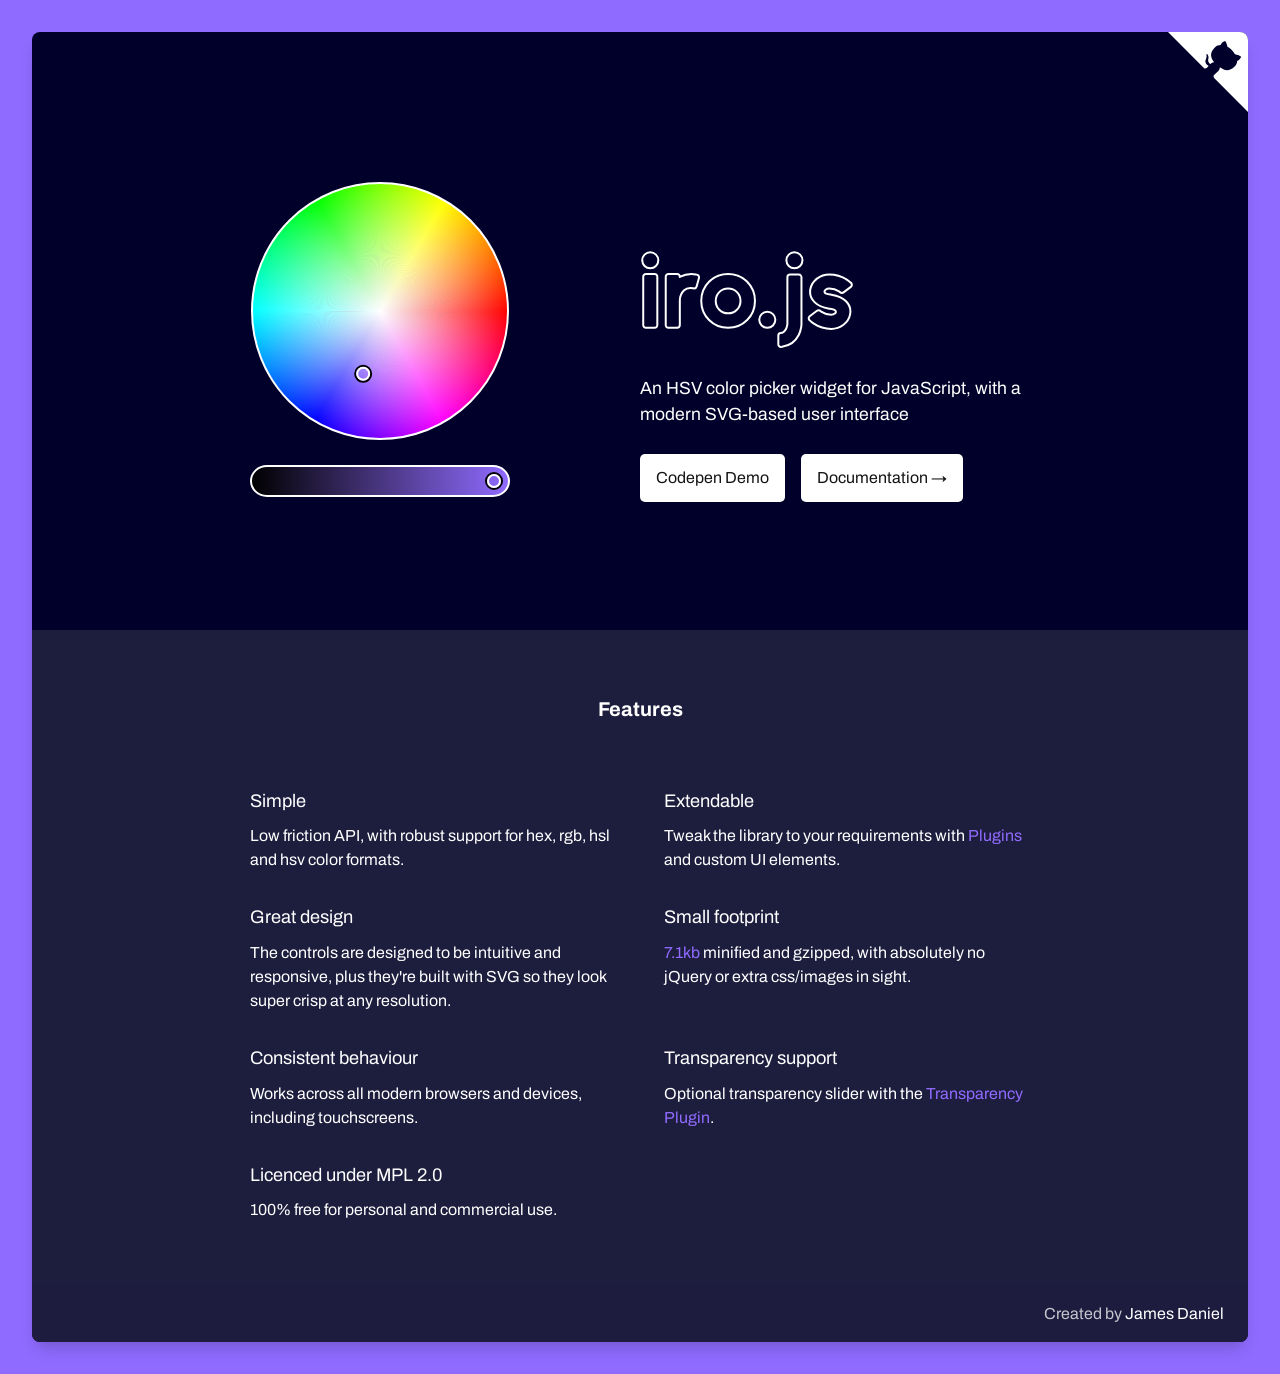
<file: index.html>
<!DOCTYPE html>
<html lang="en-US">
  <head>
    <meta charset="utf-8">
    <meta name="viewport" content="width=device-width,initial-scale=1">
    <title>iro.js</title>
    <meta name="description" content="An HSV color picker widget for JavaScript, with a modern SVG-based user interface">
    <link rel="icon" type="image/png" href="https://iro.js.org/assets/favicon.png?v=4">
  <meta name="twitter:card" content="summary_large_image">
  <meta property="og:type" content="website">
  <meta property="og:url" content="https://iro.js.org">
  <meta property="og:site_name" content="iro.js">
  <meta name="twitter:title" property="og:title" content="iro.js">
  <meta name="twitter:description" property="og:description" content="An HSV color picker widget for JavaScript, with a modern SVG-based user interface">
  <meta name="twitter:image" property="og:image" content="https://iro.js.org/assets/social.png">
  <meta name="twitter:image:width" property="og:image:width" content="800">
  <meta name="twitter:image:height" property="og:image:height" content="400">
    
    <link rel="preload" href="/assets/css/0.styles.011404db.css" as="style"><link rel="preload" href="/assets/js/app.963474a7.js" as="script"><link rel="prefetch" href="/assets/js/10.11a50fea.js"><link rel="prefetch" href="/assets/js/11.2411d5a8.js"><link rel="prefetch" href="/assets/js/12.0e6ae242.js"><link rel="prefetch" href="/assets/js/2.db370df3.js"><link rel="prefetch" href="/assets/js/3.f856b15b.js"><link rel="prefetch" href="/assets/js/4.0a1bdf28.js"><link rel="prefetch" href="/assets/js/5.7300db78.js"><link rel="prefetch" href="/assets/js/6.4fb3cd41.js"><link rel="prefetch" href="/assets/js/7.937e89c6.js"><link rel="prefetch" href="/assets/js/8.5c4d36a4.js"><link rel="prefetch" href="/assets/js/9.7cb41024.js">
    <link rel="stylesheet" href="/assets/css/0.styles.011404db.css">
  </head>
  <body>
    <div id="app" data-server-rendered="true"><div class="container no-sidebar"><!----> <div class="home"><div class="main"><div class="main__frame main__frame--left"></div> <div class="main__frame main__frame--right"></div> <div class="main__frame main__frame--top"></div> <div class="main__frame main__frame--bottom"></div> <div class="main__content"><a href="//github.com/jaames/iro.js" target="_blank" class="githubCorner"><svg xmlns="http://www.w3.org/2000/svg" viewBox="0 0 250 250" class="githubCorner__svg"><path d="M0 0l115 115h15l12 27 108 108V0z"></path><path d="M128 109c-15-9-9-19-9-19 3-7 2-11 2-11-1-7 3-2 3-2 4 5 2 11 2 11-3 10 5 15 9 16" class="octo-arm" style="-webkit-transform-origin:130px 106px;transform-origin:130px 106px;"></path><path d="M115 115s4 2 5 0l14-14c3-2 6-3 8-3-8-11-15-24 2-41 5-5 10-7 16-7 1-2 3-7 12-11 0 0 5 3 7 16 4 2 8 5 12 9s7 8 9 12c14 3 17 7 17 7-4 8-9 11-11 11 0 6-2 11-7 16-16 16-30 10-41 2 0 3-1 7-5 11l-12 11c-1 1 1 5 1 5z" class="octo-body"></path></svg></a> <div class="hero"><div class="hero__half intro"><svg xmlns="http://www.w3.org/2000/svg" viewBox="0 0 291 135" class="intro__logo logo"><g fill-rule="evenodd" transform="translate(3 3)"><path d="M10.866 21.787C4.865 21.787 0 16.91 0 10.894 0 4.877 4.865 0 10.866 0c6 0 10.866 4.877 10.866 10.894 0 6.016-4.865 10.893-10.866 10.893zm-9.508 76.53v-65.23a3.664 3.664 0 0 1 3.667-3.674h11.682a3.668 3.668 0 0 1 3.667 3.674v65.23a3.664 3.664 0 0 1-3.667 3.674H5.025a3.668 3.668 0 0 1-3.667-3.673zM31.747 98.361a3.669 3.669 0 0 0 3.666 3.676h11.683a3.664 3.664 0 0 0 3.666-3.657V64.953c0-6.005 2.213-10.077 5.832-13.555 2.954-2.839 6.785-3.542 11.677-2.791 1.352.207.733.13.733.13 1.97.448 3.999-.773 4.533-2.735l3.076-11.3a3.533 3.533 0 0 0-2.607-4.4s-.347-.122-1.74-.365c-8.314-1.445-14.947-.018-21.504 3.462v-.313a3.668 3.668 0 0 0-3.666-3.673H35.413a3.665 3.665 0 0 0-3.666 3.676v65.272zm47.947-32.59c0 20.287 16.02 36.357 36.258 36.357 20.239 0 36.272-16.072 36.272-36.358 0-20.362-15.843-36.357-36.265-36.357-20.421 0-36.265 15.995-36.265 36.357zm52.972 0c0 9.455-7.277 16.748-16.714 16.748-9.433 0-16.699-7.289-16.699-16.749 0-9.562 7.118-16.749 16.706-16.749s16.707 7.187 16.707 16.75z"></path><ellipse cx="168.869" cy="91.234" rx="10.866" ry="10.894"></ellipse><path d="M205.482 21.787c-6 0-10.866-4.877-10.866-10.893C194.616 4.877 199.481 0 205.482 0c6.001 0 10.866 4.877 10.866 10.894 0 6.016-4.865 10.893-10.866 10.893zm-9.507 74.894V33.897a3.667 3.667 0 0 1 3.666-3.667h11.682a3.664 3.664 0 0 1 3.667 3.667v62.784c0 .39-.018.934-.067 1.615a36.216 36.216 0 0 1-.402 3.356c-.57 3.431-1.602 6.878-3.251 10.185-4.288 8.598-11.852 14.423-22.398 15.832-1.636.219-1.464.142-1.464.142-2.019.12-3.658-1.457-3.658-3.487v-11.712c0-2.034 1.46-3.676 3.26-3.676 2.58 0 5.866-2.845 7.252-5.624.727-1.459 1.224-3.118 1.502-4.794.098-.588.16-1.123.21-1.837zM281.637 41.317c-1.694-1.694-3.154-2.815-5.482-4.358C269.591 32.61 261.67 30 252.525 30 240.195 30 229.1 38.508 227 49.703c-1.198 6.39.758 12.78 5.592 17.642 4.527 4.552 11.232 7.485 19.814 8.837 4.892.77 7.588 1.07 8.539 2.703.95 1.634.244 3.068-.88 3.933a7.969 7.969 0 0 1-4.825 1.65c-5.072 0-9.36-1.454-12.98-3.894a23.084 23.084 0 0 1-.704-.493c-.344-.25-.445-.378-.445-.378-1.5-1.362-4.025-1.478-5.646-.255l-9.337 7.045c-1.619 1.221-1.85 3.448-.49 4.944 0 0-.582-.568.515.534 1.706 1.714 3.173 2.858 5.498 4.425 6.609 4.454 14.52 7.136 23.59 7.136 12.21 0 23.263-8.515 25.412-19.653 1.233-6.388-.68-12.788-5.493-17.665-4.51-4.571-11.21-7.51-19.802-8.864-4.903-.773-7.86-1.07-8.81-2.703-.951-1.634-.091-3.068 1.02-3.92a8.186 8.186 0 0 1 4.956-1.663c5.235 0 9.564 1.425 13.144 3.798.313.208.614.419.902.631.836.617.092.07.092.07 1.498 1.36 4.022 1.478 5.646.258l9.348-7.03c1.62-1.218 1.854-3.445.495-4.941 0 0 .58.563-.515-.533z"></path></g></svg> <h3 class="intro__sub">An HSV color picker widget for JavaScript, with a modern SVG-based user interface</h3> <div class="intro__buttons"><a href="//codepen.io/rakujira/pen/WZOeNq?editors=0010" target="_blank" class="button button--invert">Codepen Demo</a> <a href="/introduction.html" class="button button--invert">Documentation →</a></div></div> <div class="hero__half demo"><div></div></div></div> <div class="features"><h3 class="features__title">Features</h3> <ul class="features__list"><li class="features__item"><h4>Simple</h4> <p>Low friction API, with robust support for hex, rgb, hsl and hsv color formats.</p></li> <li class="features__item"><h4>Extendable</h4> <p>Tweak the library to your requirements with <a href="/plugins.html">Plugins</a> and custom UI elements.</p></li> <li class="features__item"><h4>Great design</h4> <p>The controls are designed to be intuitive and responsive, plus they're built with SVG so they look super crisp at any resolution.</p></li> <li class="features__item"><h4>Small footprint</h4> <p><a href="https://bundlephobia.com/result?p=@jaames/iro" target="blank">7.1kb</a> minified and gzipped, with absolutely no jQuery or extra css/images in sight.</p></li> <li class="features__item"><h4>Consistent behaviour</h4> <p>Works across all modern browsers and devices, including touchscreens.</p></li> <li class="features__item"><h4>Transparency support</h4> <p>Optional transparency slider with the <a href="https://github.com/jaames/iro-transparency-plugin" target="blank">Transparency Plugin</a>.</p></li> <li class="features__item"><h4>Licenced under MPL 2.0</h4> <p>100% free for personal and commercial use.</p></li></ul></div> <div class="main__foot">Created by <a href="//jamesdaniel.dev">James Daniel</a></div></div></div></div> <!----></div></div>
    <script src="/assets/js/app.963474a7.js" defer></script>
  </body>
</html>
</file>
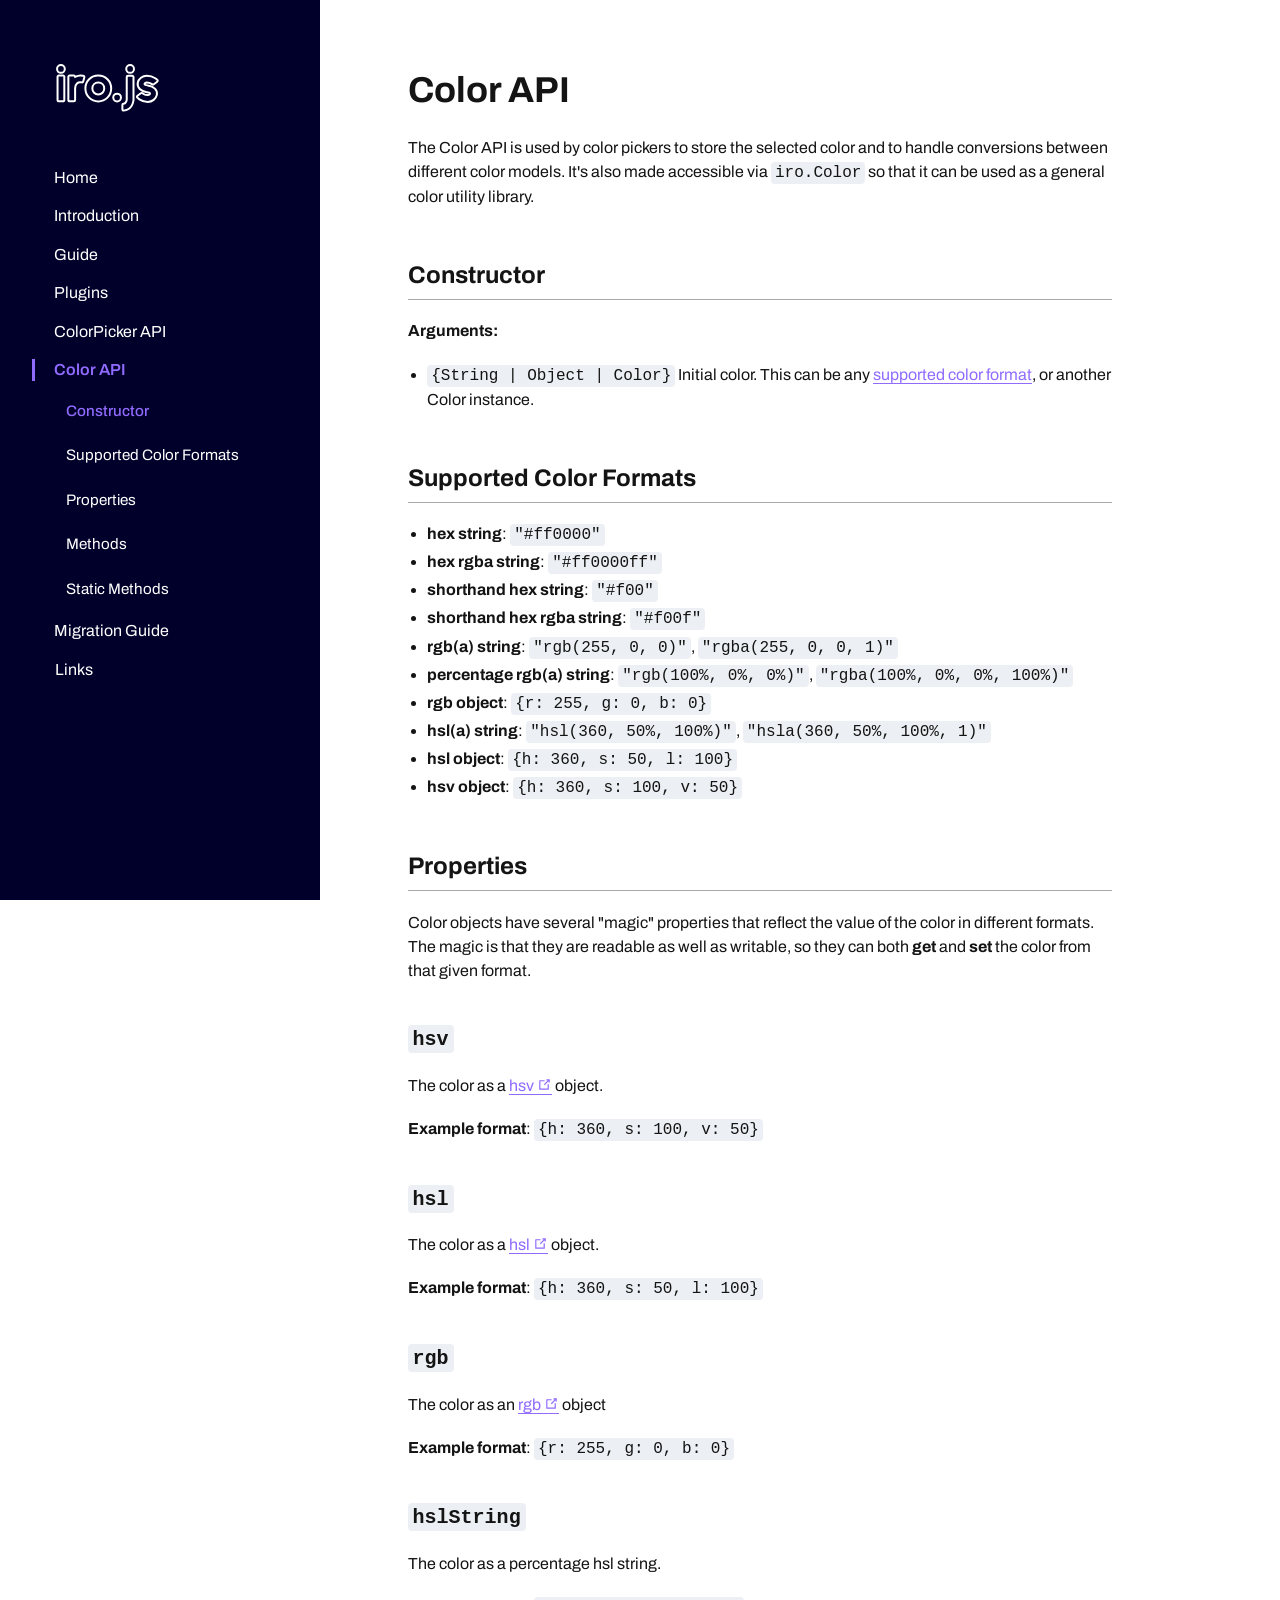
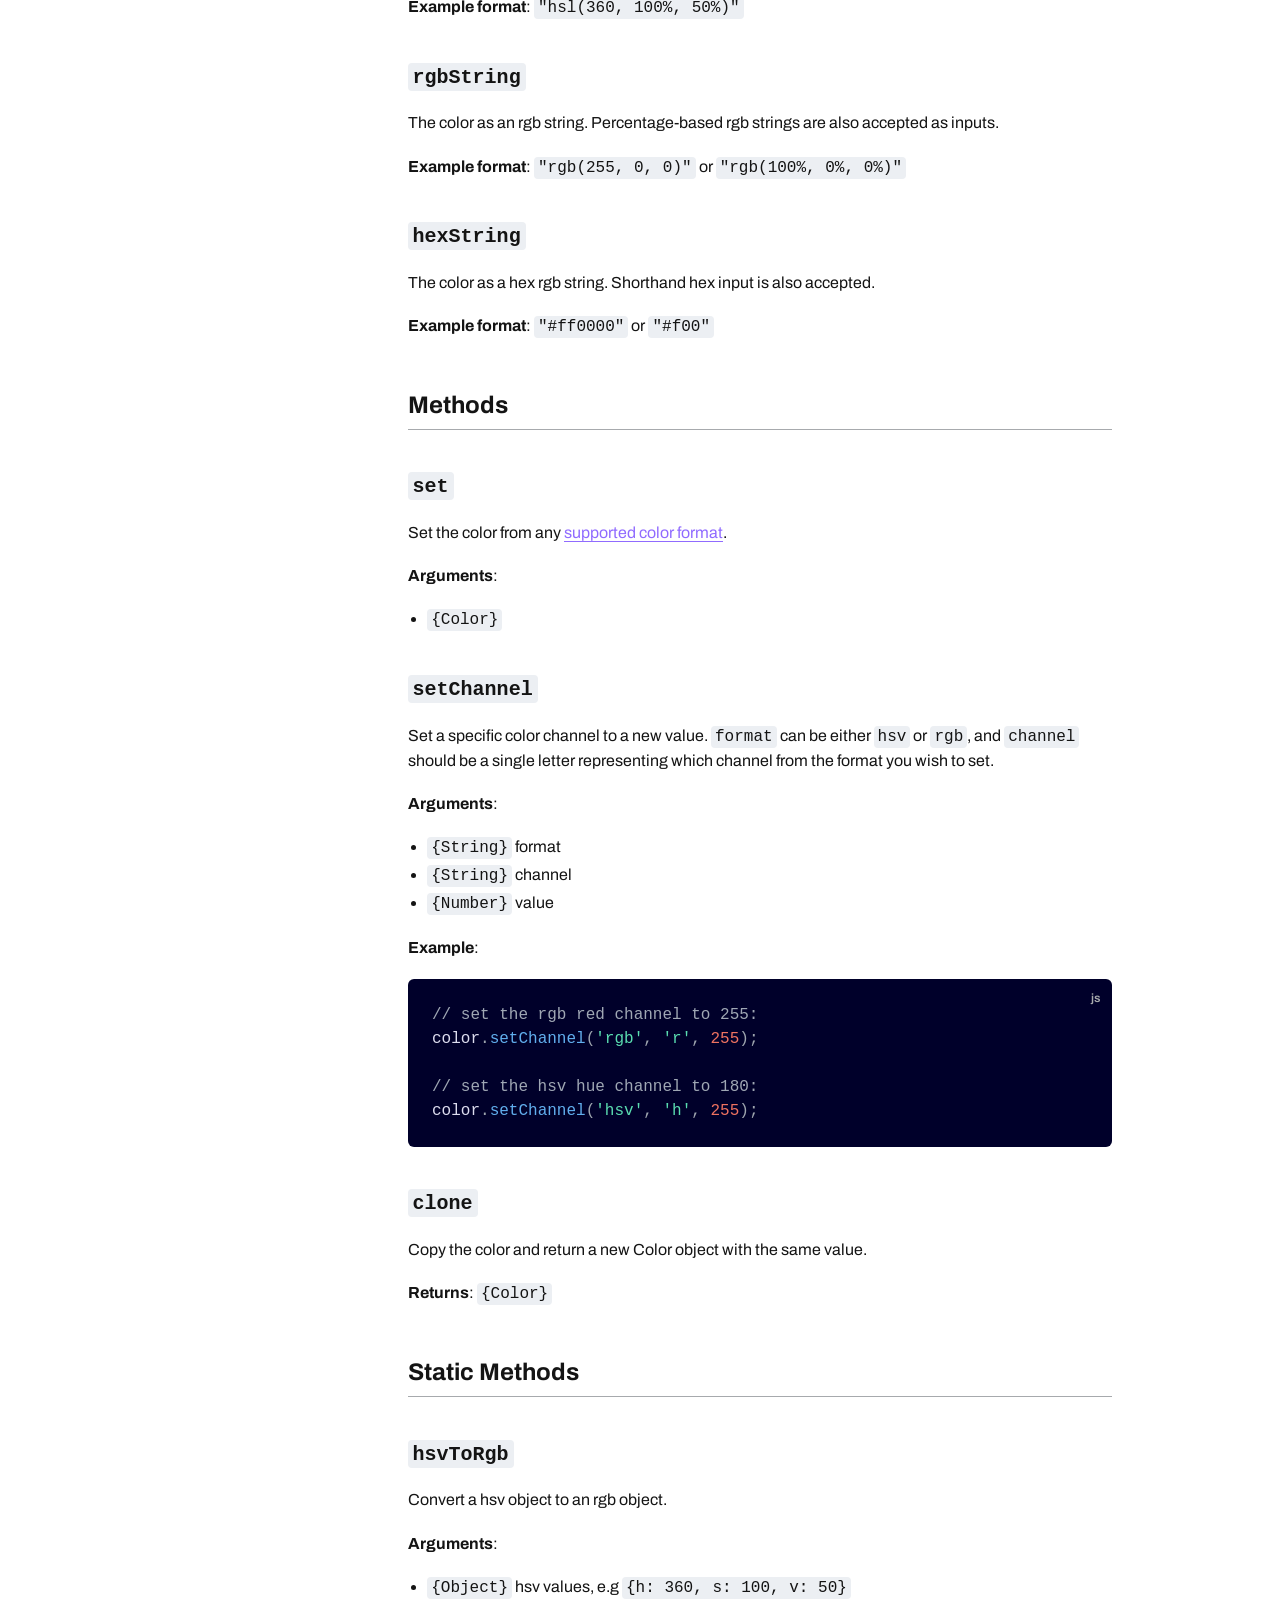
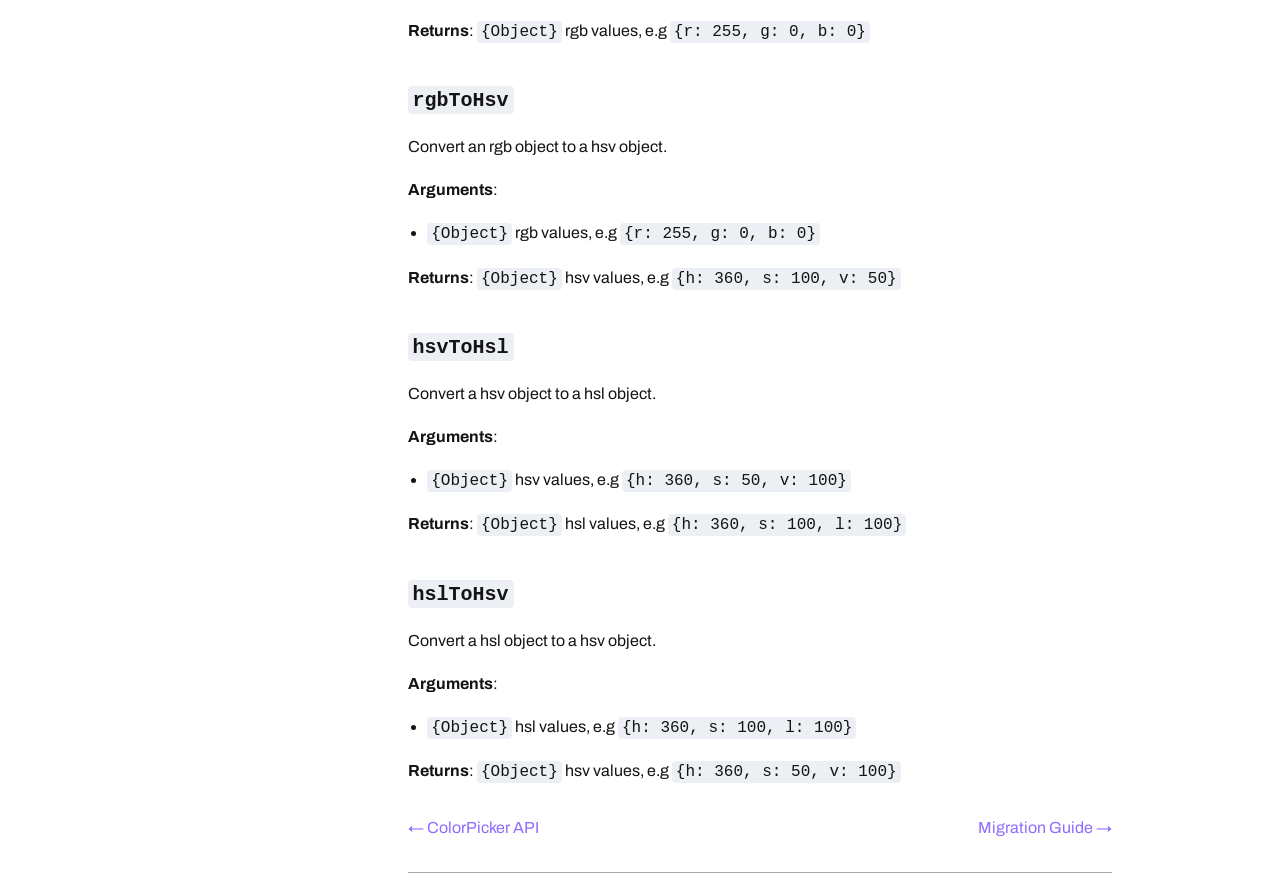
<file: color_api.html>
<!DOCTYPE html>
<html lang="en-US">
  <head>
    <meta charset="utf-8">
    <meta name="viewport" content="width=device-width,initial-scale=1">
    <title>Color API | iro.js</title>
    <meta name="description" content="An HSV color picker widget for JavaScript, with a modern SVG-based user interface">
    <link rel="icon" type="image/png" href="https://iro.js.org/assets/favicon.png?v=4">
  <meta name="twitter:card" content="summary_large_image">
  <meta property="og:type" content="website">
  <meta property="og:url" content="https://iro.js.org">
  <meta property="og:site_name" content="iro.js">
  <meta name="twitter:title" property="og:title" content="iro.js">
  <meta name="twitter:description" property="og:description" content="An HSV color picker widget for JavaScript, with a modern SVG-based user interface">
  <meta name="twitter:image" property="og:image" content="https://iro.js.org/assets/social.png">
  <meta name="twitter:image:width" property="og:image:width" content="800">
  <meta name="twitter:image:height" property="og:image:height" content="400">
    
    <link rel="preload" href="/assets/css/0.styles.011404db.css" as="style"><link rel="preload" href="/assets/js/app.963474a7.js" as="script"><link rel="preload" href="/assets/js/5.7300db78.js" as="script"><link rel="prefetch" href="/assets/js/10.11a50fea.js"><link rel="prefetch" href="/assets/js/11.2411d5a8.js"><link rel="prefetch" href="/assets/js/12.0e6ae242.js"><link rel="prefetch" href="/assets/js/2.db370df3.js"><link rel="prefetch" href="/assets/js/3.f856b15b.js"><link rel="prefetch" href="/assets/js/4.0a1bdf28.js"><link rel="prefetch" href="/assets/js/6.4fb3cd41.js"><link rel="prefetch" href="/assets/js/7.937e89c6.js"><link rel="prefetch" href="/assets/js/8.5c4d36a4.js"><link rel="prefetch" href="/assets/js/9.7cb41024.js">
    <link rel="stylesheet" href="/assets/css/0.styles.011404db.css">
  </head>
  <body>
    <div id="app" data-server-rendered="true"><div class="container"><div class="sidebar"><div class="sidebar__head"><div class="sidebar__toggle"><span class="menuIcon"></span></div> <svg xmlns="http://www.w3.org/2000/svg" viewBox="0 0 291 135" class="logo"><g fill-rule="evenodd" transform="translate(3 3)"><path d="M10.866 21.787C4.865 21.787 0 16.91 0 10.894 0 4.877 4.865 0 10.866 0c6 0 10.866 4.877 10.866 10.894 0 6.016-4.865 10.893-10.866 10.893zm-9.508 76.53v-65.23a3.664 3.664 0 0 1 3.667-3.674h11.682a3.668 3.668 0 0 1 3.667 3.674v65.23a3.664 3.664 0 0 1-3.667 3.674H5.025a3.668 3.668 0 0 1-3.667-3.673zM31.747 98.361a3.669 3.669 0 0 0 3.666 3.676h11.683a3.664 3.664 0 0 0 3.666-3.657V64.953c0-6.005 2.213-10.077 5.832-13.555 2.954-2.839 6.785-3.542 11.677-2.791 1.352.207.733.13.733.13 1.97.448 3.999-.773 4.533-2.735l3.076-11.3a3.533 3.533 0 0 0-2.607-4.4s-.347-.122-1.74-.365c-8.314-1.445-14.947-.018-21.504 3.462v-.313a3.668 3.668 0 0 0-3.666-3.673H35.413a3.665 3.665 0 0 0-3.666 3.676v65.272zm47.947-32.59c0 20.287 16.02 36.357 36.258 36.357 20.239 0 36.272-16.072 36.272-36.358 0-20.362-15.843-36.357-36.265-36.357-20.421 0-36.265 15.995-36.265 36.357zm52.972 0c0 9.455-7.277 16.748-16.714 16.748-9.433 0-16.699-7.289-16.699-16.749 0-9.562 7.118-16.749 16.706-16.749s16.707 7.187 16.707 16.75z"></path><ellipse cx="168.869" cy="91.234" rx="10.866" ry="10.894"></ellipse><path d="M205.482 21.787c-6 0-10.866-4.877-10.866-10.893C194.616 4.877 199.481 0 205.482 0c6.001 0 10.866 4.877 10.866 10.894 0 6.016-4.865 10.893-10.866 10.893zm-9.507 74.894V33.897a3.667 3.667 0 0 1 3.666-3.667h11.682a3.664 3.664 0 0 1 3.667 3.667v62.784c0 .39-.018.934-.067 1.615a36.216 36.216 0 0 1-.402 3.356c-.57 3.431-1.602 6.878-3.251 10.185-4.288 8.598-11.852 14.423-22.398 15.832-1.636.219-1.464.142-1.464.142-2.019.12-3.658-1.457-3.658-3.487v-11.712c0-2.034 1.46-3.676 3.26-3.676 2.58 0 5.866-2.845 7.252-5.624.727-1.459 1.224-3.118 1.502-4.794.098-.588.16-1.123.21-1.837zM281.637 41.317c-1.694-1.694-3.154-2.815-5.482-4.358C269.591 32.61 261.67 30 252.525 30 240.195 30 229.1 38.508 227 49.703c-1.198 6.39.758 12.78 5.592 17.642 4.527 4.552 11.232 7.485 19.814 8.837 4.892.77 7.588 1.07 8.539 2.703.95 1.634.244 3.068-.88 3.933a7.969 7.969 0 0 1-4.825 1.65c-5.072 0-9.36-1.454-12.98-3.894a23.084 23.084 0 0 1-.704-.493c-.344-.25-.445-.378-.445-.378-1.5-1.362-4.025-1.478-5.646-.255l-9.337 7.045c-1.619 1.221-1.85 3.448-.49 4.944 0 0-.582-.568.515.534 1.706 1.714 3.173 2.858 5.498 4.425 6.609 4.454 14.52 7.136 23.59 7.136 12.21 0 23.263-8.515 25.412-19.653 1.233-6.388-.68-12.788-5.493-17.665-4.51-4.571-11.21-7.51-19.802-8.864-4.903-.773-7.86-1.07-8.81-2.703-.951-1.634-.091-3.068 1.02-3.92a8.186 8.186 0 0 1 4.956-1.663c5.235 0 9.564 1.425 13.144 3.798.313.208.614.419.902.631.836.617.092.07.092.07 1.498 1.36 4.022 1.478 5.646.258l9.348-7.03c1.62-1.218 1.854-3.445.495-4.941 0 0 .58.563-.515-.533z"></path></g></svg></div> <div class="sidebar__body"><ul class="sidebar__inks"><li><a href="/" class="sidebar-link">Home</a></li><li><a href="/introduction.html" class="sidebar-link">Introduction</a></li><li><a href="/guide.html" class="sidebar-link">Guide</a></li><li><a href="/plugins.html" class="sidebar-link">Plugins</a></li><li><a href="/colorPicker_api.html" class="sidebar-link">ColorPicker API</a></li><li><a href="/color_api.html" class="active sidebar-link">Color API</a><ul class="sidebar-sub-headers"><li class="sidebar-sub-header"><a href="/color_api.html#constructor" class="sidebar-link">Constructor</a></li><li class="sidebar-sub-header"><a href="/color_api.html#supported-color-formats" class="sidebar-link">Supported Color Formats</a></li><li class="sidebar-sub-header"><a href="/color_api.html#properties" class="sidebar-link">Properties</a></li><li class="sidebar-sub-header"><a href="/color_api.html#methods" class="sidebar-link">Methods</a></li><li class="sidebar-sub-header"><a href="/color_api.html#static-methods" class="sidebar-link">Static Methods</a></li></ul></li><li><a href="/migrating.html" class="sidebar-link">Migration Guide</a></li><li><div class="sidebar-group collapsable"><p class="sidebar-heading"><span>Links</span></p> <!----></div></li></ul></div></div> <div class="page"> <h1 class="title">Color API</h1> <div class="content markdown"><p>The Color API is used by color pickers to store the selected color and to handle conversions between different color models. It's also made accessible via <code>iro.Color</code> so that it can be used as a general color utility library.</p> <h2 id="constructor"><a href="#constructor" aria-hidden="true" class="header-anchor">#</a> Constructor</h2> <p><strong>Arguments:</strong></p> <ul><li><code>{String | Object | Color}</code> Initial color. This can be any <a href="#supported-color-formats">supported color format</a>, or another Color instance.</li></ul> <h2 id="supported-color-formats"><a href="#supported-color-formats" aria-hidden="true" class="header-anchor">#</a> Supported Color Formats</h2> <ul><li><strong>hex string</strong>: <code>&quot;#ff0000&quot;</code></li> <li><strong>hex rgba string</strong>: <code>&quot;#ff0000ff&quot;</code></li> <li><strong>shorthand hex string</strong>: <code>&quot;#f00&quot;</code></li> <li><strong>shorthand hex rgba string</strong>: <code>&quot;#f00f&quot;</code></li> <li><strong>rgb(a) string</strong>: <code>&quot;rgb(255, 0, 0)&quot;</code>, <code>&quot;rgba(255, 0, 0, 1)&quot;</code></li> <li><strong>percentage rgb(a) string</strong>: <code>&quot;rgb(100%, 0%, 0%)&quot;</code>, <code>&quot;rgba(100%, 0%, 0%, 100%)&quot;</code></li> <li><strong>rgb object</strong>: <code>{r: 255, g: 0, b: 0}</code></li> <li><strong>hsl(a) string</strong>: <code>&quot;hsl(360, 50%, 100%)&quot;</code>, <code>&quot;hsla(360, 50%, 100%, 1)&quot;</code></li> <li><strong>hsl object</strong>: <code>{h: 360, s: 50, l: 100}</code></li> <li><strong>hsv object</strong>: <code>{h: 360, s: 100, v: 50}</code></li></ul> <h2 id="properties"><a href="#properties" aria-hidden="true" class="header-anchor">#</a> Properties</h2> <p>Color objects have several &quot;magic&quot; properties that reflect the value of the color in different formats. The magic is that they are readable as well as writable, so they can both <strong>get</strong> and <strong>set</strong> the color from that given format.</p> <h3 id="hsv"><a href="#hsv" aria-hidden="true" class="header-anchor">#</a> <code>hsv</code></h3> <p>The color as a <a href="https://www.wikiwand.com/en/HSL_and_HSV" target="_blank" rel="noopener noreferrer">hsv<svg xmlns="http://www.w3.org/2000/svg" aria-hidden="true" x="0px" y="0px" viewBox="0 0 100 100" width="15" height="15" class="icon outbound"><path fill="currentColor" d="M18.8,85.1h56l0,0c2.2,0,4-1.8,4-4v-32h-8v28h-48v-48h28v-8h-32l0,0c-2.2,0-4,1.8-4,4v56C14.8,83.3,16.6,85.1,18.8,85.1z"></path> <polygon fill="currentColor" points="45.7,48.7 51.3,54.3 77.2,28.5 77.2,37.2 85.2,37.2 85.2,14.9 62.8,14.9 62.8,22.9 71.5,22.9"></polygon></svg></a> object.</p> <p><strong>Example format</strong>: <code>{h: 360, s: 100, v: 50}</code></p> <h3 id="hsl"><a href="#hsl" aria-hidden="true" class="header-anchor">#</a> <code>hsl</code></h3> <p>The color as a <a href="https://www.wikiwand.com/en/HSL_and_HSV" target="_blank" rel="noopener noreferrer">hsl<svg xmlns="http://www.w3.org/2000/svg" aria-hidden="true" x="0px" y="0px" viewBox="0 0 100 100" width="15" height="15" class="icon outbound"><path fill="currentColor" d="M18.8,85.1h56l0,0c2.2,0,4-1.8,4-4v-32h-8v28h-48v-48h28v-8h-32l0,0c-2.2,0-4,1.8-4,4v56C14.8,83.3,16.6,85.1,18.8,85.1z"></path> <polygon fill="currentColor" points="45.7,48.7 51.3,54.3 77.2,28.5 77.2,37.2 85.2,37.2 85.2,14.9 62.8,14.9 62.8,22.9 71.5,22.9"></polygon></svg></a> object.</p> <p><strong>Example format</strong>: <code>{h: 360, s: 50, l: 100}</code></p> <h3 id="rgb"><a href="#rgb" aria-hidden="true" class="header-anchor">#</a> <code>rgb</code></h3> <p>The color as an <a href="https://www.wikiwand.com/en/RGB_color_model" target="_blank" rel="noopener noreferrer">rgb<svg xmlns="http://www.w3.org/2000/svg" aria-hidden="true" x="0px" y="0px" viewBox="0 0 100 100" width="15" height="15" class="icon outbound"><path fill="currentColor" d="M18.8,85.1h56l0,0c2.2,0,4-1.8,4-4v-32h-8v28h-48v-48h28v-8h-32l0,0c-2.2,0-4,1.8-4,4v56C14.8,83.3,16.6,85.1,18.8,85.1z"></path> <polygon fill="currentColor" points="45.7,48.7 51.3,54.3 77.2,28.5 77.2,37.2 85.2,37.2 85.2,14.9 62.8,14.9 62.8,22.9 71.5,22.9"></polygon></svg></a> object</p> <p><strong>Example format</strong>: <code>{r: 255, g: 0, b: 0}</code></p> <h3 id="hslstring"><a href="#hslstring" aria-hidden="true" class="header-anchor">#</a> <code>hslString</code></h3> <p>The color as a percentage hsl string.</p> <p><strong>Example format</strong>: <code>&quot;hsl(360, 100%, 50%)&quot;</code></p> <h3 id="rgbstring"><a href="#rgbstring" aria-hidden="true" class="header-anchor">#</a> <code>rgbString</code></h3> <p>The color as an rgb string. Percentage-based rgb strings are also accepted as inputs.</p> <p><strong>Example format</strong>: <code>&quot;rgb(255, 0, 0)&quot;</code> or <code>&quot;rgb(100%, 0%, 0%)&quot;</code></p> <h3 id="hexstring"><a href="#hexstring" aria-hidden="true" class="header-anchor">#</a> <code>hexString</code></h3> <p>The color as a hex rgb string. Shorthand hex input is also accepted.</p> <p><strong>Example format</strong>: <code>&quot;#ff0000&quot;</code> or <code>&quot;#f00&quot;</code></p> <h2 id="methods"><a href="#methods" aria-hidden="true" class="header-anchor">#</a> Methods</h2> <h3 id="set"><a href="#set" aria-hidden="true" class="header-anchor">#</a> <code>set</code></h3> <p>Set the color from any <a href="#supported-color-formats">supported color format</a>.</p> <p><strong>Arguments</strong>:</p> <ul><li><code>{Color}</code></li></ul> <h3 id="setchannel"><a href="#setchannel" aria-hidden="true" class="header-anchor">#</a> <code>setChannel</code></h3> <p>Set a specific color channel to a new value. <code>format</code> can be either <code>hsv</code> or <code>rgb</code>, and <code>channel</code> should be a single letter representing which channel from the format you wish to set.</p> <p><strong>Arguments</strong>:</p> <ul><li><code>{String}</code> format</li> <li><code>{String}</code> channel</li> <li><code>{Number}</code> value</li></ul> <p><strong>Example</strong>:</p> <div class="language-js extra-class"><pre class="language-js"><code><span class="token comment">// set the rgb red channel to 255:</span>
color<span class="token punctuation">.</span><span class="token function">setChannel</span><span class="token punctuation">(</span><span class="token string">'rgb'</span><span class="token punctuation">,</span> <span class="token string">'r'</span><span class="token punctuation">,</span> <span class="token number">255</span><span class="token punctuation">)</span><span class="token punctuation">;</span>

<span class="token comment">// set the hsv hue channel to 180:</span>
color<span class="token punctuation">.</span><span class="token function">setChannel</span><span class="token punctuation">(</span><span class="token string">'hsv'</span><span class="token punctuation">,</span> <span class="token string">'h'</span><span class="token punctuation">,</span> <span class="token number">255</span><span class="token punctuation">)</span><span class="token punctuation">;</span>
</code></pre></div><h3 id="clone"><a href="#clone" aria-hidden="true" class="header-anchor">#</a> <code>clone</code></h3> <p>Copy the color and return a new Color object with the same value.</p> <p><strong>Returns</strong>: <code>{Color}</code></p> <h2 id="static-methods"><a href="#static-methods" aria-hidden="true" class="header-anchor">#</a> Static Methods</h2> <h3 id="hsvtorgb"><a href="#hsvtorgb" aria-hidden="true" class="header-anchor">#</a> <code>hsvToRgb</code></h3> <p>Convert a hsv object to an rgb object.</p> <p><strong>Arguments</strong>:</p> <ul><li><code>{Object}</code> hsv values, e.g <code>{h: 360, s: 100, v: 50}</code></li></ul> <p><strong>Returns</strong>: <code>{Object}</code> rgb values, e.g <code>{r: 255, g: 0, b: 0}</code></p> <h3 id="rgbtohsv"><a href="#rgbtohsv" aria-hidden="true" class="header-anchor">#</a> <code>rgbToHsv</code></h3> <p>Convert an rgb object to a hsv object.</p> <p><strong>Arguments</strong>:</p> <ul><li><code>{Object}</code> rgb values, e.g <code>{r: 255, g: 0, b: 0}</code></li></ul> <p><strong>Returns</strong>: <code>{Object}</code> hsv values, e.g <code>{h: 360, s: 100, v: 50}</code></p> <h3 id="hsvtohsl"><a href="#hsvtohsl" aria-hidden="true" class="header-anchor">#</a> <code>hsvToHsl</code></h3> <p>Convert a hsv object to a hsl object.</p> <p><strong>Arguments</strong>:</p> <ul><li><code>{Object}</code> hsv values, e.g <code>{h: 360, s: 50, v: 100}</code></li></ul> <p><strong>Returns</strong>: <code>{Object}</code> hsl values, e.g <code>{h: 360, s: 100, l: 100}</code></p> <h3 id="hsltohsv"><a href="#hsltohsv" aria-hidden="true" class="header-anchor">#</a> <code>hslToHsv</code></h3> <p>Convert a hsl object to a hsv object.</p> <p><strong>Arguments</strong>:</p> <ul><li><code>{Object}</code> hsl values, e.g <code>{h: 360, s: 100, l: 100}</code></li></ul> <p><strong>Returns</strong>: <code>{Object}</code> hsv values, e.g <code>{h: 360, s: 50, v: 100}</code></p></div> <div class="pageNav"><a href="/colorPicker_api.html" class="pageNav__prev">
      ← ColorPicker API
    </a> <a href="/migrating.html" class="pageNav__next">
      Migration Guide →
    </a></div> <div class="pageFooter">
    Caught a mistake or want to contribute to the documentation?
    <a href="https://github.com/jaames/iro.js/edit/master/docs/color_api.md" target="_blank" rel="noopener noreferrer">
      Edit this page on GitHub<svg xmlns="http://www.w3.org/2000/svg" aria-hidden="true" x="0px" y="0px" viewBox="0 0 100 100" width="15" height="15" class="icon outbound"><path fill="currentColor" d="M18.8,85.1h56l0,0c2.2,0,4-1.8,4-4v-32h-8v28h-48v-48h28v-8h-32l0,0c-2.2,0-4,1.8-4,4v56C14.8,83.3,16.6,85.1,18.8,85.1z"></path> <polygon fill="currentColor" points="45.7,48.7 51.3,54.3 77.2,28.5 77.2,37.2 85.2,37.2 85.2,14.9 62.8,14.9 62.8,22.9 71.5,22.9"></polygon></svg></a></div> </div> <!----></div></div>
    <script src="/assets/js/5.7300db78.js" defer></script><script src="/assets/js/app.963474a7.js" defer></script>
  </body>
</html>
</file>
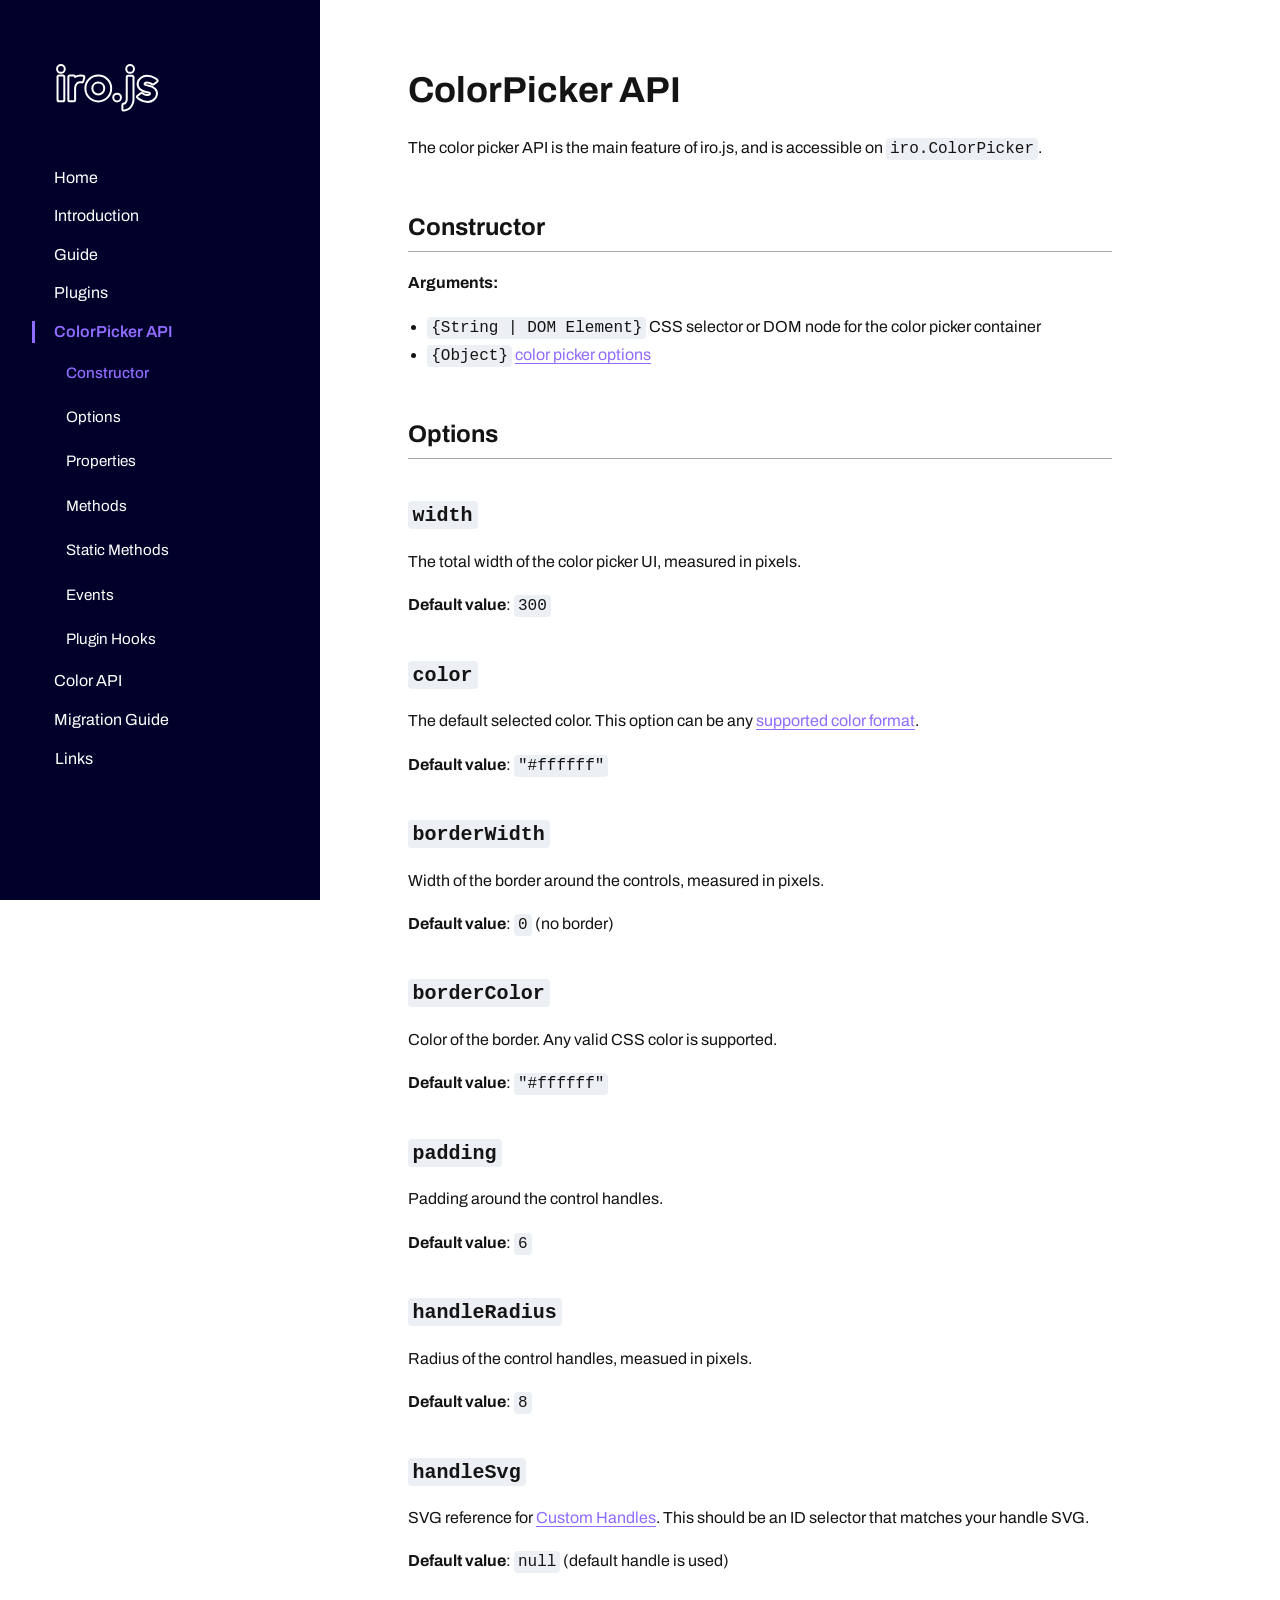
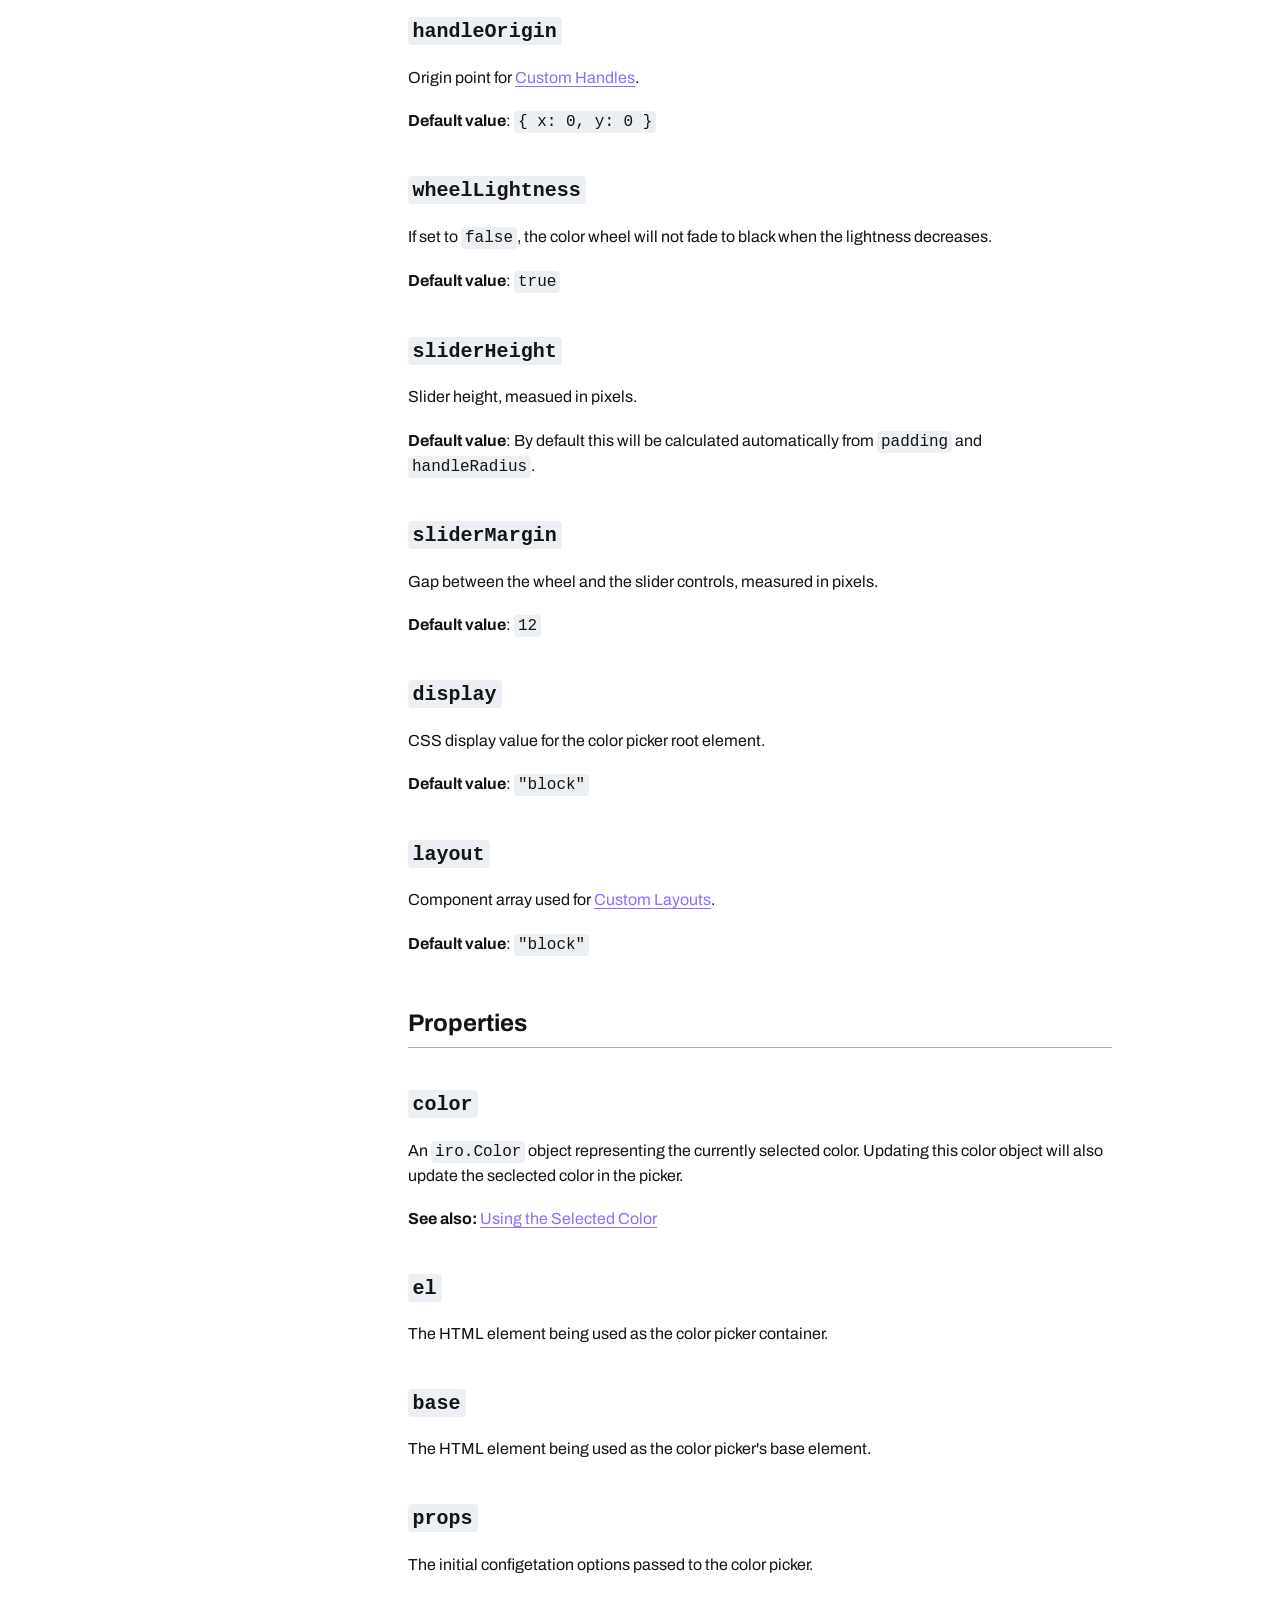
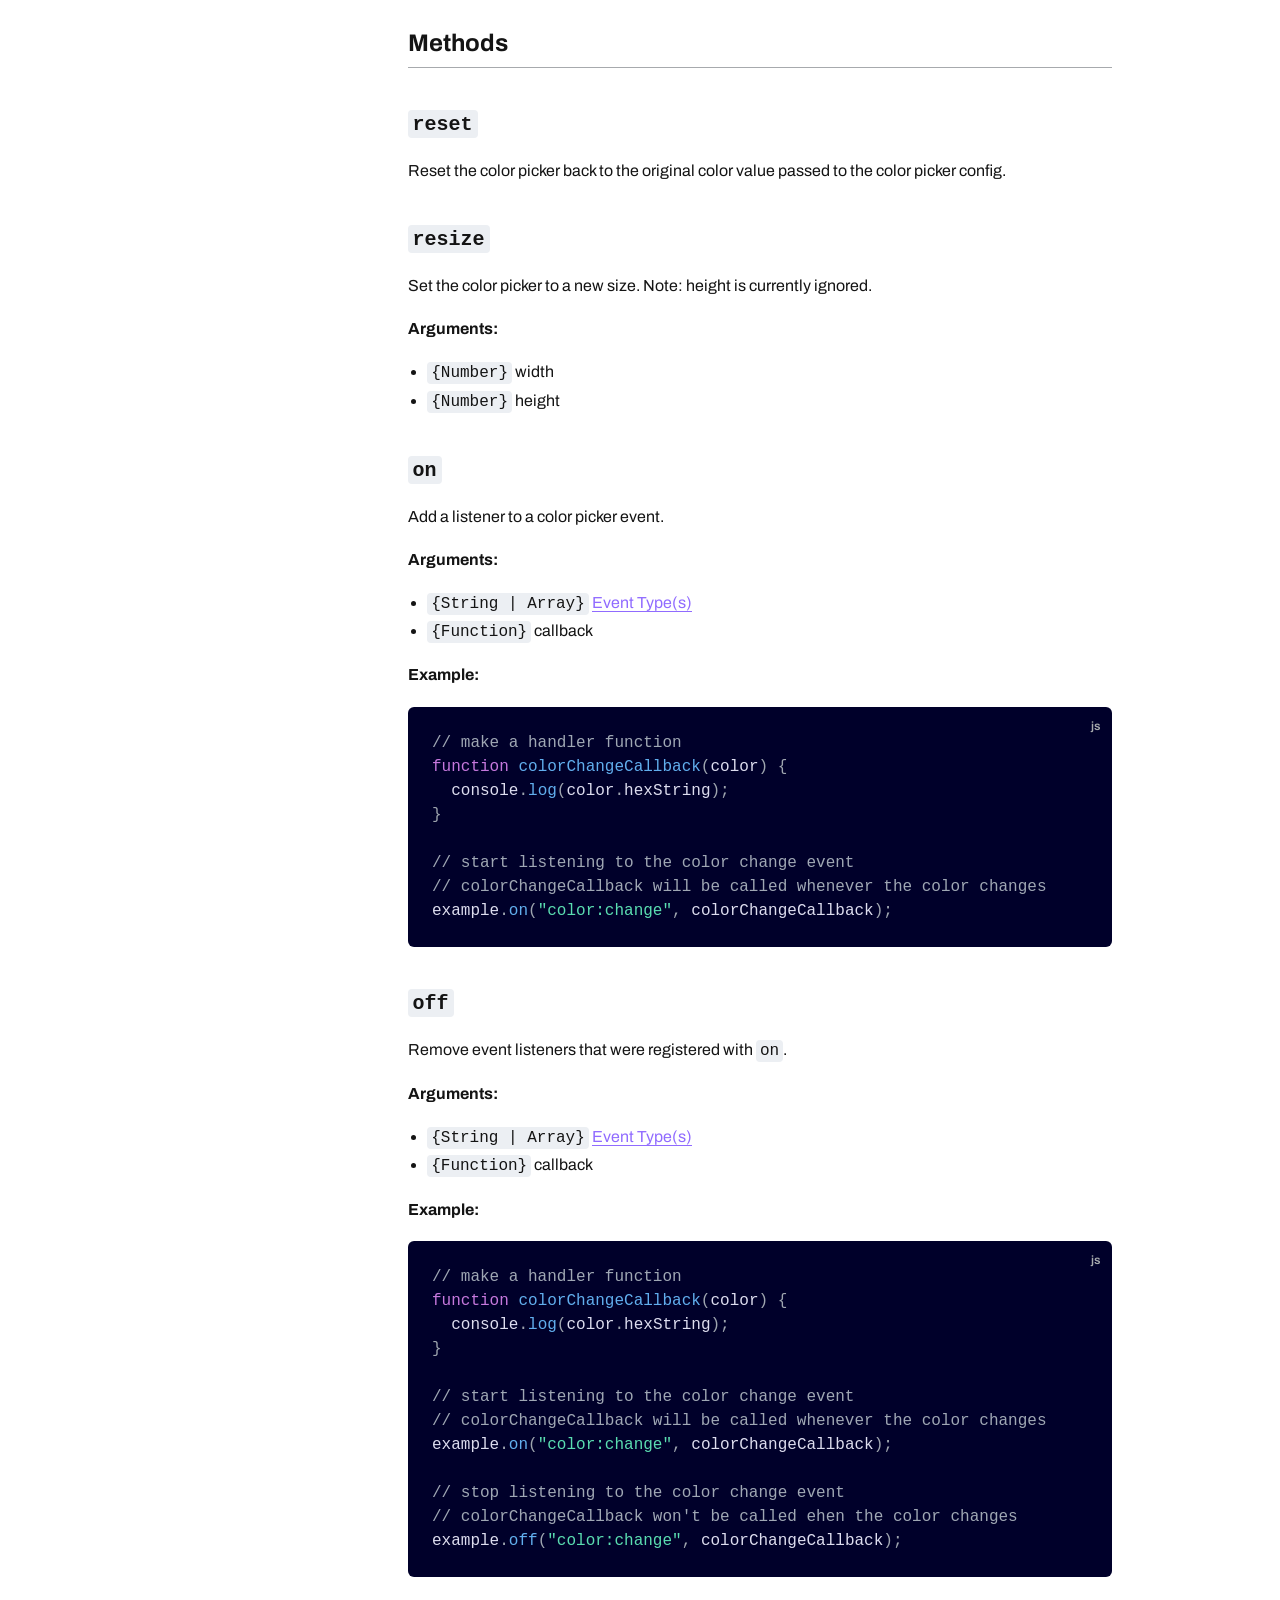
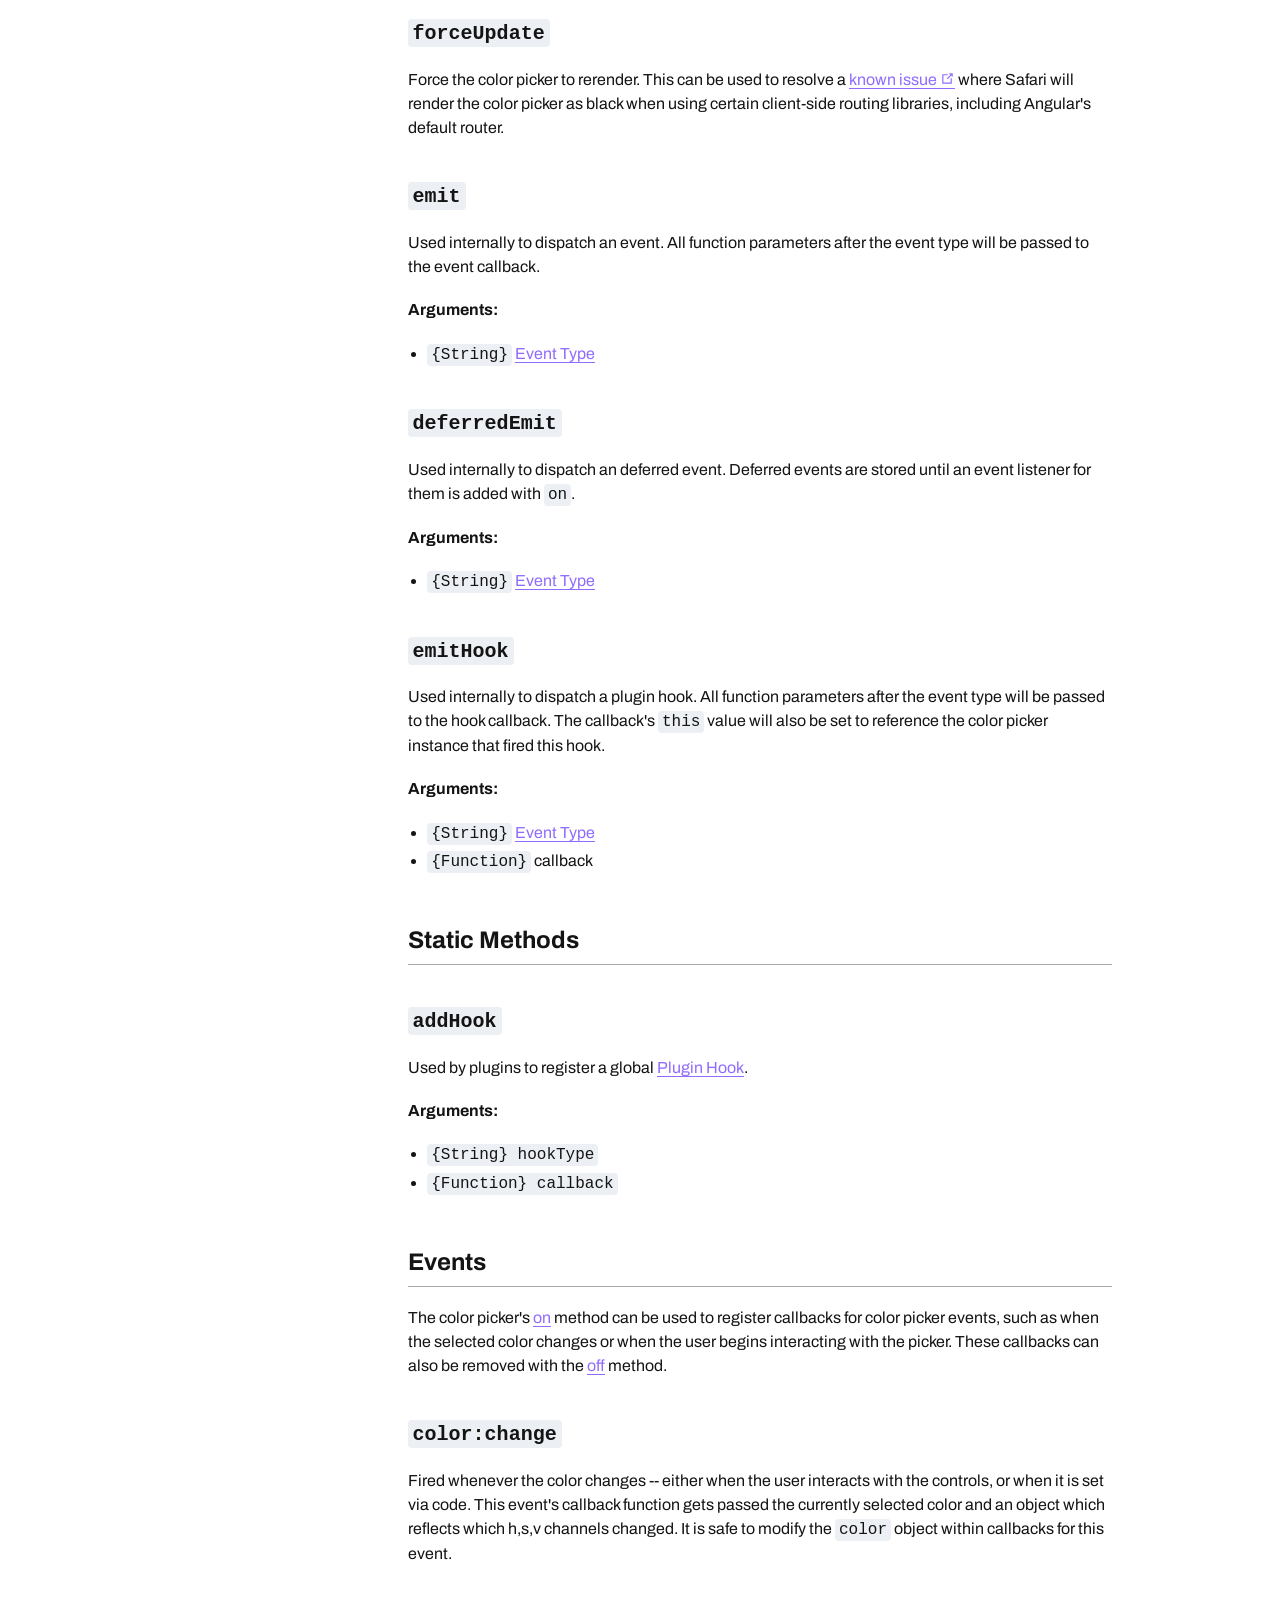
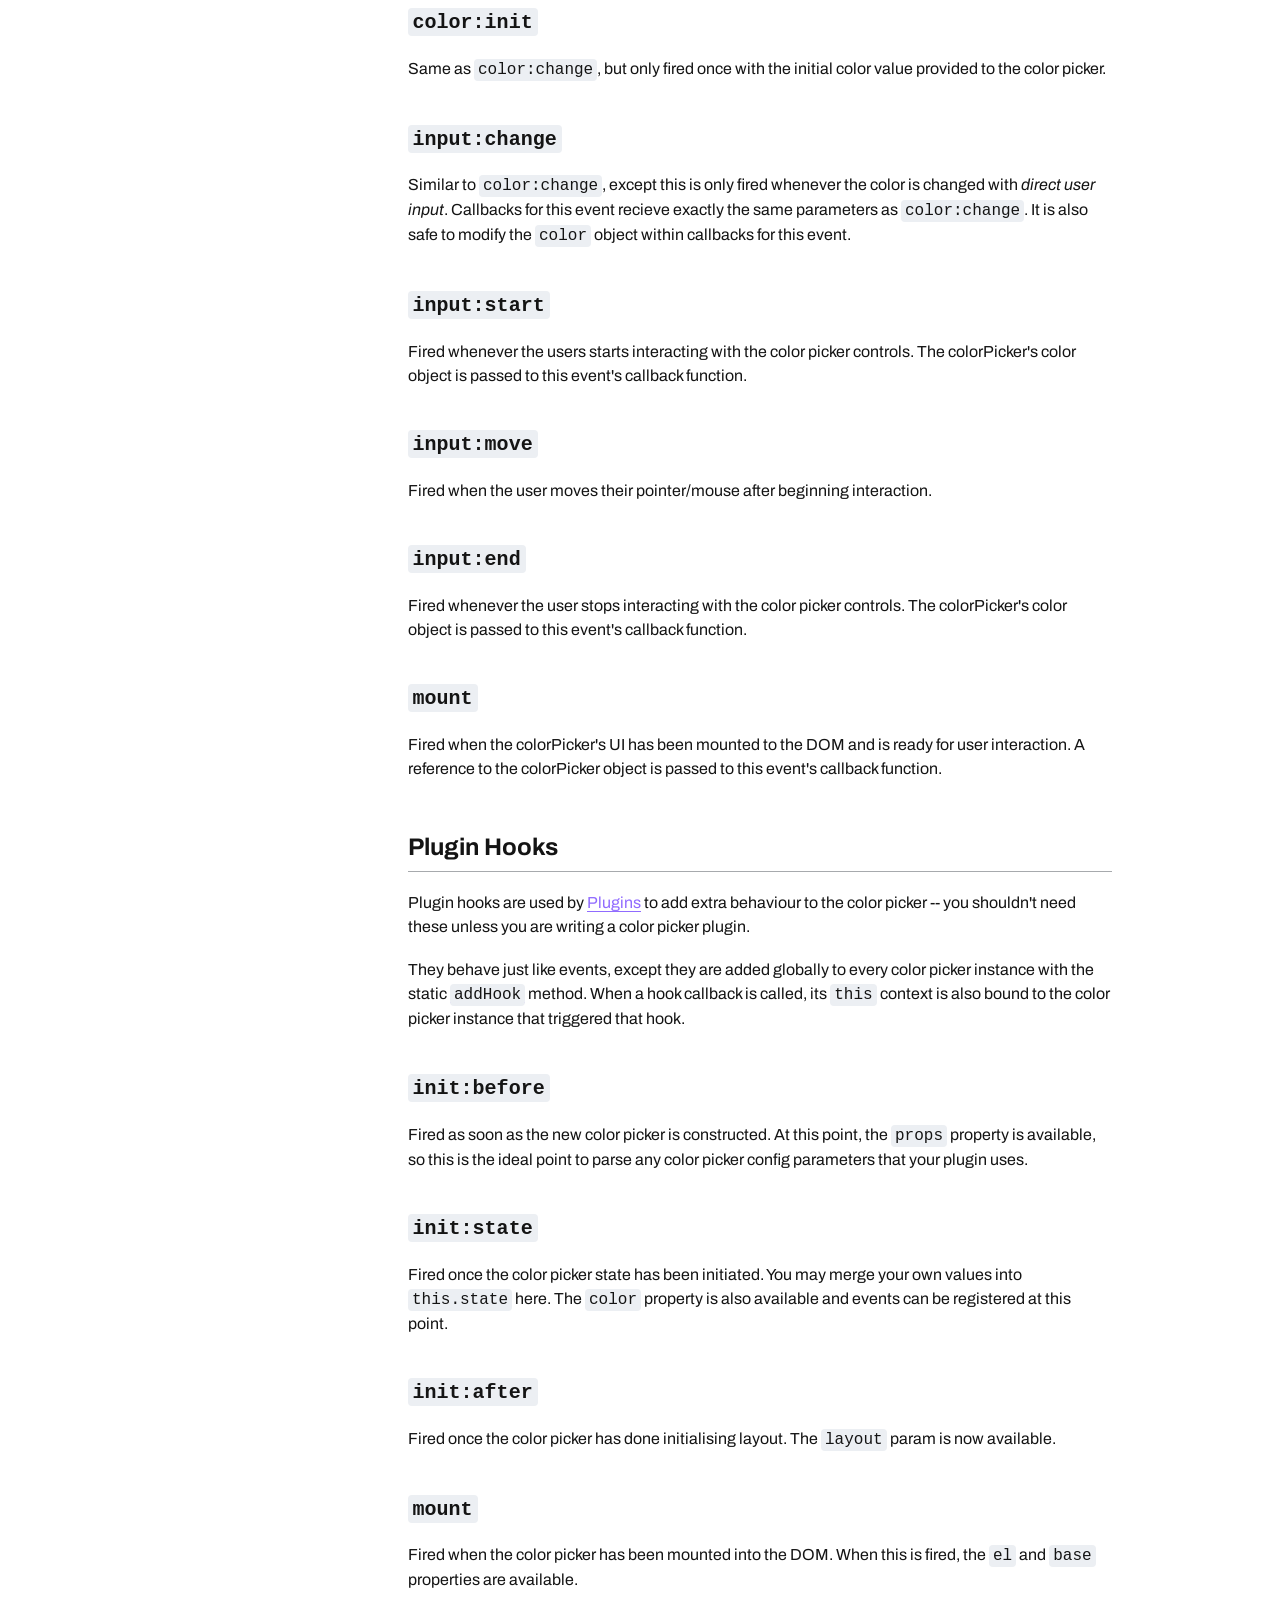
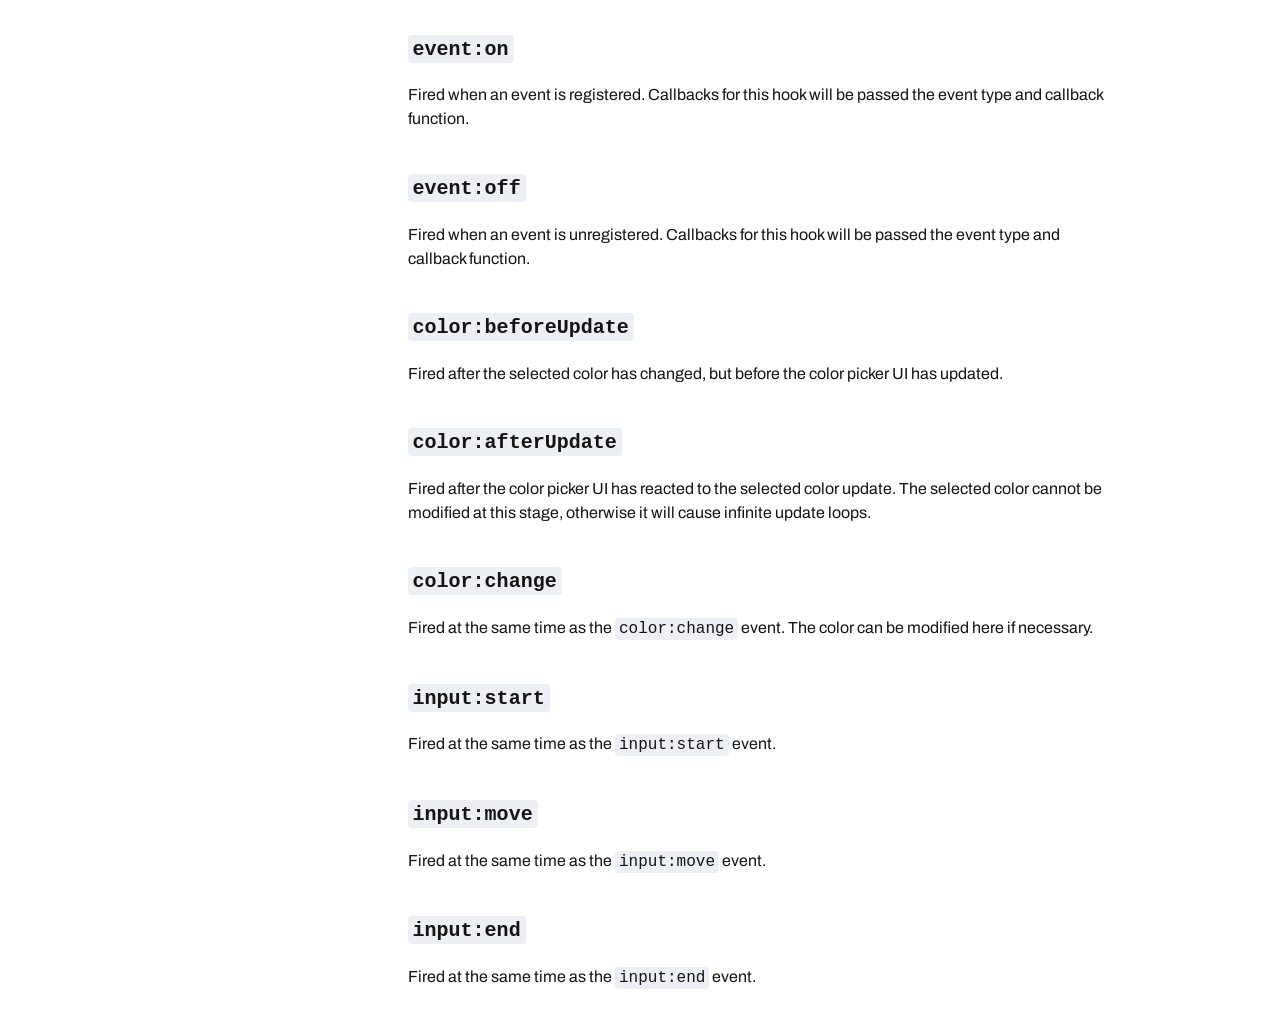
<file: colorPicker_api.html>
<!DOCTYPE html>
<html lang="en-US">
  <head>
    <meta charset="utf-8">
    <meta name="viewport" content="width=device-width,initial-scale=1">
    <title>ColorPicker API | iro.js</title>
    <meta name="description" content="An HSV color picker widget for JavaScript, with a modern SVG-based user interface">
    <link rel="icon" type="image/png" href="https://iro.js.org/assets/favicon.png?v=4">
  <meta name="twitter:card" content="summary_large_image">
  <meta property="og:type" content="website">
  <meta property="og:url" content="https://iro.js.org">
  <meta property="og:site_name" content="iro.js">
  <meta name="twitter:title" property="og:title" content="iro.js">
  <meta name="twitter:description" property="og:description" content="An HSV color picker widget for JavaScript, with a modern SVG-based user interface">
  <meta name="twitter:image" property="og:image" content="https://iro.js.org/assets/social.png">
  <meta name="twitter:image:width" property="og:image:width" content="800">
  <meta name="twitter:image:height" property="og:image:height" content="400">
    
    <link rel="preload" href="/assets/css/0.styles.011404db.css" as="style"><link rel="preload" href="/assets/js/app.963474a7.js" as="script"><link rel="preload" href="/assets/js/4.0a1bdf28.js" as="script"><link rel="prefetch" href="/assets/js/10.11a50fea.js"><link rel="prefetch" href="/assets/js/11.2411d5a8.js"><link rel="prefetch" href="/assets/js/12.0e6ae242.js"><link rel="prefetch" href="/assets/js/2.db370df3.js"><link rel="prefetch" href="/assets/js/3.f856b15b.js"><link rel="prefetch" href="/assets/js/5.7300db78.js"><link rel="prefetch" href="/assets/js/6.4fb3cd41.js"><link rel="prefetch" href="/assets/js/7.937e89c6.js"><link rel="prefetch" href="/assets/js/8.5c4d36a4.js"><link rel="prefetch" href="/assets/js/9.7cb41024.js">
    <link rel="stylesheet" href="/assets/css/0.styles.011404db.css">
  </head>
  <body>
    <div id="app" data-server-rendered="true"><div class="container"><div class="sidebar"><div class="sidebar__head"><div class="sidebar__toggle"><span class="menuIcon"></span></div> <svg xmlns="http://www.w3.org/2000/svg" viewBox="0 0 291 135" class="logo"><g fill-rule="evenodd" transform="translate(3 3)"><path d="M10.866 21.787C4.865 21.787 0 16.91 0 10.894 0 4.877 4.865 0 10.866 0c6 0 10.866 4.877 10.866 10.894 0 6.016-4.865 10.893-10.866 10.893zm-9.508 76.53v-65.23a3.664 3.664 0 0 1 3.667-3.674h11.682a3.668 3.668 0 0 1 3.667 3.674v65.23a3.664 3.664 0 0 1-3.667 3.674H5.025a3.668 3.668 0 0 1-3.667-3.673zM31.747 98.361a3.669 3.669 0 0 0 3.666 3.676h11.683a3.664 3.664 0 0 0 3.666-3.657V64.953c0-6.005 2.213-10.077 5.832-13.555 2.954-2.839 6.785-3.542 11.677-2.791 1.352.207.733.13.733.13 1.97.448 3.999-.773 4.533-2.735l3.076-11.3a3.533 3.533 0 0 0-2.607-4.4s-.347-.122-1.74-.365c-8.314-1.445-14.947-.018-21.504 3.462v-.313a3.668 3.668 0 0 0-3.666-3.673H35.413a3.665 3.665 0 0 0-3.666 3.676v65.272zm47.947-32.59c0 20.287 16.02 36.357 36.258 36.357 20.239 0 36.272-16.072 36.272-36.358 0-20.362-15.843-36.357-36.265-36.357-20.421 0-36.265 15.995-36.265 36.357zm52.972 0c0 9.455-7.277 16.748-16.714 16.748-9.433 0-16.699-7.289-16.699-16.749 0-9.562 7.118-16.749 16.706-16.749s16.707 7.187 16.707 16.75z"></path><ellipse cx="168.869" cy="91.234" rx="10.866" ry="10.894"></ellipse><path d="M205.482 21.787c-6 0-10.866-4.877-10.866-10.893C194.616 4.877 199.481 0 205.482 0c6.001 0 10.866 4.877 10.866 10.894 0 6.016-4.865 10.893-10.866 10.893zm-9.507 74.894V33.897a3.667 3.667 0 0 1 3.666-3.667h11.682a3.664 3.664 0 0 1 3.667 3.667v62.784c0 .39-.018.934-.067 1.615a36.216 36.216 0 0 1-.402 3.356c-.57 3.431-1.602 6.878-3.251 10.185-4.288 8.598-11.852 14.423-22.398 15.832-1.636.219-1.464.142-1.464.142-2.019.12-3.658-1.457-3.658-3.487v-11.712c0-2.034 1.46-3.676 3.26-3.676 2.58 0 5.866-2.845 7.252-5.624.727-1.459 1.224-3.118 1.502-4.794.098-.588.16-1.123.21-1.837zM281.637 41.317c-1.694-1.694-3.154-2.815-5.482-4.358C269.591 32.61 261.67 30 252.525 30 240.195 30 229.1 38.508 227 49.703c-1.198 6.39.758 12.78 5.592 17.642 4.527 4.552 11.232 7.485 19.814 8.837 4.892.77 7.588 1.07 8.539 2.703.95 1.634.244 3.068-.88 3.933a7.969 7.969 0 0 1-4.825 1.65c-5.072 0-9.36-1.454-12.98-3.894a23.084 23.084 0 0 1-.704-.493c-.344-.25-.445-.378-.445-.378-1.5-1.362-4.025-1.478-5.646-.255l-9.337 7.045c-1.619 1.221-1.85 3.448-.49 4.944 0 0-.582-.568.515.534 1.706 1.714 3.173 2.858 5.498 4.425 6.609 4.454 14.52 7.136 23.59 7.136 12.21 0 23.263-8.515 25.412-19.653 1.233-6.388-.68-12.788-5.493-17.665-4.51-4.571-11.21-7.51-19.802-8.864-4.903-.773-7.86-1.07-8.81-2.703-.951-1.634-.091-3.068 1.02-3.92a8.186 8.186 0 0 1 4.956-1.663c5.235 0 9.564 1.425 13.144 3.798.313.208.614.419.902.631.836.617.092.07.092.07 1.498 1.36 4.022 1.478 5.646.258l9.348-7.03c1.62-1.218 1.854-3.445.495-4.941 0 0 .58.563-.515-.533z"></path></g></svg></div> <div class="sidebar__body"><ul class="sidebar__inks"><li><a href="/" class="sidebar-link">Home</a></li><li><a href="/introduction.html" class="sidebar-link">Introduction</a></li><li><a href="/guide.html" class="sidebar-link">Guide</a></li><li><a href="/plugins.html" class="sidebar-link">Plugins</a></li><li><a href="/colorPicker_api.html" class="active sidebar-link">ColorPicker API</a><ul class="sidebar-sub-headers"><li class="sidebar-sub-header"><a href="/colorPicker_api.html#constructor" class="sidebar-link">Constructor</a></li><li class="sidebar-sub-header"><a href="/colorPicker_api.html#options" class="sidebar-link">Options</a></li><li class="sidebar-sub-header"><a href="/colorPicker_api.html#properties" class="sidebar-link">Properties</a></li><li class="sidebar-sub-header"><a href="/colorPicker_api.html#methods" class="sidebar-link">Methods</a></li><li class="sidebar-sub-header"><a href="/colorPicker_api.html#static-methods" class="sidebar-link">Static Methods</a></li><li class="sidebar-sub-header"><a href="/colorPicker_api.html#events" class="sidebar-link">Events</a></li><li class="sidebar-sub-header"><a href="/colorPicker_api.html#plugin-hooks" class="sidebar-link">Plugin Hooks</a></li></ul></li><li><a href="/color_api.html" class="sidebar-link">Color API</a></li><li><a href="/migrating.html" class="sidebar-link">Migration Guide</a></li><li><div class="sidebar-group collapsable"><p class="sidebar-heading"><span>Links</span></p> <!----></div></li></ul></div></div> <div class="page"> <h1 class="title">ColorPicker API</h1> <div class="content markdown"><p>The color picker API is the main feature of iro.js, and is accessible on <code>iro.ColorPicker</code>.</p> <h2 id="constructor"><a href="#constructor" aria-hidden="true" class="header-anchor">#</a> Constructor</h2> <p><strong>Arguments:</strong></p> <ul><li><code>{String | DOM Element}</code> CSS selector or DOM node for the color picker container</li> <li><code>{Object}</code> <a href="#options">color picker options</a></li></ul> <h2 id="options"><a href="#options" aria-hidden="true" class="header-anchor">#</a> Options</h2> <h3 id="width"><a href="#width" aria-hidden="true" class="header-anchor">#</a> <code>width</code></h3> <p>The total width of the color picker UI, measured in pixels.</p> <p><strong>Default value</strong>: <code>300</code></p> <h3 id="color"><a href="#color" aria-hidden="true" class="header-anchor">#</a> <code>color</code></h3> <p>The default selected color. This option can be any <a href="/color_api.html#supported-color-formats">supported color format</a>.</p> <p><strong>Default value</strong>: <code>&quot;#ffffff&quot;</code></p> <h3 id="borderwidth"><a href="#borderwidth" aria-hidden="true" class="header-anchor">#</a> <code>borderWidth</code></h3> <p>Width of the border around the controls, measured in pixels.</p> <p><strong>Default value</strong>: <code>0</code> (no border)</p> <h3 id="bordercolor"><a href="#bordercolor" aria-hidden="true" class="header-anchor">#</a> <code>borderColor</code></h3> <p>Color of the border. Any valid CSS color is supported.</p> <p><strong>Default value</strong>: <code>&quot;#ffffff&quot;</code></p> <h3 id="padding"><a href="#padding" aria-hidden="true" class="header-anchor">#</a> <code>padding</code></h3> <p>Padding around the control handles.</p> <p><strong>Default value</strong>: <code>6</code></p> <h3 id="handleradius"><a href="#handleradius" aria-hidden="true" class="header-anchor">#</a> <code>handleRadius</code></h3> <p>Radius of the control handles, measued in pixels.</p> <p><strong>Default value</strong>: <code>8</code></p> <h3 id="handlesvg"><a href="#handlesvg" aria-hidden="true" class="header-anchor">#</a> <code>handleSvg</code></h3> <p>SVG reference for <a href="/guide.html#custom-handles">Custom Handles</a>. This should be an ID selector that matches your handle SVG.</p> <p><strong>Default value</strong>: <code>null</code> (default handle is used)</p> <h3 id="handleorigin"><a href="#handleorigin" aria-hidden="true" class="header-anchor">#</a> <code>handleOrigin</code></h3> <p>Origin point for <a href="/guide.html#custom-handles">Custom Handles</a>.</p> <p><strong>Default value</strong>: <code>{ x: 0, y: 0 }</code></p> <h3 id="wheellightness"><a href="#wheellightness" aria-hidden="true" class="header-anchor">#</a> <code>wheelLightness</code></h3> <p>If set to <code>false</code>, the color wheel will not fade to black when the lightness decreases.</p> <p><strong>Default value</strong>: <code>true</code></p> <h3 id="sliderheight"><a href="#sliderheight" aria-hidden="true" class="header-anchor">#</a> <code>sliderHeight</code></h3> <p>Slider height, measued in pixels.</p> <p><strong>Default value</strong>: By default this will be calculated automatically from <code>padding</code> and <code>handleRadius</code>.</p> <h3 id="slidermargin"><a href="#slidermargin" aria-hidden="true" class="header-anchor">#</a> <code>sliderMargin</code></h3> <p>Gap between the wheel and the slider controls, measured in pixels.</p> <p><strong>Default value</strong>: <code>12</code></p> <h3 id="display"><a href="#display" aria-hidden="true" class="header-anchor">#</a> <code>display</code></h3> <p>CSS display value for the color picker root element.</p> <p><strong>Default value</strong>: <code>&quot;block&quot;</code></p> <h3 id="layout"><a href="#layout" aria-hidden="true" class="header-anchor">#</a> <code>layout</code></h3> <p>Component array used for <a href="/guide.html#custom-layouts">Custom Layouts</a>.</p> <p><strong>Default value</strong>: <code>&quot;block&quot;</code></p> <h2 id="properties"><a href="#properties" aria-hidden="true" class="header-anchor">#</a> Properties</h2> <h3 id="color-2"><a href="#color-2" aria-hidden="true" class="header-anchor">#</a> <code>color</code></h3> <p>An <a href="/colorPicker_api.html" class="router-link-exact-active router-link-active"><code>iro.Color</code></a> object representing the currently selected color. Updating this color object will also update the seclected color in the picker.</p> <p><strong>See also:</strong> <a href="/guide.html#color-picker-options">Using the Selected Color</a></p> <h3 id="el"><a href="#el" aria-hidden="true" class="header-anchor">#</a> <code>el</code></h3> <p>The HTML element being used as the color picker container.</p> <h3 id="base"><a href="#base" aria-hidden="true" class="header-anchor">#</a> <code>base</code></h3> <p>The HTML element being used as the color picker's base element.</p> <h3 id="props"><a href="#props" aria-hidden="true" class="header-anchor">#</a> <code>props</code></h3> <p>The initial configetation options passed to the color picker.</p> <h2 id="methods"><a href="#methods" aria-hidden="true" class="header-anchor">#</a> Methods</h2> <h3 id="reset"><a href="#reset" aria-hidden="true" class="header-anchor">#</a> <code>reset</code></h3> <p>Reset the color picker back to the original color value passed to the color picker config.</p> <h3 id="resize"><a href="#resize" aria-hidden="true" class="header-anchor">#</a> <code>resize</code></h3> <p>Set the color picker to a new size. Note: height is currently ignored.</p> <p><strong>Arguments:</strong></p> <ul><li><code>{Number}</code> width</li> <li><code>{Number}</code> height</li></ul> <h3 id="on"><a href="#on" aria-hidden="true" class="header-anchor">#</a> <code>on</code></h3> <p>Add a listener to a color picker event.</p> <p><strong>Arguments:</strong></p> <ul><li><code>{String | Array}</code> <a href="#events">Event Type(s)</a></li> <li><code>{Function}</code> callback</li></ul> <p><strong>Example:</strong></p> <div class="language-js extra-class"><pre class="language-js"><code><span class="token comment">// make a handler function</span>
<span class="token keyword">function</span> <span class="token function">colorChangeCallback</span><span class="token punctuation">(</span>color<span class="token punctuation">)</span> <span class="token punctuation">{</span>
  console<span class="token punctuation">.</span><span class="token function">log</span><span class="token punctuation">(</span>color<span class="token punctuation">.</span>hexString<span class="token punctuation">)</span><span class="token punctuation">;</span>
<span class="token punctuation">}</span>

<span class="token comment">// start listening to the color change event</span>
<span class="token comment">// colorChangeCallback will be called whenever the color changes</span>
example<span class="token punctuation">.</span><span class="token function">on</span><span class="token punctuation">(</span><span class="token string">&quot;color:change&quot;</span><span class="token punctuation">,</span> colorChangeCallback<span class="token punctuation">)</span><span class="token punctuation">;</span>
</code></pre></div><h3 id="off"><a href="#off" aria-hidden="true" class="header-anchor">#</a> <code>off</code></h3> <p>Remove event listeners that were registered with <code>on</code>.</p> <p><strong>Arguments:</strong></p> <ul><li><code>{String | Array}</code> <a href="#events">Event Type(s)</a></li> <li><code>{Function}</code> callback</li></ul> <p><strong>Example:</strong></p> <div class="language-js extra-class"><pre class="language-js"><code><span class="token comment">// make a handler function</span>
<span class="token keyword">function</span> <span class="token function">colorChangeCallback</span><span class="token punctuation">(</span>color<span class="token punctuation">)</span> <span class="token punctuation">{</span>
  console<span class="token punctuation">.</span><span class="token function">log</span><span class="token punctuation">(</span>color<span class="token punctuation">.</span>hexString<span class="token punctuation">)</span><span class="token punctuation">;</span>
<span class="token punctuation">}</span>

<span class="token comment">// start listening to the color change event</span>
<span class="token comment">// colorChangeCallback will be called whenever the color changes</span>
example<span class="token punctuation">.</span><span class="token function">on</span><span class="token punctuation">(</span><span class="token string">&quot;color:change&quot;</span><span class="token punctuation">,</span> colorChangeCallback<span class="token punctuation">)</span><span class="token punctuation">;</span>

<span class="token comment">// stop listening to the color change event</span>
<span class="token comment">// colorChangeCallback won't be called ehen the color changes</span>
example<span class="token punctuation">.</span><span class="token function">off</span><span class="token punctuation">(</span><span class="token string">&quot;color:change&quot;</span><span class="token punctuation">,</span> colorChangeCallback<span class="token punctuation">)</span><span class="token punctuation">;</span>
</code></pre></div><h3 id="forceupdate"><a href="#forceupdate" aria-hidden="true" class="header-anchor">#</a> <code>forceUpdate</code></h3> <p>Force the color picker to rerender. This can be used to resolve a <a href="https://github.com/jaames/iro.js/issues/18" target="_blank" rel="noopener noreferrer">known issue<svg xmlns="http://www.w3.org/2000/svg" aria-hidden="true" x="0px" y="0px" viewBox="0 0 100 100" width="15" height="15" class="icon outbound"><path fill="currentColor" d="M18.8,85.1h56l0,0c2.2,0,4-1.8,4-4v-32h-8v28h-48v-48h28v-8h-32l0,0c-2.2,0-4,1.8-4,4v56C14.8,83.3,16.6,85.1,18.8,85.1z"></path> <polygon fill="currentColor" points="45.7,48.7 51.3,54.3 77.2,28.5 77.2,37.2 85.2,37.2 85.2,14.9 62.8,14.9 62.8,22.9 71.5,22.9"></polygon></svg></a> where Safari will render the color picker as black when using certain client-side routing libraries, including Angular's default router.</p> <h3 id="emit"><a href="#emit" aria-hidden="true" class="header-anchor">#</a> <code>emit</code></h3> <p>Used internally to dispatch an event. All function parameters after the event type will be passed to the event callback.</p> <p><strong>Arguments:</strong></p> <ul><li><code>{String}</code> <a href="#events">Event Type</a></li></ul> <h3 id="deferredemit"><a href="#deferredemit" aria-hidden="true" class="header-anchor">#</a> <code>deferredEmit</code></h3> <p>Used internally to dispatch an deferred event. Deferred events are stored until an event listener for them is added with <code>on</code>.</p> <p><strong>Arguments:</strong></p> <ul><li><code>{String}</code> <a href="#events">Event Type</a></li></ul> <h3 id="emithook"><a href="#emithook" aria-hidden="true" class="header-anchor">#</a> <code>emitHook</code></h3> <p>Used internally to dispatch a plugin hook. All function parameters after the event type will be passed to the hook callback. The callback's <code>this</code> value will also be set to reference the color picker instance that fired this hook.</p> <p><strong>Arguments:</strong></p> <ul><li><code>{String}</code> <a href="#events">Event Type</a></li> <li><code>{Function}</code> callback</li></ul> <h2 id="static-methods"><a href="#static-methods" aria-hidden="true" class="header-anchor">#</a> Static Methods</h2> <h3 id="addhook"><a href="#addhook" aria-hidden="true" class="header-anchor">#</a> <code>addHook</code></h3> <p>Used by plugins to register a global <a href="#plugin-hooks">Plugin Hook</a>.</p> <p><strong>Arguments:</strong></p> <ul><li><code>{String} hookType</code></li> <li><code>{Function} callback</code></li></ul> <h2 id="events"><a href="#events" aria-hidden="true" class="header-anchor">#</a> Events</h2> <p>The color picker's <a href="#on">on</a> method can be used to register callbacks for color picker events, such as when the selected color changes or when the user begins interacting with the picker. These callbacks can also be removed with the <a href="#off">off</a> method.</p> <h3 id="color-change"><a href="#color-change" aria-hidden="true" class="header-anchor">#</a> <code>color:change</code></h3> <p>Fired whenever the color changes -- either when the user interacts with the controls, or when it is set via code. This event's callback function gets passed the currently selected color and an object which reflects which h,s,v channels changed. It is safe to modify the <code>color</code> object within callbacks for this event.</p> <h3 id="color-init"><a href="#color-init" aria-hidden="true" class="header-anchor">#</a> <code>color:init</code></h3> <p>Same as <code>color:change</code>, but only fired once with the initial color value provided to the color picker.</p> <h3 id="input-change"><a href="#input-change" aria-hidden="true" class="header-anchor">#</a> <code>input:change</code></h3> <p>Similar to <code>color:change</code>, except this is only fired whenever the color is changed with <em>direct user input</em>. Callbacks for this event recieve exactly the same parameters as <code>color:change</code>. It is also safe to modify the <code>color</code> object within callbacks for this event.</p> <h3 id="input-start"><a href="#input-start" aria-hidden="true" class="header-anchor">#</a> <code>input:start</code></h3> <p>Fired whenever the users starts interacting with the color picker controls. The colorPicker's color object is passed to this event's callback function.</p> <h3 id="input-move"><a href="#input-move" aria-hidden="true" class="header-anchor">#</a> <code>input:move</code></h3> <p>Fired when the user moves their pointer/mouse after beginning interaction.</p> <h3 id="input-end"><a href="#input-end" aria-hidden="true" class="header-anchor">#</a> <code>input:end</code></h3> <p>Fired whenever the user stops interacting with the color picker controls. The colorPicker's color object is passed to this event's callback function.</p> <h3 id="mount"><a href="#mount" aria-hidden="true" class="header-anchor">#</a> <code>mount</code></h3> <p>Fired when the colorPicker's UI has been mounted to the DOM and is ready for user interaction. A reference to the colorPicker object is passed to this event's callback function.</p> <h2 id="plugin-hooks"><a href="#plugin-hooks" aria-hidden="true" class="header-anchor">#</a> Plugin Hooks</h2> <p>Plugin hooks are used by <a href="/plugins.html">Plugins</a> to add extra behaviour to the color picker -- you shouldn't need these unless you are writing a color picker plugin.</p> <p>They behave just like events, except they are added globally to every color picker instance with the static <a href="#addhook"><code>addHook</code></a> method. When a hook callback is called, its <code>this</code> context is also bound to the color picker instance that triggered that hook.</p> <h3 id="init-before"><a href="#init-before" aria-hidden="true" class="header-anchor">#</a> <code>init:before</code></h3> <p>Fired as soon as the new color picker is constructed. At this point, the <code>props</code> property is available, so this is the ideal point to parse any color picker config parameters that your plugin uses.</p> <h3 id="init-state"><a href="#init-state" aria-hidden="true" class="header-anchor">#</a> <code>init:state</code></h3> <p>Fired once the color picker state has been initiated. You may merge your own values into <code>this.state</code> here. The <code>color</code> property is also available and events can be registered at this point.</p> <h3 id="init-after"><a href="#init-after" aria-hidden="true" class="header-anchor">#</a> <code>init:after</code></h3> <p>Fired once the color picker has done initialising layout. The <code>layout</code> param is now available.</p> <h3 id="mount-2"><a href="#mount-2" aria-hidden="true" class="header-anchor">#</a> <code>mount</code></h3> <p>Fired when the color picker has been mounted into the DOM. When this is fired, the <code>el</code> and <code>base</code> properties are available.</p> <h3 id="event-on"><a href="#event-on" aria-hidden="true" class="header-anchor">#</a> <code>event:on</code></h3> <p>Fired when an event is registered. Callbacks for this hook will be passed the event type and callback function.</p> <h3 id="event-off"><a href="#event-off" aria-hidden="true" class="header-anchor">#</a> <code>event:off</code></h3> <p>Fired when an event is unregistered. Callbacks for this hook will be passed the event type and callback function.</p> <h3 id="color-beforeupdate"><a href="#color-beforeupdate" aria-hidden="true" class="header-anchor">#</a> <code>color:beforeUpdate</code></h3> <p>Fired after the selected color has changed, but before the color picker UI has updated.</p> <h3 id="color-afterupdate"><a href="#color-afterupdate" aria-hidden="true" class="header-anchor">#</a> <code>color:afterUpdate</code></h3> <p>Fired after the color picker UI has reacted to the selected color update. The selected color cannot be modified at this stage, otherwise it will cause infinite update loops.</p> <h3 id="color-change-2"><a href="#color-change-2" aria-hidden="true" class="header-anchor">#</a> <code>color:change</code></h3> <p>Fired at the same time as the <code>color:change</code> event. The color can be modified here if necessary.</p> <h3 id="input-start-2"><a href="#input-start-2" aria-hidden="true" class="header-anchor">#</a> <code>input:start</code></h3> <p>Fired at the same time as the <code>input:start</code> event.</p> <h3 id="input-move-2"><a href="#input-move-2" aria-hidden="true" class="header-anchor">#</a> <code>input:move</code></h3> <p>Fired at the same time as the <code>input:move</code> event.</p> <h3 id="input-end-2"><a href="#input-end-2" aria-hidden="true" class="header-anchor">#</a> <code>input:end</code></h3> <p>Fired at the same time as the <code>input:end</code> event.</p></div> <div class="pageNav"><a href="/plugins.html" class="pageNav__prev">
      ← Plugins
    </a> <a href="/color_api.html" class="pageNav__next">
      Color API →
    </a></div> <div class="pageFooter">
    Caught a mistake or want to contribute to the documentation?
    <a href="https://github.com/jaames/iro.js/edit/master/docs/colorPicker_api.md" target="_blank" rel="noopener noreferrer">
      Edit this page on GitHub<svg xmlns="http://www.w3.org/2000/svg" aria-hidden="true" x="0px" y="0px" viewBox="0 0 100 100" width="15" height="15" class="icon outbound"><path fill="currentColor" d="M18.8,85.1h56l0,0c2.2,0,4-1.8,4-4v-32h-8v28h-48v-48h28v-8h-32l0,0c-2.2,0-4,1.8-4,4v56C14.8,83.3,16.6,85.1,18.8,85.1z"></path> <polygon fill="currentColor" points="45.7,48.7 51.3,54.3 77.2,28.5 77.2,37.2 85.2,37.2 85.2,14.9 62.8,14.9 62.8,22.9 71.5,22.9"></polygon></svg></a></div> </div> <!----></div></div>
    <script src="/assets/js/4.0a1bdf28.js" defer></script><script src="/assets/js/app.963474a7.js" defer></script>
  </body>
</html>
</file>
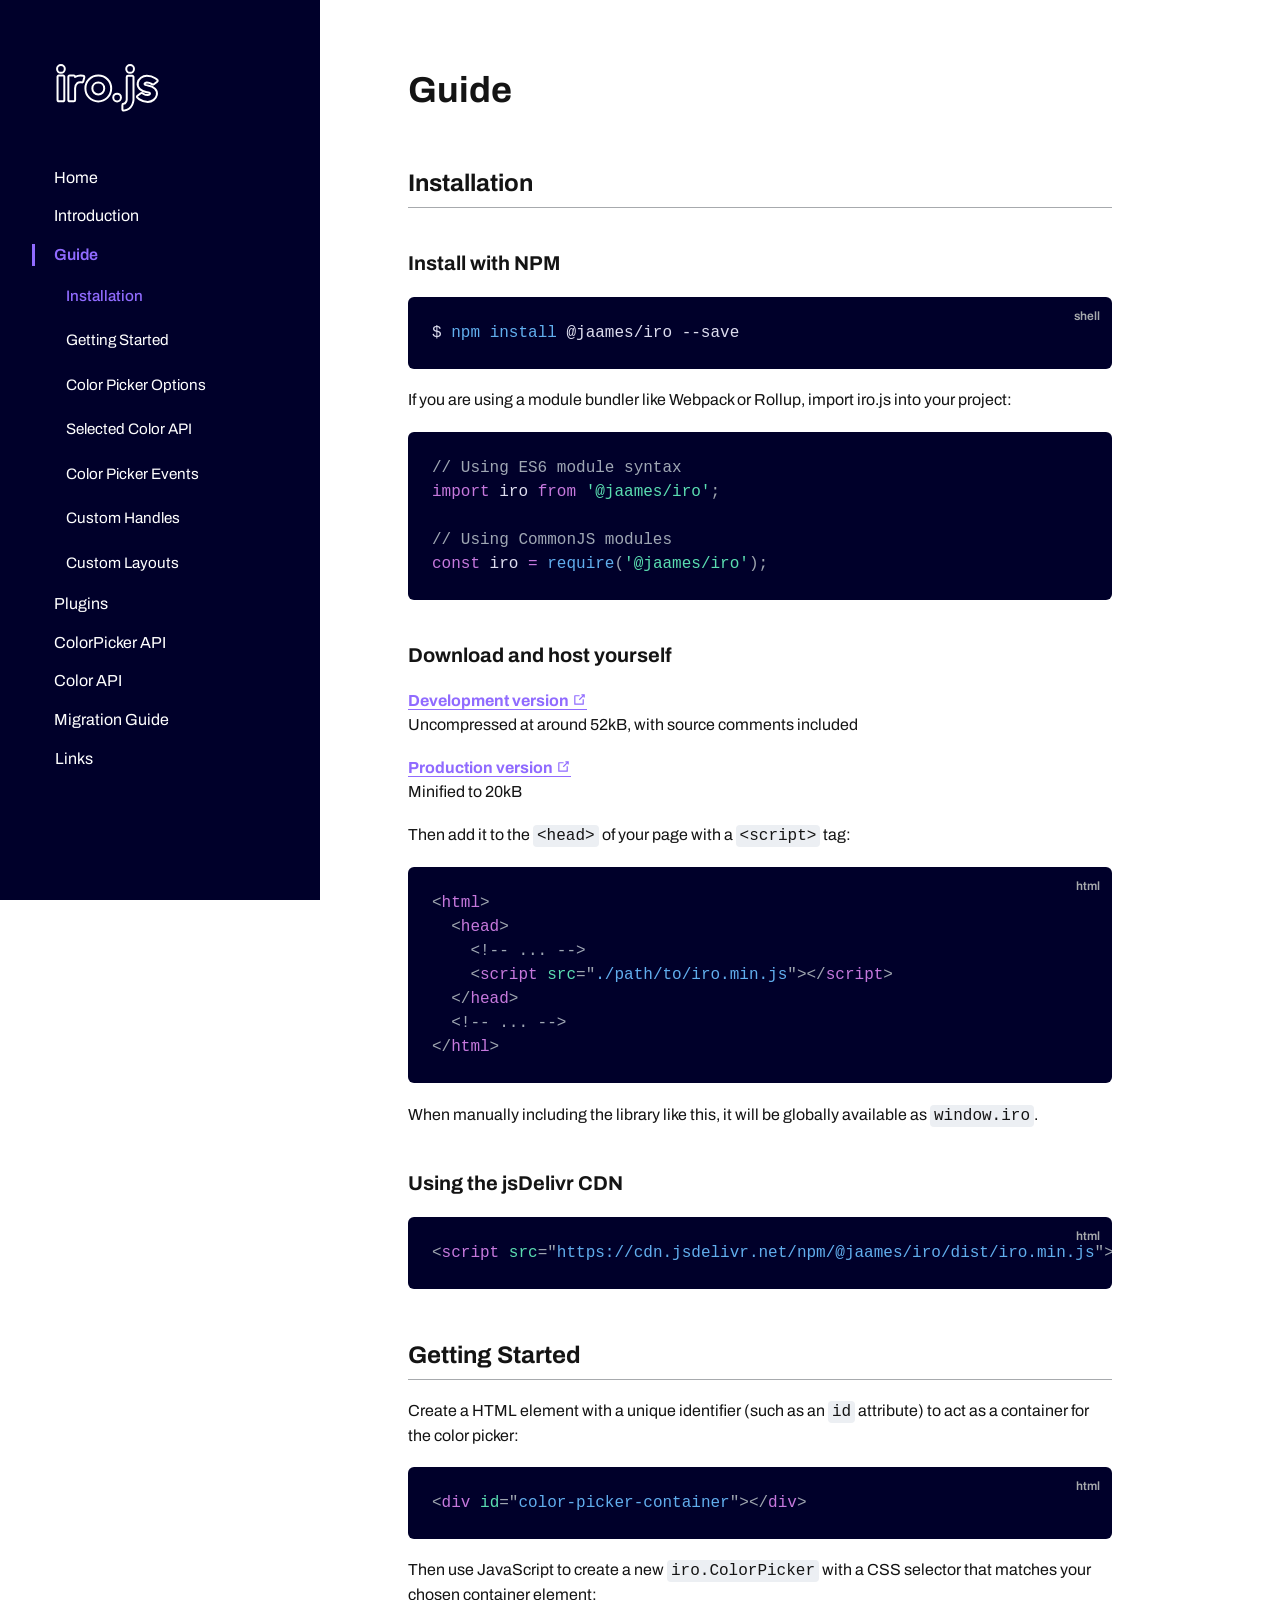
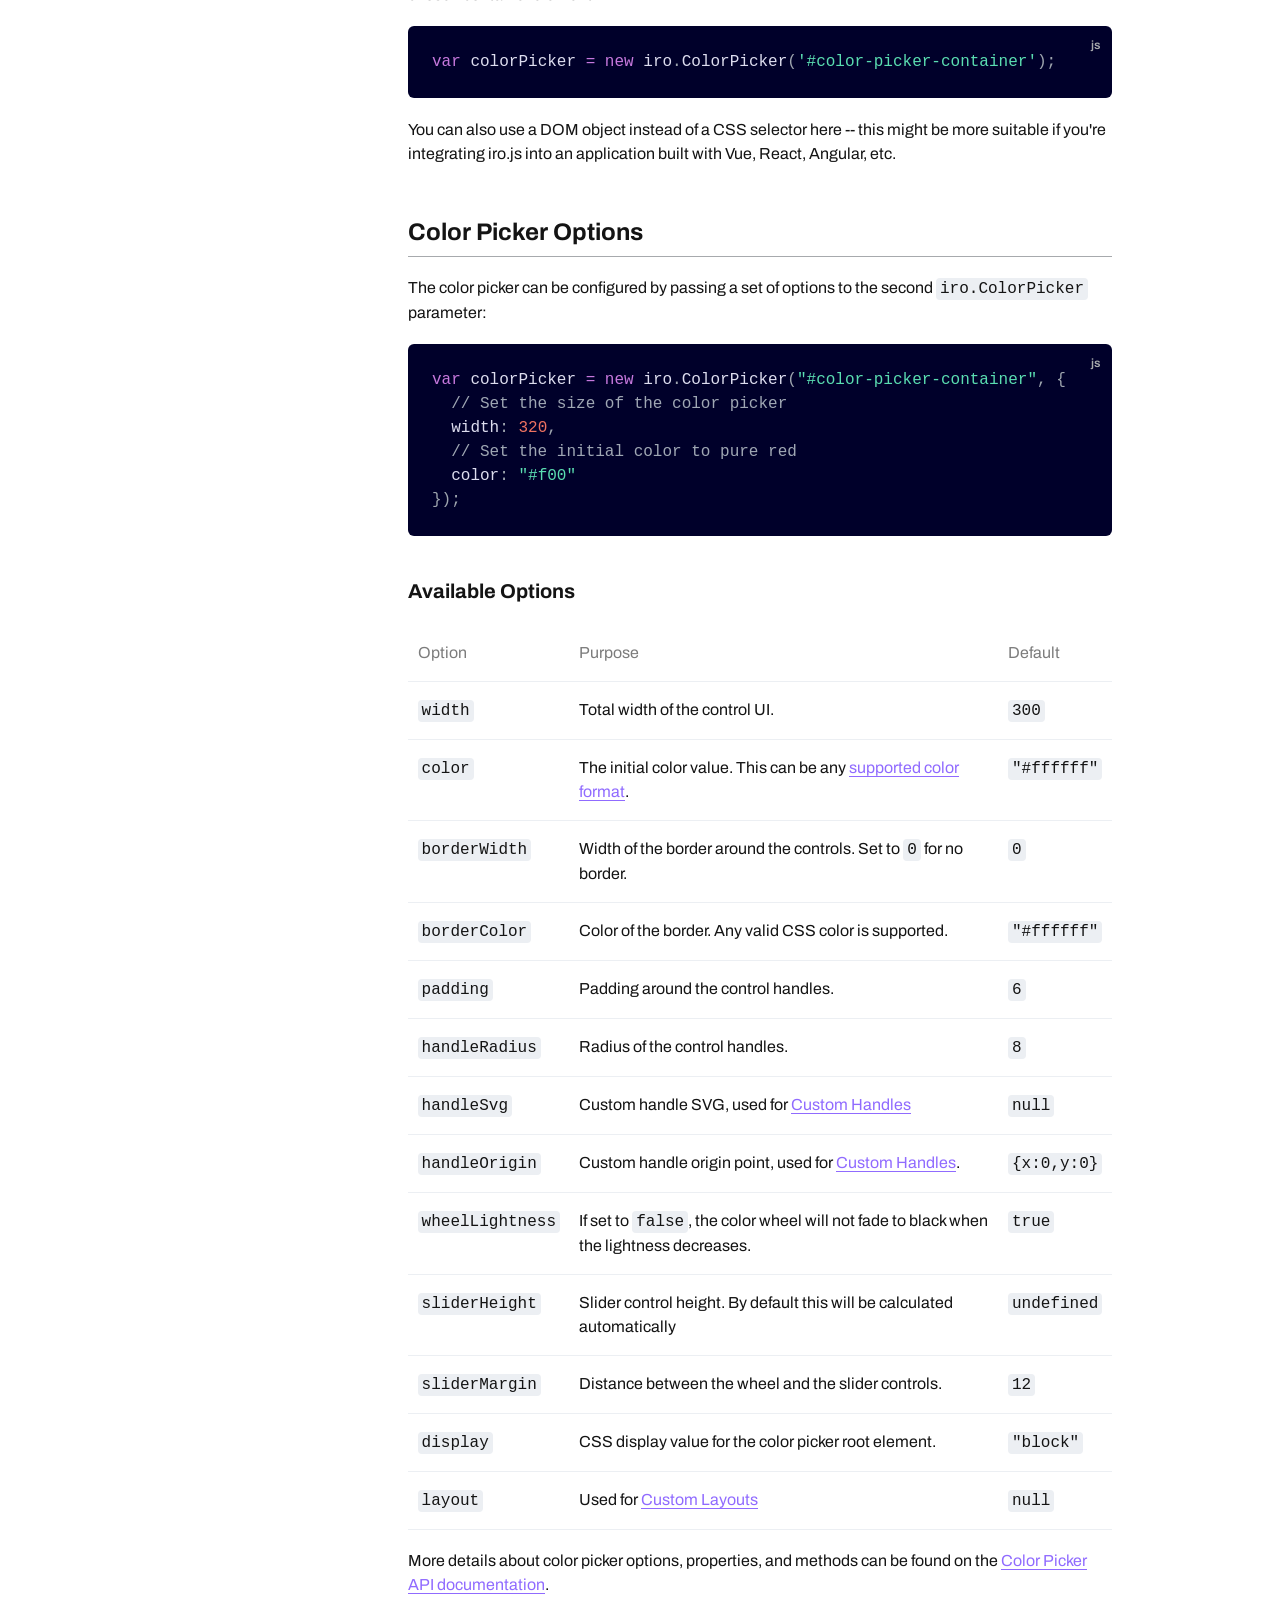
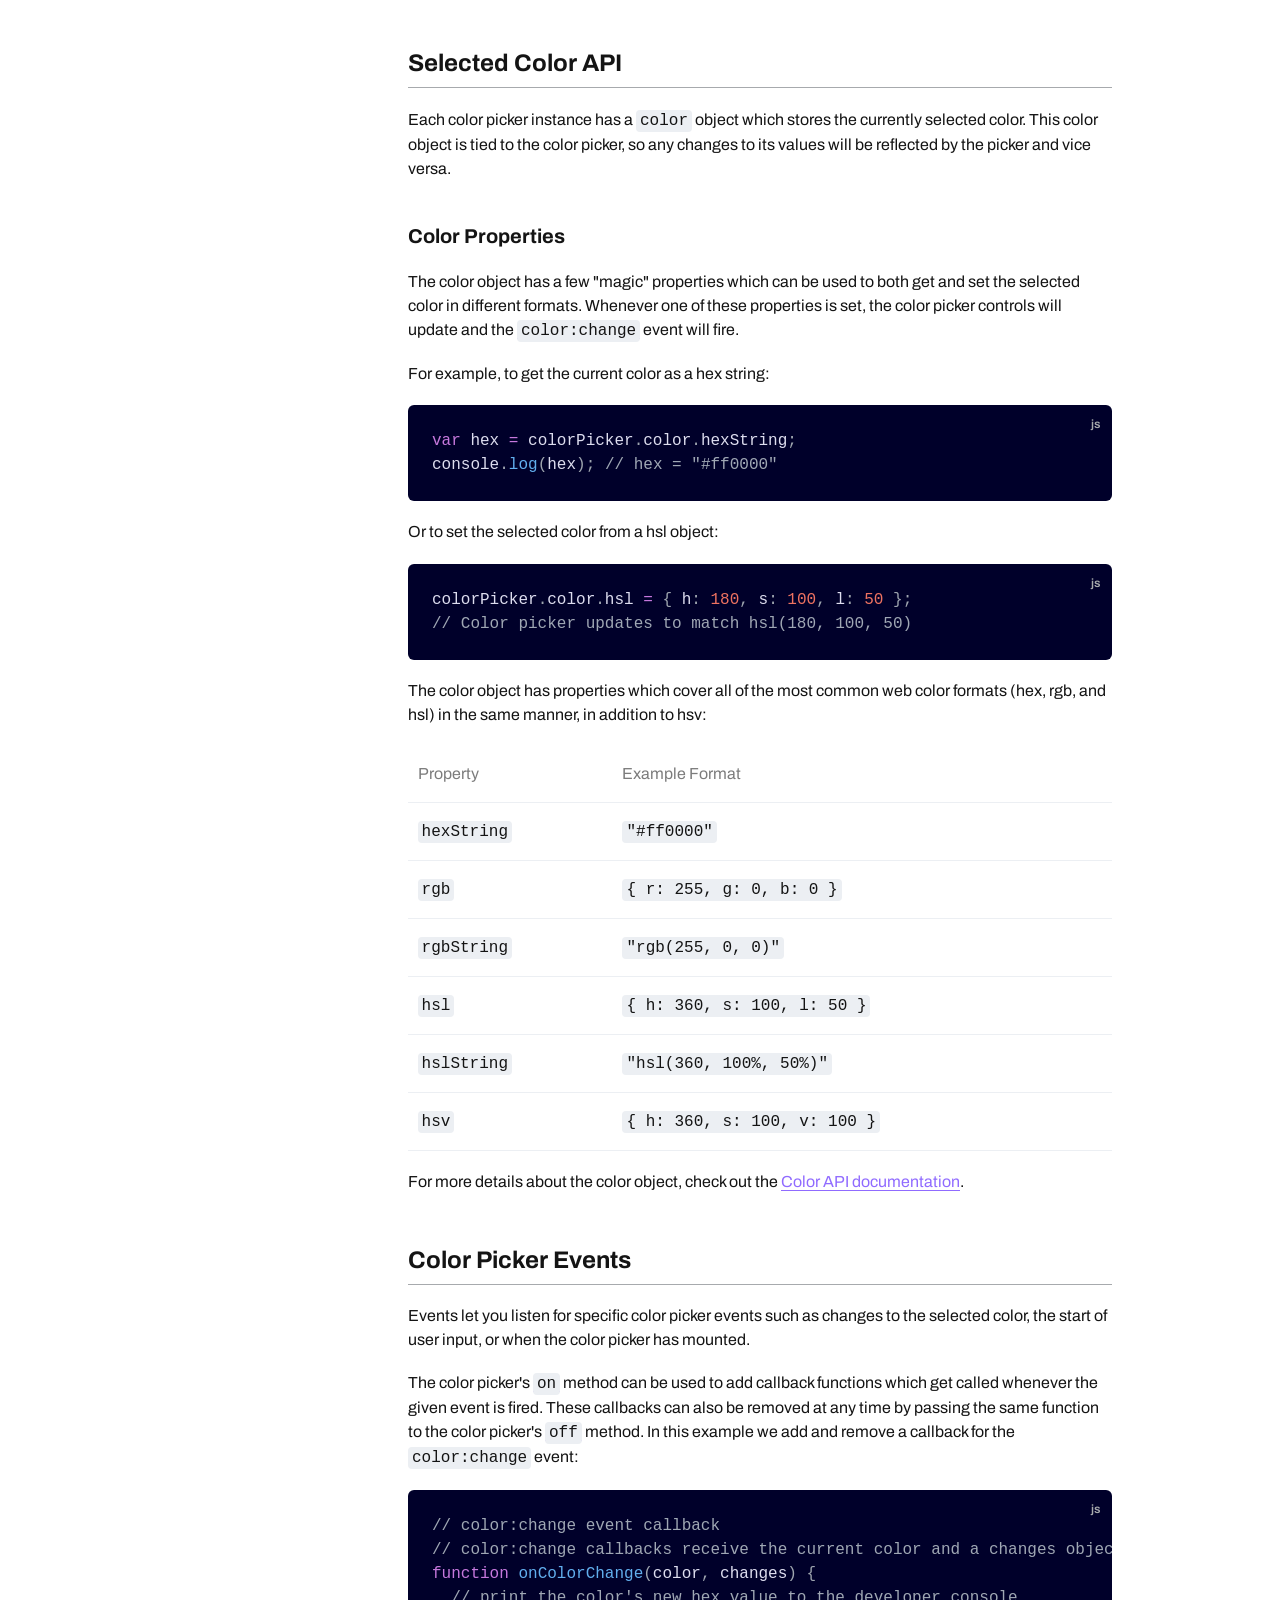
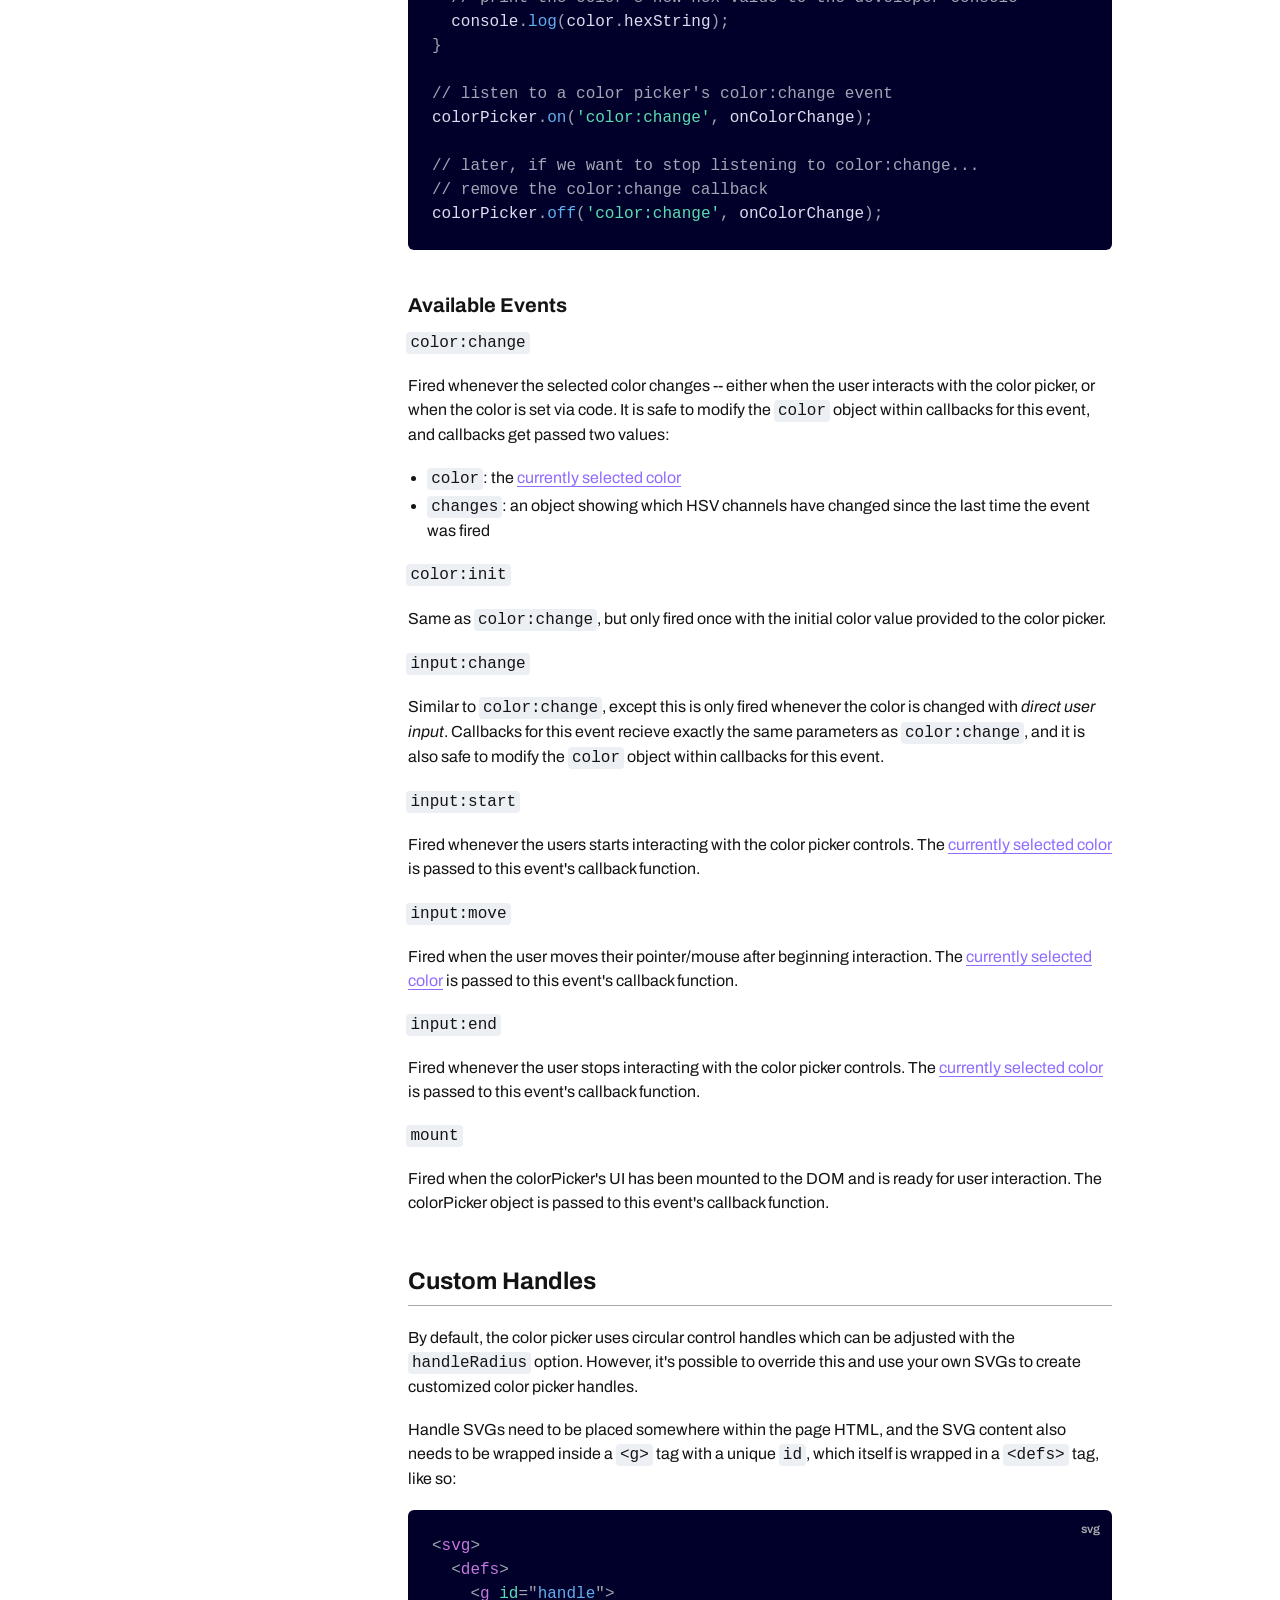
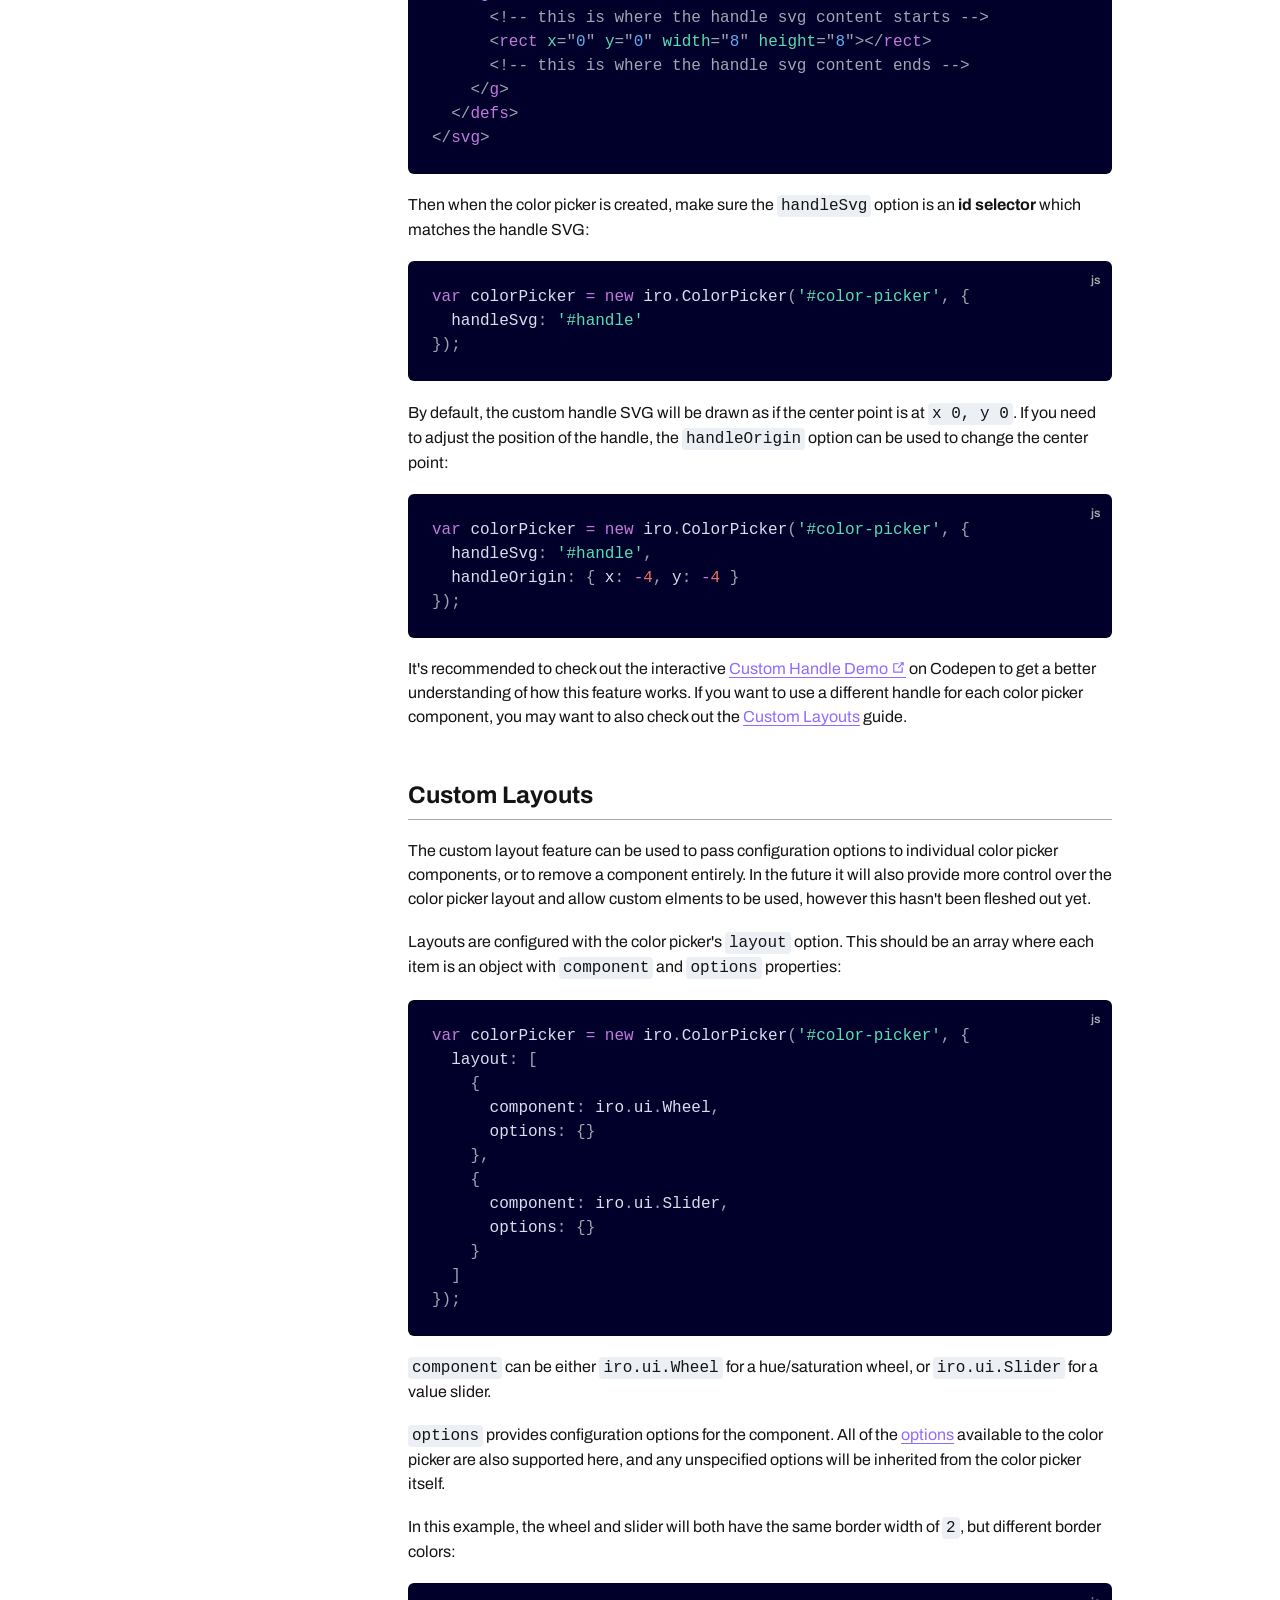
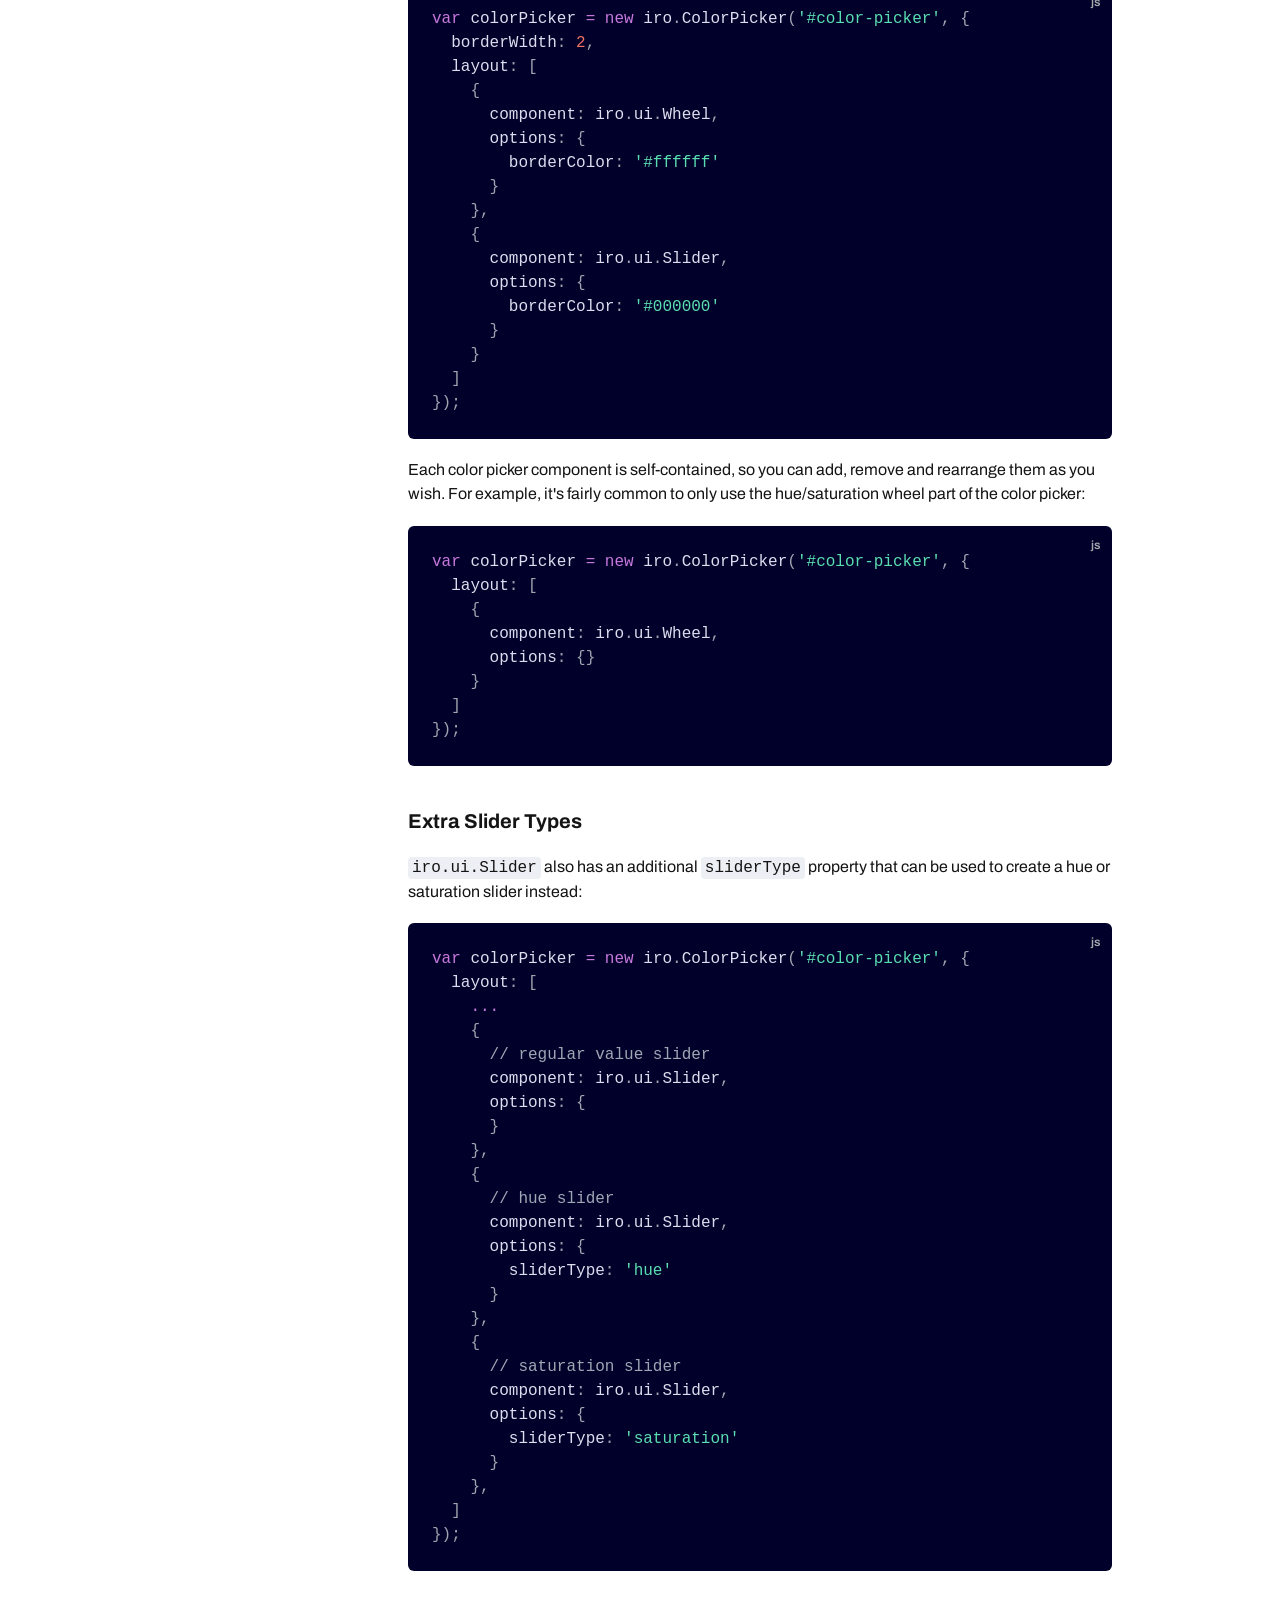
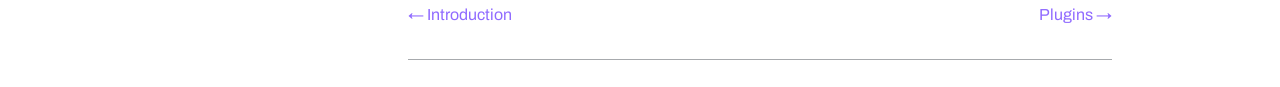
<file: guide.html>
<!DOCTYPE html>
<html lang="en-US">
  <head>
    <meta charset="utf-8">
    <meta name="viewport" content="width=device-width,initial-scale=1">
    <title>Guide | iro.js</title>
    <meta name="description" content="An HSV color picker widget for JavaScript, with a modern SVG-based user interface">
    <link rel="icon" type="image/png" href="https://iro.js.org/assets/favicon.png?v=4">
  <meta name="twitter:card" content="summary_large_image">
  <meta property="og:type" content="website">
  <meta property="og:url" content="https://iro.js.org">
  <meta property="og:site_name" content="iro.js">
  <meta name="twitter:title" property="og:title" content="iro.js">
  <meta name="twitter:description" property="og:description" content="An HSV color picker widget for JavaScript, with a modern SVG-based user interface">
  <meta name="twitter:image" property="og:image" content="https://iro.js.org/assets/social.png">
  <meta name="twitter:image:width" property="og:image:width" content="800">
  <meta name="twitter:image:height" property="og:image:height" content="400">
    
    <link rel="preload" href="/assets/css/0.styles.011404db.css" as="style"><link rel="preload" href="/assets/js/app.963474a7.js" as="script"><link rel="preload" href="/assets/js/6.4fb3cd41.js" as="script"><link rel="prefetch" href="/assets/js/10.11a50fea.js"><link rel="prefetch" href="/assets/js/11.2411d5a8.js"><link rel="prefetch" href="/assets/js/12.0e6ae242.js"><link rel="prefetch" href="/assets/js/2.db370df3.js"><link rel="prefetch" href="/assets/js/3.f856b15b.js"><link rel="prefetch" href="/assets/js/4.0a1bdf28.js"><link rel="prefetch" href="/assets/js/5.7300db78.js"><link rel="prefetch" href="/assets/js/7.937e89c6.js"><link rel="prefetch" href="/assets/js/8.5c4d36a4.js"><link rel="prefetch" href="/assets/js/9.7cb41024.js">
    <link rel="stylesheet" href="/assets/css/0.styles.011404db.css">
  </head>
  <body>
    <div id="app" data-server-rendered="true"><div class="container"><div class="sidebar"><div class="sidebar__head"><div class="sidebar__toggle"><span class="menuIcon"></span></div> <svg xmlns="http://www.w3.org/2000/svg" viewBox="0 0 291 135" class="logo"><g fill-rule="evenodd" transform="translate(3 3)"><path d="M10.866 21.787C4.865 21.787 0 16.91 0 10.894 0 4.877 4.865 0 10.866 0c6 0 10.866 4.877 10.866 10.894 0 6.016-4.865 10.893-10.866 10.893zm-9.508 76.53v-65.23a3.664 3.664 0 0 1 3.667-3.674h11.682a3.668 3.668 0 0 1 3.667 3.674v65.23a3.664 3.664 0 0 1-3.667 3.674H5.025a3.668 3.668 0 0 1-3.667-3.673zM31.747 98.361a3.669 3.669 0 0 0 3.666 3.676h11.683a3.664 3.664 0 0 0 3.666-3.657V64.953c0-6.005 2.213-10.077 5.832-13.555 2.954-2.839 6.785-3.542 11.677-2.791 1.352.207.733.13.733.13 1.97.448 3.999-.773 4.533-2.735l3.076-11.3a3.533 3.533 0 0 0-2.607-4.4s-.347-.122-1.74-.365c-8.314-1.445-14.947-.018-21.504 3.462v-.313a3.668 3.668 0 0 0-3.666-3.673H35.413a3.665 3.665 0 0 0-3.666 3.676v65.272zm47.947-32.59c0 20.287 16.02 36.357 36.258 36.357 20.239 0 36.272-16.072 36.272-36.358 0-20.362-15.843-36.357-36.265-36.357-20.421 0-36.265 15.995-36.265 36.357zm52.972 0c0 9.455-7.277 16.748-16.714 16.748-9.433 0-16.699-7.289-16.699-16.749 0-9.562 7.118-16.749 16.706-16.749s16.707 7.187 16.707 16.75z"></path><ellipse cx="168.869" cy="91.234" rx="10.866" ry="10.894"></ellipse><path d="M205.482 21.787c-6 0-10.866-4.877-10.866-10.893C194.616 4.877 199.481 0 205.482 0c6.001 0 10.866 4.877 10.866 10.894 0 6.016-4.865 10.893-10.866 10.893zm-9.507 74.894V33.897a3.667 3.667 0 0 1 3.666-3.667h11.682a3.664 3.664 0 0 1 3.667 3.667v62.784c0 .39-.018.934-.067 1.615a36.216 36.216 0 0 1-.402 3.356c-.57 3.431-1.602 6.878-3.251 10.185-4.288 8.598-11.852 14.423-22.398 15.832-1.636.219-1.464.142-1.464.142-2.019.12-3.658-1.457-3.658-3.487v-11.712c0-2.034 1.46-3.676 3.26-3.676 2.58 0 5.866-2.845 7.252-5.624.727-1.459 1.224-3.118 1.502-4.794.098-.588.16-1.123.21-1.837zM281.637 41.317c-1.694-1.694-3.154-2.815-5.482-4.358C269.591 32.61 261.67 30 252.525 30 240.195 30 229.1 38.508 227 49.703c-1.198 6.39.758 12.78 5.592 17.642 4.527 4.552 11.232 7.485 19.814 8.837 4.892.77 7.588 1.07 8.539 2.703.95 1.634.244 3.068-.88 3.933a7.969 7.969 0 0 1-4.825 1.65c-5.072 0-9.36-1.454-12.98-3.894a23.084 23.084 0 0 1-.704-.493c-.344-.25-.445-.378-.445-.378-1.5-1.362-4.025-1.478-5.646-.255l-9.337 7.045c-1.619 1.221-1.85 3.448-.49 4.944 0 0-.582-.568.515.534 1.706 1.714 3.173 2.858 5.498 4.425 6.609 4.454 14.52 7.136 23.59 7.136 12.21 0 23.263-8.515 25.412-19.653 1.233-6.388-.68-12.788-5.493-17.665-4.51-4.571-11.21-7.51-19.802-8.864-4.903-.773-7.86-1.07-8.81-2.703-.951-1.634-.091-3.068 1.02-3.92a8.186 8.186 0 0 1 4.956-1.663c5.235 0 9.564 1.425 13.144 3.798.313.208.614.419.902.631.836.617.092.07.092.07 1.498 1.36 4.022 1.478 5.646.258l9.348-7.03c1.62-1.218 1.854-3.445.495-4.941 0 0 .58.563-.515-.533z"></path></g></svg></div> <div class="sidebar__body"><ul class="sidebar__inks"><li><a href="/" class="sidebar-link">Home</a></li><li><a href="/introduction.html" class="sidebar-link">Introduction</a></li><li><a href="/guide.html" class="active sidebar-link">Guide</a><ul class="sidebar-sub-headers"><li class="sidebar-sub-header"><a href="/guide.html#installation" class="sidebar-link">Installation</a></li><li class="sidebar-sub-header"><a href="/guide.html#getting-started" class="sidebar-link">Getting Started</a></li><li class="sidebar-sub-header"><a href="/guide.html#color-picker-options" class="sidebar-link">Color Picker Options</a></li><li class="sidebar-sub-header"><a href="/guide.html#selected-color-api" class="sidebar-link">Selected Color API</a></li><li class="sidebar-sub-header"><a href="/guide.html#color-picker-events" class="sidebar-link">Color Picker Events</a></li><li class="sidebar-sub-header"><a href="/guide.html#custom-handles" class="sidebar-link">Custom Handles</a></li><li class="sidebar-sub-header"><a href="/guide.html#custom-layouts" class="sidebar-link">Custom Layouts</a></li></ul></li><li><a href="/plugins.html" class="sidebar-link">Plugins</a></li><li><a href="/colorPicker_api.html" class="sidebar-link">ColorPicker API</a></li><li><a href="/color_api.html" class="sidebar-link">Color API</a></li><li><a href="/migrating.html" class="sidebar-link">Migration Guide</a></li><li><div class="sidebar-group collapsable"><p class="sidebar-heading"><span>Links</span></p> <!----></div></li></ul></div></div> <div class="page"> <h1 class="title">Guide</h1> <div class="content markdown"><h2 id="installation"><a href="#installation" aria-hidden="true" class="header-anchor">#</a> Installation</h2> <h3 id="install-with-npm"><a href="#install-with-npm" aria-hidden="true" class="header-anchor">#</a> Install with NPM</h3> <div class="language-bash extra-class"><pre class="language-bash"><code>$ <span class="token function">npm</span> <span class="token function">install</span> @jaames/iro --save
</code></pre></div><p>If you are using a module bundler like Webpack or Rollup, import iro.js into your project:</p> <div class="language-javascript extra-class"><pre class="language-javascript"><code><span class="token comment">// Using ES6 module syntax</span>
<span class="token keyword">import</span> iro <span class="token keyword">from</span> <span class="token string">'@jaames/iro'</span><span class="token punctuation">;</span>

<span class="token comment">// Using CommonJS modules</span>
<span class="token keyword">const</span> iro <span class="token operator">=</span> <span class="token function">require</span><span class="token punctuation">(</span><span class="token string">'@jaames/iro'</span><span class="token punctuation">)</span><span class="token punctuation">;</span>
</code></pre></div><h3 id="download-and-host-yourself"><a href="#download-and-host-yourself" aria-hidden="true" class="header-anchor">#</a> Download and host yourself</h3> <p><strong><a href="https://raw.githubusercontent.com/jaames/iro.js/master/dist/iro.js" target="_blank" rel="noopener noreferrer">Development version<svg xmlns="http://www.w3.org/2000/svg" aria-hidden="true" x="0px" y="0px" viewBox="0 0 100 100" width="15" height="15" class="icon outbound"><path fill="currentColor" d="M18.8,85.1h56l0,0c2.2,0,4-1.8,4-4v-32h-8v28h-48v-48h28v-8h-32l0,0c-2.2,0-4,1.8-4,4v56C14.8,83.3,16.6,85.1,18.8,85.1z"></path> <polygon fill="currentColor" points="45.7,48.7 51.3,54.3 77.2,28.5 77.2,37.2 85.2,37.2 85.2,14.9 62.8,14.9 62.8,22.9 71.5,22.9"></polygon></svg></a></strong><br>
Uncompressed at around 52kB, with source comments included</p> <p><strong><a href="https://raw.githubusercontent.com/jaames/iro.js/master/dist/iro.min.js" target="_blank" rel="noopener noreferrer">Production version<svg xmlns="http://www.w3.org/2000/svg" aria-hidden="true" x="0px" y="0px" viewBox="0 0 100 100" width="15" height="15" class="icon outbound"><path fill="currentColor" d="M18.8,85.1h56l0,0c2.2,0,4-1.8,4-4v-32h-8v28h-48v-48h28v-8h-32l0,0c-2.2,0-4,1.8-4,4v56C14.8,83.3,16.6,85.1,18.8,85.1z"></path> <polygon fill="currentColor" points="45.7,48.7 51.3,54.3 77.2,28.5 77.2,37.2 85.2,37.2 85.2,14.9 62.8,14.9 62.8,22.9 71.5,22.9"></polygon></svg></a></strong><br>
Minified to 20kB</p> <p>Then add it to the <code>&lt;head&gt;</code> of your page with a <code>&lt;script&gt;</code> tag:</p> <div class="language-html extra-class"><pre class="language-html"><code><span class="token tag"><span class="token tag"><span class="token punctuation">&lt;</span>html</span><span class="token punctuation">&gt;</span></span>
  <span class="token tag"><span class="token tag"><span class="token punctuation">&lt;</span>head</span><span class="token punctuation">&gt;</span></span>
    <span class="token comment">&lt;!-- ... --&gt;</span>
    <span class="token tag"><span class="token tag"><span class="token punctuation">&lt;</span>script</span> <span class="token attr-name">src</span><span class="token attr-value"><span class="token punctuation">=</span><span class="token punctuation">&quot;</span>./path/to/iro.min.js<span class="token punctuation">&quot;</span></span><span class="token punctuation">&gt;</span></span><span class="token script language-javascript"></span><span class="token tag"><span class="token tag"><span class="token punctuation">&lt;/</span>script</span><span class="token punctuation">&gt;</span></span>
  <span class="token tag"><span class="token tag"><span class="token punctuation">&lt;/</span>head</span><span class="token punctuation">&gt;</span></span>
  <span class="token comment">&lt;!-- ... --&gt;</span>
<span class="token tag"><span class="token tag"><span class="token punctuation">&lt;/</span>html</span><span class="token punctuation">&gt;</span></span>
</code></pre></div><p>When manually including the library like this, it will be globally available as <code>window.iro</code>.</p> <h3 id="using-the-jsdelivr-cdn"><a href="#using-the-jsdelivr-cdn" aria-hidden="true" class="header-anchor">#</a> Using the jsDelivr CDN</h3> <div class="language-html extra-class"><pre class="language-html"><code><span class="token tag"><span class="token tag"><span class="token punctuation">&lt;</span>script</span> <span class="token attr-name">src</span><span class="token attr-value"><span class="token punctuation">=</span><span class="token punctuation">&quot;</span>https://cdn.jsdelivr.net/npm/@jaames/iro/dist/iro.min.js<span class="token punctuation">&quot;</span></span><span class="token punctuation">&gt;</span></span><span class="token script language-javascript"></span><span class="token tag"><span class="token tag"><span class="token punctuation">&lt;/</span>script</span><span class="token punctuation">&gt;</span></span>
</code></pre></div><h2 id="getting-started"><a href="#getting-started" aria-hidden="true" class="header-anchor">#</a> Getting Started</h2> <p>Create a HTML element with a unique identifier (such as an <code>id</code> attribute) to act as a container for the color picker:</p> <div class="language-html extra-class"><pre class="language-html"><code><span class="token tag"><span class="token tag"><span class="token punctuation">&lt;</span>div</span> <span class="token attr-name">id</span><span class="token attr-value"><span class="token punctuation">=</span><span class="token punctuation">&quot;</span>color-picker-container<span class="token punctuation">&quot;</span></span><span class="token punctuation">&gt;</span></span><span class="token tag"><span class="token tag"><span class="token punctuation">&lt;/</span>div</span><span class="token punctuation">&gt;</span></span>
</code></pre></div><p>Then use JavaScript to create a new <code>iro.ColorPicker</code> with a CSS selector that matches your chosen container element:</p> <div class="language-js extra-class"><pre class="language-js"><code><span class="token keyword">var</span> colorPicker <span class="token operator">=</span> <span class="token keyword">new</span> <span class="token class-name">iro<span class="token punctuation">.</span>ColorPicker</span><span class="token punctuation">(</span><span class="token string">'#color-picker-container'</span><span class="token punctuation">)</span><span class="token punctuation">;</span>
</code></pre></div><p>You can also use a DOM object instead of a CSS selector here -- this might be more suitable if you're integrating iro.js into an application built with Vue, React, Angular, etc.</p> <h2 id="color-picker-options"><a href="#color-picker-options" aria-hidden="true" class="header-anchor">#</a> Color Picker Options</h2> <p>The color picker can be configured by passing a set of options to the second <code>iro.ColorPicker</code> parameter:</p> <div class="language-js extra-class"><pre class="language-js"><code><span class="token keyword">var</span> colorPicker <span class="token operator">=</span> <span class="token keyword">new</span> <span class="token class-name">iro<span class="token punctuation">.</span>ColorPicker</span><span class="token punctuation">(</span><span class="token string">&quot;#color-picker-container&quot;</span><span class="token punctuation">,</span> <span class="token punctuation">{</span>
  <span class="token comment">// Set the size of the color picker</span>
  width<span class="token punctuation">:</span> <span class="token number">320</span><span class="token punctuation">,</span>
  <span class="token comment">// Set the initial color to pure red</span>
  color<span class="token punctuation">:</span> <span class="token string">&quot;#f00&quot;</span>
<span class="token punctuation">}</span><span class="token punctuation">)</span><span class="token punctuation">;</span>
</code></pre></div><h3 id="available-options"><a href="#available-options" aria-hidden="true" class="header-anchor">#</a> Available Options</h3> <table><thead><tr><th style="text-align:left">Option</th> <th style="text-align:left">Purpose</th> <th style="text-align:left">Default</th></tr></thead> <tbody><tr><td style="text-align:left"><code>width</code></td> <td style="text-align:left">Total width of the control UI.</td> <td style="text-align:left"><code>300</code></td></tr> <tr><td style="text-align:left"><code>color</code></td> <td style="text-align:left">The initial color value. This can be any <a href="/color_api.html#supported-color-formats">supported color format</a>.</td> <td style="text-align:left"><code>&quot;#ffffff&quot;</code></td></tr> <tr><td style="text-align:left"><code>borderWidth</code></td> <td style="text-align:left">Width of the border around the controls. Set to <code>0</code> for no border.</td> <td style="text-align:left"><code>0</code></td></tr> <tr><td style="text-align:left"><code>borderColor</code></td> <td style="text-align:left">Color of the border. Any valid CSS color is supported.</td> <td style="text-align:left"><code>&quot;#ffffff&quot;</code></td></tr> <tr><td style="text-align:left"><code>padding</code></td> <td style="text-align:left">Padding around the control handles.</td> <td style="text-align:left"><code>6</code></td></tr> <tr><td style="text-align:left"><code>handleRadius</code></td> <td style="text-align:left">Radius of the control handles.</td> <td style="text-align:left"><code>8</code></td></tr> <tr><td style="text-align:left"><code>handleSvg</code></td> <td style="text-align:left">Custom handle SVG, used for <a href="#custom-handles">Custom Handles</a></td> <td style="text-align:left"><code>null</code></td></tr> <tr><td style="text-align:left"><code>handleOrigin</code></td> <td style="text-align:left">Custom handle origin point, used for <a href="#custom-handles">Custom Handles</a>.</td> <td style="text-align:left"><code>{x:0,y:0}</code></td></tr> <tr><td style="text-align:left"><code>wheelLightness</code></td> <td style="text-align:left">If set to <code>false</code>, the color wheel will not fade to black when the lightness decreases.</td> <td style="text-align:left"><code>true</code></td></tr> <tr><td style="text-align:left"><code>sliderHeight</code></td> <td style="text-align:left">Slider control height. By default this will be calculated automatically</td> <td style="text-align:left"><code>undefined</code></td></tr> <tr><td style="text-align:left"><code>sliderMargin</code></td> <td style="text-align:left">Distance between the wheel and the slider controls.</td> <td style="text-align:left"><code>12</code></td></tr> <tr><td style="text-align:left"><code>display</code></td> <td style="text-align:left">CSS display value for the color picker root element.</td> <td style="text-align:left"><code>&quot;block&quot;</code></td></tr> <tr><td style="text-align:left"><code>layout</code></td> <td style="text-align:left">Used for <a href="#custom-layouts">Custom Layouts</a></td> <td style="text-align:left"><code>null</code></td></tr></tbody></table> <p>More details about color picker options, properties, and methods can be found on the <a href="/colorPicker_api.html">Color Picker API documentation</a>.</p> <h2 id="selected-color-api"><a href="#selected-color-api" aria-hidden="true" class="header-anchor">#</a> Selected Color API</h2> <p>Each color picker instance has a <code>color</code> object which stores the currently selected color. This color object is tied to the color picker, so any changes to its values will be reflected by the picker and vice versa.</p> <h3 id="color-properties"><a href="#color-properties" aria-hidden="true" class="header-anchor">#</a> Color Properties</h3> <p>The color object has a few &quot;magic&quot; properties which can be used to both get and set the selected color in different formats. Whenever one of these properties is set, the color picker controls will update and the <a href="#color-picker-events"><code>color:change</code></a> event will fire.</p> <p>For example, to get the current color as a hex string:</p> <div class="language-js extra-class"><pre class="language-js"><code><span class="token keyword">var</span> hex <span class="token operator">=</span> colorPicker<span class="token punctuation">.</span>color<span class="token punctuation">.</span>hexString<span class="token punctuation">;</span>
console<span class="token punctuation">.</span><span class="token function">log</span><span class="token punctuation">(</span>hex<span class="token punctuation">)</span><span class="token punctuation">;</span> <span class="token comment">// hex = &quot;#ff0000&quot;</span>
</code></pre></div><p>Or to set the selected color from a hsl object:</p> <div class="language-js extra-class"><pre class="language-js"><code>colorPicker<span class="token punctuation">.</span>color<span class="token punctuation">.</span>hsl <span class="token operator">=</span> <span class="token punctuation">{</span> h<span class="token punctuation">:</span> <span class="token number">180</span><span class="token punctuation">,</span> s<span class="token punctuation">:</span> <span class="token number">100</span><span class="token punctuation">,</span> l<span class="token punctuation">:</span> <span class="token number">50</span> <span class="token punctuation">}</span><span class="token punctuation">;</span>
<span class="token comment">// Color picker updates to match hsl(180, 100, 50)</span>
</code></pre></div><p>The color object has properties which cover all of the most common web color formats (hex, rgb, and hsl) in the same manner, in addition to hsv:</p> <table><thead><tr><th style="text-align:left">Property</th> <th style="text-align:left">Example Format</th></tr></thead> <tbody><tr><td style="text-align:left"><code>hexString</code></td> <td style="text-align:left"><code>&quot;#ff0000&quot;</code></td></tr> <tr><td style="text-align:left"><code>rgb</code></td> <td style="text-align:left"><code>{ r: 255, g: 0, b: 0 }</code></td></tr> <tr><td style="text-align:left"><code>rgbString</code></td> <td style="text-align:left"><code>&quot;rgb(255, 0, 0)&quot;</code></td></tr> <tr><td style="text-align:left"><code>hsl</code></td> <td style="text-align:left"><code>{ h: 360, s: 100, l: 50 }</code></td></tr> <tr><td style="text-align:left"><code>hslString</code></td> <td style="text-align:left"><code>&quot;hsl(360, 100%, 50%)&quot;</code></td></tr> <tr><td style="text-align:left"><code>hsv</code></td> <td style="text-align:left"><code>{ h: 360, s: 100, v: 100 }</code></td></tr></tbody></table> <p>For more details about the color object, check out the <a href="/color_api.html">Color API documentation</a>.</p> <h2 id="color-picker-events"><a href="#color-picker-events" aria-hidden="true" class="header-anchor">#</a> Color Picker Events</h2> <p>Events let you listen for specific color picker events such as changes to the selected color, the start of user input, or when the color picker has mounted.</p> <p>The color picker's <a href="/colorPicker_api.html#on"><code>on</code></a> method can be used to add callback functions which get called whenever the given event is fired. These callbacks can also be removed at any time by passing the same function to the color picker's <a href="/colorPicker_api.html#off"><code>off</code></a> method. In this example we add and remove a callback for the <code>color:change</code> event:</p> <div class="language-js extra-class"><pre class="language-js"><code><span class="token comment">// color:change event callback</span>
<span class="token comment">// color:change callbacks receive the current color and a changes object</span>
<span class="token keyword">function</span> <span class="token function">onColorChange</span><span class="token punctuation">(</span>color<span class="token punctuation">,</span> changes<span class="token punctuation">)</span> <span class="token punctuation">{</span>
  <span class="token comment">// print the color's new hex value to the developer console</span>
  console<span class="token punctuation">.</span><span class="token function">log</span><span class="token punctuation">(</span>color<span class="token punctuation">.</span>hexString<span class="token punctuation">)</span><span class="token punctuation">;</span>
<span class="token punctuation">}</span>

<span class="token comment">// listen to a color picker's color:change event</span>
colorPicker<span class="token punctuation">.</span><span class="token function">on</span><span class="token punctuation">(</span><span class="token string">'color:change'</span><span class="token punctuation">,</span> onColorChange<span class="token punctuation">)</span><span class="token punctuation">;</span>

<span class="token comment">// later, if we want to stop listening to color:change...</span>
<span class="token comment">// remove the color:change callback</span>
colorPicker<span class="token punctuation">.</span><span class="token function">off</span><span class="token punctuation">(</span><span class="token string">'color:change'</span><span class="token punctuation">,</span> onColorChange<span class="token punctuation">)</span><span class="token punctuation">;</span>
</code></pre></div><h3 id="available-events"><a href="#available-events" aria-hidden="true" class="header-anchor">#</a> Available Events</h3> <h5 id="color-change"><a href="#color-change" aria-hidden="true" class="header-anchor">#</a> <code>color:change</code></h5> <p>Fired whenever the selected color changes -- either when the user interacts with the color picker, or when the color is set via code. It is safe to modify the <code>color</code> object within callbacks for this event, and callbacks get passed two values:</p> <ul><li><code>color</code>: the <a href="#selected-color-api">currently selected color</a></li> <li><code>changes</code>: an object showing which HSV channels have changed since the last time the event was fired</li></ul> <h5 id="color-init"><a href="#color-init" aria-hidden="true" class="header-anchor">#</a> <code>color:init</code></h5> <p>Same as <code>color:change</code>, but only fired once with the initial color value provided to the color picker.</p> <h5 id="input-change"><a href="#input-change" aria-hidden="true" class="header-anchor">#</a> <code>input:change</code></h5> <p>Similar to <code>color:change</code>, except this is only fired whenever the color is changed with <em>direct user input</em>. Callbacks for this event recieve exactly the same parameters as <code>color:change</code>, and it is also safe to modify the <code>color</code> object within callbacks for this event.</p> <h5 id="input-start"><a href="#input-start" aria-hidden="true" class="header-anchor">#</a> <code>input:start</code></h5> <p>Fired whenever the users starts interacting with the color picker controls. The <a href="#selected-color-api">currently selected color</a> is passed to this event's callback function.</p> <h5 id="input-move"><a href="#input-move" aria-hidden="true" class="header-anchor">#</a> <code>input:move</code></h5> <p>Fired when the user moves their pointer/mouse after beginning interaction. The <a href="#selected-color-api">currently selected color</a> is passed to this event's callback function.</p> <h5 id="input-end"><a href="#input-end" aria-hidden="true" class="header-anchor">#</a> <code>input:end</code></h5> <p>Fired whenever the user stops interacting with the color picker controls. The <a href="#selected-color-api">currently selected color</a> is passed to this event's callback function.</p> <h5 id="mount"><a href="#mount" aria-hidden="true" class="header-anchor">#</a> <code>mount</code></h5> <p>Fired when the colorPicker's UI has been mounted to the DOM and is ready for user interaction. The colorPicker object is passed to this event's callback function.</p> <h2 id="custom-handles"><a href="#custom-handles" aria-hidden="true" class="header-anchor">#</a> Custom Handles</h2> <p>By default, the color picker uses circular control handles which can be adjusted with the <code>handleRadius</code> option. However, it's possible to override this and use your own SVGs to create customized color picker handles.</p> <p>Handle SVGs need to be placed somewhere within the page HTML, and the SVG content also needs to be wrapped inside a <code>&lt;g&gt;</code> tag with a unique <code>id</code>, which itself is wrapped in a <code>&lt;defs&gt;</code> tag, like so:</p> <div class="language-svg extra-class"><pre class="language-svg"><code><span class="token tag"><span class="token tag"><span class="token punctuation">&lt;</span>svg</span><span class="token punctuation">&gt;</span></span>
  <span class="token tag"><span class="token tag"><span class="token punctuation">&lt;</span>defs</span><span class="token punctuation">&gt;</span></span>
    <span class="token tag"><span class="token tag"><span class="token punctuation">&lt;</span>g</span> <span class="token attr-name">id</span><span class="token attr-value"><span class="token punctuation">=</span><span class="token punctuation">&quot;</span>handle<span class="token punctuation">&quot;</span></span><span class="token punctuation">&gt;</span></span>
      <span class="token comment">&lt;!-- this is where the handle svg content starts --&gt;</span>
      <span class="token tag"><span class="token tag"><span class="token punctuation">&lt;</span>rect</span> <span class="token attr-name">x</span><span class="token attr-value"><span class="token punctuation">=</span><span class="token punctuation">&quot;</span>0<span class="token punctuation">&quot;</span></span> <span class="token attr-name">y</span><span class="token attr-value"><span class="token punctuation">=</span><span class="token punctuation">&quot;</span>0<span class="token punctuation">&quot;</span></span> <span class="token attr-name">width</span><span class="token attr-value"><span class="token punctuation">=</span><span class="token punctuation">&quot;</span>8<span class="token punctuation">&quot;</span></span> <span class="token attr-name">height</span><span class="token attr-value"><span class="token punctuation">=</span><span class="token punctuation">&quot;</span>8<span class="token punctuation">&quot;</span></span><span class="token punctuation">&gt;</span></span><span class="token tag"><span class="token tag"><span class="token punctuation">&lt;/</span>rect</span><span class="token punctuation">&gt;</span></span>
      <span class="token comment">&lt;!-- this is where the handle svg content ends --&gt;</span>
    <span class="token tag"><span class="token tag"><span class="token punctuation">&lt;/</span>g</span><span class="token punctuation">&gt;</span></span>
  <span class="token tag"><span class="token tag"><span class="token punctuation">&lt;/</span>defs</span><span class="token punctuation">&gt;</span></span>
<span class="token tag"><span class="token tag"><span class="token punctuation">&lt;/</span>svg</span><span class="token punctuation">&gt;</span></span>
</code></pre></div><p>Then when the color picker is created, make sure the <code>handleSvg</code> option is an <strong>id selector</strong> which matches the handle SVG:</p> <div class="language-js extra-class"><pre class="language-js"><code><span class="token keyword">var</span> colorPicker <span class="token operator">=</span> <span class="token keyword">new</span> <span class="token class-name">iro<span class="token punctuation">.</span>ColorPicker</span><span class="token punctuation">(</span><span class="token string">'#color-picker'</span><span class="token punctuation">,</span> <span class="token punctuation">{</span>
  handleSvg<span class="token punctuation">:</span> <span class="token string">'#handle'</span>
<span class="token punctuation">}</span><span class="token punctuation">)</span><span class="token punctuation">;</span>
</code></pre></div><p>By default, the custom handle SVG will be drawn as if the center point is at <code>x 0, y 0</code>. If you need to adjust the position of the handle, the <code>handleOrigin</code> option can be used to change the center point:</p> <div class="language-js extra-class"><pre class="language-js"><code><span class="token keyword">var</span> colorPicker <span class="token operator">=</span> <span class="token keyword">new</span> <span class="token class-name">iro<span class="token punctuation">.</span>ColorPicker</span><span class="token punctuation">(</span><span class="token string">'#color-picker'</span><span class="token punctuation">,</span> <span class="token punctuation">{</span>
  handleSvg<span class="token punctuation">:</span> <span class="token string">'#handle'</span><span class="token punctuation">,</span>
  handleOrigin<span class="token punctuation">:</span> <span class="token punctuation">{</span> x<span class="token punctuation">:</span> <span class="token operator">-</span><span class="token number">4</span><span class="token punctuation">,</span> y<span class="token punctuation">:</span> <span class="token operator">-</span><span class="token number">4</span> <span class="token punctuation">}</span>
<span class="token punctuation">}</span><span class="token punctuation">)</span><span class="token punctuation">;</span>
</code></pre></div><p>It's recommended to check out the interactive <a href="https://codepen.io/rakujira/pen/vbeENp?editors=1010" target="_blank" rel="noopener noreferrer">Custom Handle Demo<svg xmlns="http://www.w3.org/2000/svg" aria-hidden="true" x="0px" y="0px" viewBox="0 0 100 100" width="15" height="15" class="icon outbound"><path fill="currentColor" d="M18.8,85.1h56l0,0c2.2,0,4-1.8,4-4v-32h-8v28h-48v-48h28v-8h-32l0,0c-2.2,0-4,1.8-4,4v56C14.8,83.3,16.6,85.1,18.8,85.1z"></path> <polygon fill="currentColor" points="45.7,48.7 51.3,54.3 77.2,28.5 77.2,37.2 85.2,37.2 85.2,14.9 62.8,14.9 62.8,22.9 71.5,22.9"></polygon></svg></a> on Codepen to get a better understanding of how this feature works. If you want to use a different handle for each color picker component, you may want to also check out the <a href="#custom-layouts">Custom Layouts</a> guide.</p> <h2 id="custom-layouts"><a href="#custom-layouts" aria-hidden="true" class="header-anchor">#</a> Custom Layouts</h2> <p>The custom layout feature can be used to pass configuration options to individual color picker components, or to remove a component entirely. In the future it will also provide more control over the color picker layout and allow custom elments to be used, however this hasn't been fleshed out yet.</p> <p>Layouts are configured with the color picker's <code>layout</code> option. This should be an array where each item is an object with <code>component</code> and <code>options</code> properties:</p> <div class="language-js extra-class"><pre class="language-js"><code><span class="token keyword">var</span> colorPicker <span class="token operator">=</span> <span class="token keyword">new</span> <span class="token class-name">iro<span class="token punctuation">.</span>ColorPicker</span><span class="token punctuation">(</span><span class="token string">'#color-picker'</span><span class="token punctuation">,</span> <span class="token punctuation">{</span>
  layout<span class="token punctuation">:</span> <span class="token punctuation">[</span>
    <span class="token punctuation">{</span>
      component<span class="token punctuation">:</span> iro<span class="token punctuation">.</span>ui<span class="token punctuation">.</span>Wheel<span class="token punctuation">,</span>
      options<span class="token punctuation">:</span> <span class="token punctuation">{</span><span class="token punctuation">}</span>
    <span class="token punctuation">}</span><span class="token punctuation">,</span>
    <span class="token punctuation">{</span>
      component<span class="token punctuation">:</span> iro<span class="token punctuation">.</span>ui<span class="token punctuation">.</span>Slider<span class="token punctuation">,</span>
      options<span class="token punctuation">:</span> <span class="token punctuation">{</span><span class="token punctuation">}</span>
    <span class="token punctuation">}</span>
  <span class="token punctuation">]</span>
<span class="token punctuation">}</span><span class="token punctuation">)</span><span class="token punctuation">;</span>
</code></pre></div><p><code>component</code> can be either <code>iro.ui.Wheel</code> for a hue/saturation wheel, or <code>iro.ui.Slider</code> for a value slider.</p> <p><code>options</code> provides configuration options for the component. All of the <a href="#color-picker-options">options</a> available to the color picker are also supported here, and any unspecified options will be inherited from the color picker itself.</p> <p>In this example, the wheel and slider will both have the same border width of <code>2</code>, but different border colors:</p> <div class="language-js extra-class"><pre class="language-js"><code><span class="token keyword">var</span> colorPicker <span class="token operator">=</span> <span class="token keyword">new</span> <span class="token class-name">iro<span class="token punctuation">.</span>ColorPicker</span><span class="token punctuation">(</span><span class="token string">'#color-picker'</span><span class="token punctuation">,</span> <span class="token punctuation">{</span>
  borderWidth<span class="token punctuation">:</span> <span class="token number">2</span><span class="token punctuation">,</span>
  layout<span class="token punctuation">:</span> <span class="token punctuation">[</span>
    <span class="token punctuation">{</span>
      component<span class="token punctuation">:</span> iro<span class="token punctuation">.</span>ui<span class="token punctuation">.</span>Wheel<span class="token punctuation">,</span>
      options<span class="token punctuation">:</span> <span class="token punctuation">{</span>
        borderColor<span class="token punctuation">:</span> <span class="token string">'#ffffff'</span>
      <span class="token punctuation">}</span>
    <span class="token punctuation">}</span><span class="token punctuation">,</span>
    <span class="token punctuation">{</span>
      component<span class="token punctuation">:</span> iro<span class="token punctuation">.</span>ui<span class="token punctuation">.</span>Slider<span class="token punctuation">,</span>
      options<span class="token punctuation">:</span> <span class="token punctuation">{</span>
        borderColor<span class="token punctuation">:</span> <span class="token string">'#000000'</span>
      <span class="token punctuation">}</span>
    <span class="token punctuation">}</span>
  <span class="token punctuation">]</span>
<span class="token punctuation">}</span><span class="token punctuation">)</span><span class="token punctuation">;</span>
</code></pre></div><p>Each color picker component is self-contained, so you can add, remove and rearrange them as you wish. For example, it's fairly common to only use the hue/saturation wheel part of the color picker:</p> <div class="language-js extra-class"><pre class="language-js"><code><span class="token keyword">var</span> colorPicker <span class="token operator">=</span> <span class="token keyword">new</span> <span class="token class-name">iro<span class="token punctuation">.</span>ColorPicker</span><span class="token punctuation">(</span><span class="token string">'#color-picker'</span><span class="token punctuation">,</span> <span class="token punctuation">{</span>
  layout<span class="token punctuation">:</span> <span class="token punctuation">[</span>
    <span class="token punctuation">{</span>
      component<span class="token punctuation">:</span> iro<span class="token punctuation">.</span>ui<span class="token punctuation">.</span>Wheel<span class="token punctuation">,</span>
      options<span class="token punctuation">:</span> <span class="token punctuation">{</span><span class="token punctuation">}</span>
    <span class="token punctuation">}</span>
  <span class="token punctuation">]</span>
<span class="token punctuation">}</span><span class="token punctuation">)</span><span class="token punctuation">;</span>
</code></pre></div><h3 id="extra-slider-types"><a href="#extra-slider-types" aria-hidden="true" class="header-anchor">#</a> Extra Slider Types</h3> <p><code>iro.ui.Slider</code> also has an additional <code>sliderType</code> property that can be used to create a hue or saturation slider instead:</p> <div class="language-js extra-class"><pre class="language-js"><code><span class="token keyword">var</span> colorPicker <span class="token operator">=</span> <span class="token keyword">new</span> <span class="token class-name">iro<span class="token punctuation">.</span>ColorPicker</span><span class="token punctuation">(</span><span class="token string">'#color-picker'</span><span class="token punctuation">,</span> <span class="token punctuation">{</span>
  layout<span class="token punctuation">:</span> <span class="token punctuation">[</span>
    <span class="token operator">...</span>
    <span class="token punctuation">{</span>
      <span class="token comment">// regular value slider</span>
      component<span class="token punctuation">:</span> iro<span class="token punctuation">.</span>ui<span class="token punctuation">.</span>Slider<span class="token punctuation">,</span>
      options<span class="token punctuation">:</span> <span class="token punctuation">{</span>
      <span class="token punctuation">}</span>
    <span class="token punctuation">}</span><span class="token punctuation">,</span>
    <span class="token punctuation">{</span>
      <span class="token comment">// hue slider</span>
      component<span class="token punctuation">:</span> iro<span class="token punctuation">.</span>ui<span class="token punctuation">.</span>Slider<span class="token punctuation">,</span>
      options<span class="token punctuation">:</span> <span class="token punctuation">{</span>
        sliderType<span class="token punctuation">:</span> <span class="token string">'hue'</span>
      <span class="token punctuation">}</span>
    <span class="token punctuation">}</span><span class="token punctuation">,</span>
    <span class="token punctuation">{</span>
      <span class="token comment">// saturation slider</span>
      component<span class="token punctuation">:</span> iro<span class="token punctuation">.</span>ui<span class="token punctuation">.</span>Slider<span class="token punctuation">,</span>
      options<span class="token punctuation">:</span> <span class="token punctuation">{</span>
        sliderType<span class="token punctuation">:</span> <span class="token string">'saturation'</span>
      <span class="token punctuation">}</span>
    <span class="token punctuation">}</span><span class="token punctuation">,</span>
  <span class="token punctuation">]</span>
<span class="token punctuation">}</span><span class="token punctuation">)</span><span class="token punctuation">;</span>
</code></pre></div></div> <div class="pageNav"><a href="/introduction.html" class="pageNav__prev">
      ← Introduction
    </a> <a href="/plugins.html" class="pageNav__next">
      Plugins →
    </a></div> <div class="pageFooter">
    Caught a mistake or want to contribute to the documentation?
    <a href="https://github.com/jaames/iro.js/edit/master/docs/guide.md" target="_blank" rel="noopener noreferrer">
      Edit this page on GitHub<svg xmlns="http://www.w3.org/2000/svg" aria-hidden="true" x="0px" y="0px" viewBox="0 0 100 100" width="15" height="15" class="icon outbound"><path fill="currentColor" d="M18.8,85.1h56l0,0c2.2,0,4-1.8,4-4v-32h-8v28h-48v-48h28v-8h-32l0,0c-2.2,0-4,1.8-4,4v56C14.8,83.3,16.6,85.1,18.8,85.1z"></path> <polygon fill="currentColor" points="45.7,48.7 51.3,54.3 77.2,28.5 77.2,37.2 85.2,37.2 85.2,14.9 62.8,14.9 62.8,22.9 71.5,22.9"></polygon></svg></a></div> </div> <!----></div></div>
    <script src="/assets/js/6.4fb3cd41.js" defer></script><script src="/assets/js/app.963474a7.js" defer></script>
  </body>
</html>
</file>
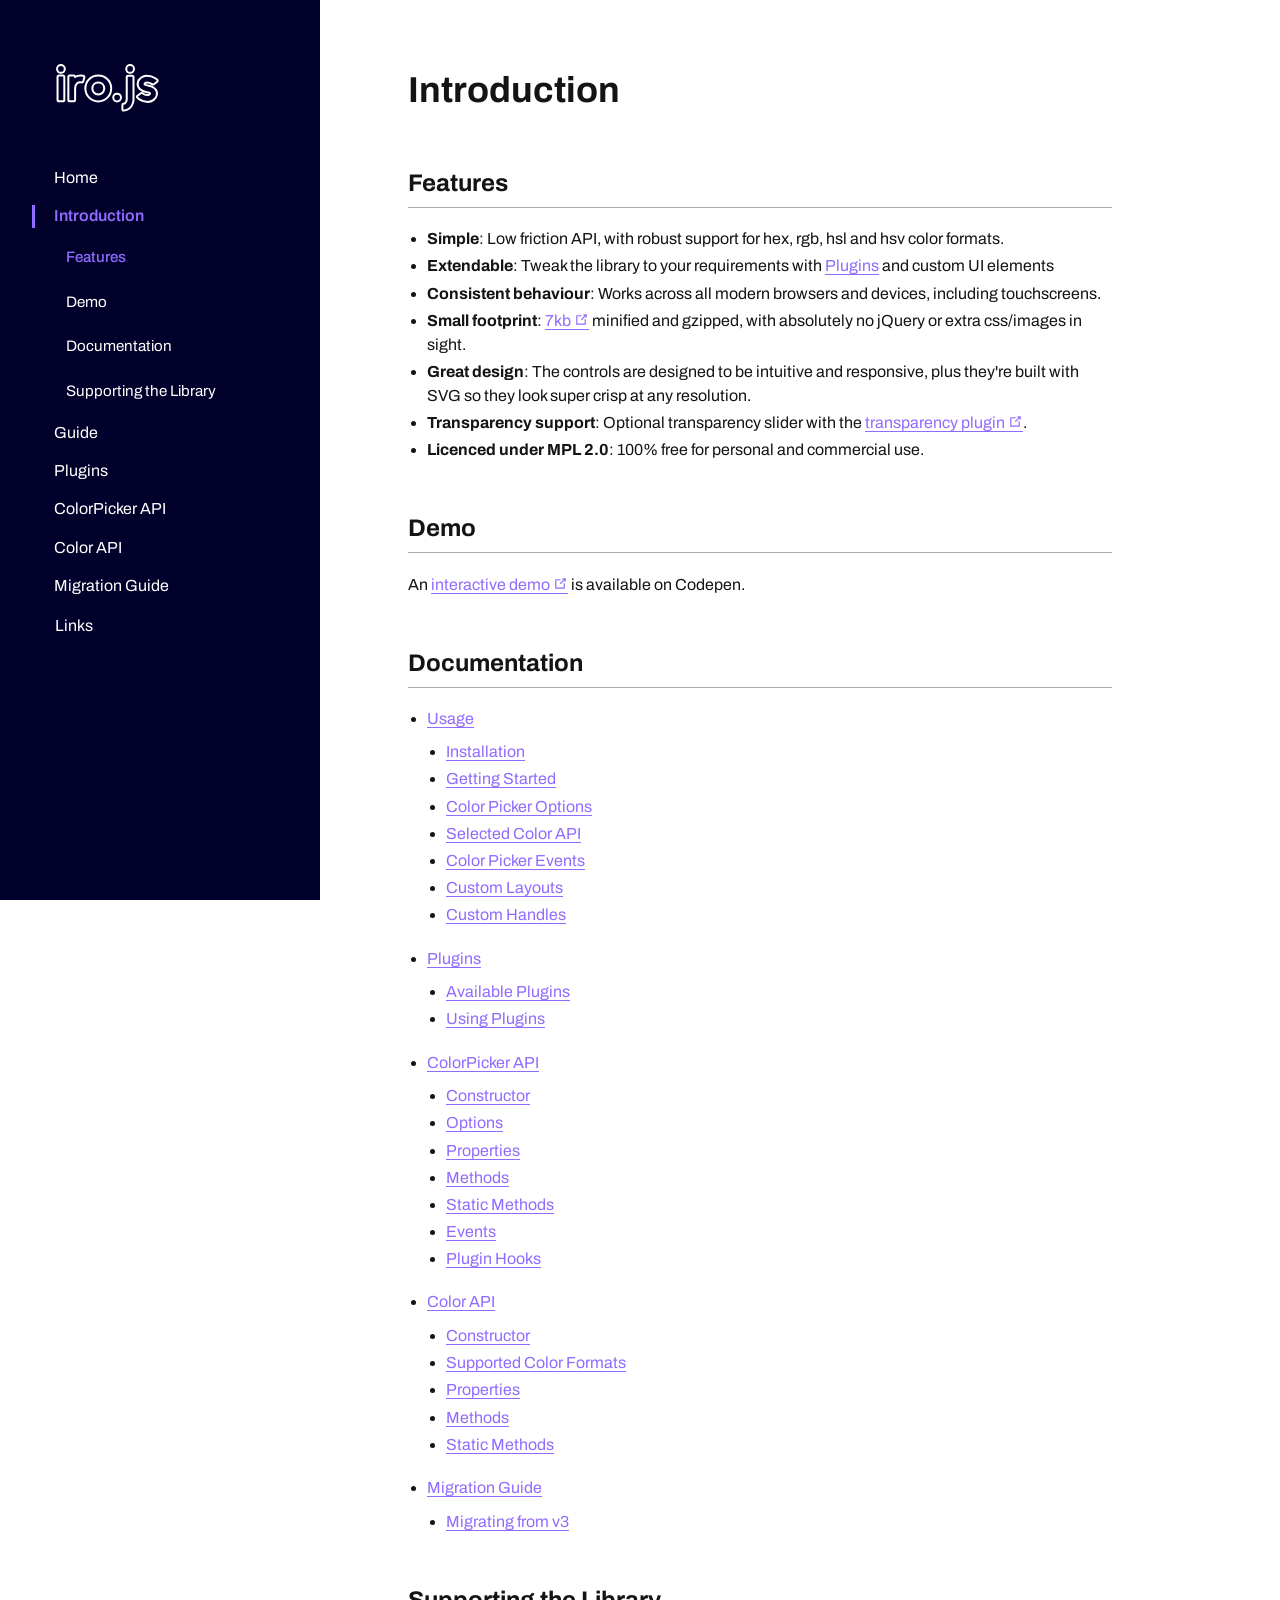
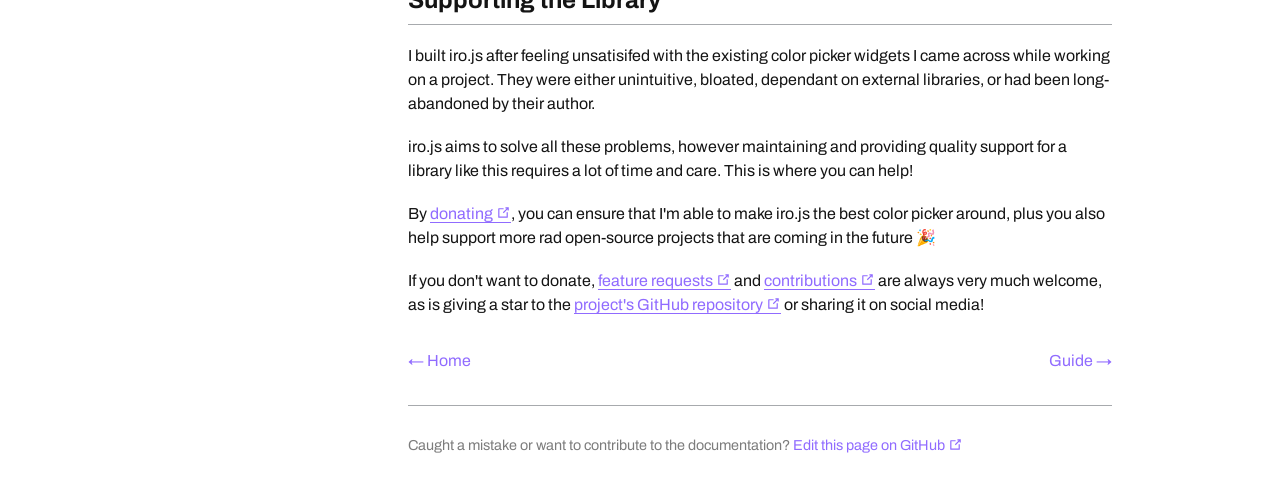
<file: introduction.html>
<!DOCTYPE html>
<html lang="en-US">
  <head>
    <meta charset="utf-8">
    <meta name="viewport" content="width=device-width,initial-scale=1">
    <title>Introduction | iro.js</title>
    <meta name="description" content="An HSV color picker widget for JavaScript, with a modern SVG-based user interface">
    <link rel="icon" type="image/png" href="https://iro.js.org/assets/favicon.png?v=4">
  <meta name="twitter:card" content="summary_large_image">
  <meta property="og:type" content="website">
  <meta property="og:url" content="https://iro.js.org">
  <meta property="og:site_name" content="iro.js">
  <meta name="twitter:title" property="og:title" content="iro.js">
  <meta name="twitter:description" property="og:description" content="An HSV color picker widget for JavaScript, with a modern SVG-based user interface">
  <meta name="twitter:image" property="og:image" content="https://iro.js.org/assets/social.png">
  <meta name="twitter:image:width" property="og:image:width" content="800">
  <meta name="twitter:image:height" property="og:image:height" content="400">
    
    <link rel="preload" href="/assets/css/0.styles.011404db.css" as="style"><link rel="preload" href="/assets/js/app.963474a7.js" as="script"><link rel="preload" href="/assets/js/8.5c4d36a4.js" as="script"><link rel="prefetch" href="/assets/js/10.11a50fea.js"><link rel="prefetch" href="/assets/js/11.2411d5a8.js"><link rel="prefetch" href="/assets/js/12.0e6ae242.js"><link rel="prefetch" href="/assets/js/2.db370df3.js"><link rel="prefetch" href="/assets/js/3.f856b15b.js"><link rel="prefetch" href="/assets/js/4.0a1bdf28.js"><link rel="prefetch" href="/assets/js/5.7300db78.js"><link rel="prefetch" href="/assets/js/6.4fb3cd41.js"><link rel="prefetch" href="/assets/js/7.937e89c6.js"><link rel="prefetch" href="/assets/js/9.7cb41024.js">
    <link rel="stylesheet" href="/assets/css/0.styles.011404db.css">
  </head>
  <body>
    <div id="app" data-server-rendered="true"><div class="container"><div class="sidebar"><div class="sidebar__head"><div class="sidebar__toggle"><span class="menuIcon"></span></div> <svg xmlns="http://www.w3.org/2000/svg" viewBox="0 0 291 135" class="logo"><g fill-rule="evenodd" transform="translate(3 3)"><path d="M10.866 21.787C4.865 21.787 0 16.91 0 10.894 0 4.877 4.865 0 10.866 0c6 0 10.866 4.877 10.866 10.894 0 6.016-4.865 10.893-10.866 10.893zm-9.508 76.53v-65.23a3.664 3.664 0 0 1 3.667-3.674h11.682a3.668 3.668 0 0 1 3.667 3.674v65.23a3.664 3.664 0 0 1-3.667 3.674H5.025a3.668 3.668 0 0 1-3.667-3.673zM31.747 98.361a3.669 3.669 0 0 0 3.666 3.676h11.683a3.664 3.664 0 0 0 3.666-3.657V64.953c0-6.005 2.213-10.077 5.832-13.555 2.954-2.839 6.785-3.542 11.677-2.791 1.352.207.733.13.733.13 1.97.448 3.999-.773 4.533-2.735l3.076-11.3a3.533 3.533 0 0 0-2.607-4.4s-.347-.122-1.74-.365c-8.314-1.445-14.947-.018-21.504 3.462v-.313a3.668 3.668 0 0 0-3.666-3.673H35.413a3.665 3.665 0 0 0-3.666 3.676v65.272zm47.947-32.59c0 20.287 16.02 36.357 36.258 36.357 20.239 0 36.272-16.072 36.272-36.358 0-20.362-15.843-36.357-36.265-36.357-20.421 0-36.265 15.995-36.265 36.357zm52.972 0c0 9.455-7.277 16.748-16.714 16.748-9.433 0-16.699-7.289-16.699-16.749 0-9.562 7.118-16.749 16.706-16.749s16.707 7.187 16.707 16.75z"></path><ellipse cx="168.869" cy="91.234" rx="10.866" ry="10.894"></ellipse><path d="M205.482 21.787c-6 0-10.866-4.877-10.866-10.893C194.616 4.877 199.481 0 205.482 0c6.001 0 10.866 4.877 10.866 10.894 0 6.016-4.865 10.893-10.866 10.893zm-9.507 74.894V33.897a3.667 3.667 0 0 1 3.666-3.667h11.682a3.664 3.664 0 0 1 3.667 3.667v62.784c0 .39-.018.934-.067 1.615a36.216 36.216 0 0 1-.402 3.356c-.57 3.431-1.602 6.878-3.251 10.185-4.288 8.598-11.852 14.423-22.398 15.832-1.636.219-1.464.142-1.464.142-2.019.12-3.658-1.457-3.658-3.487v-11.712c0-2.034 1.46-3.676 3.26-3.676 2.58 0 5.866-2.845 7.252-5.624.727-1.459 1.224-3.118 1.502-4.794.098-.588.16-1.123.21-1.837zM281.637 41.317c-1.694-1.694-3.154-2.815-5.482-4.358C269.591 32.61 261.67 30 252.525 30 240.195 30 229.1 38.508 227 49.703c-1.198 6.39.758 12.78 5.592 17.642 4.527 4.552 11.232 7.485 19.814 8.837 4.892.77 7.588 1.07 8.539 2.703.95 1.634.244 3.068-.88 3.933a7.969 7.969 0 0 1-4.825 1.65c-5.072 0-9.36-1.454-12.98-3.894a23.084 23.084 0 0 1-.704-.493c-.344-.25-.445-.378-.445-.378-1.5-1.362-4.025-1.478-5.646-.255l-9.337 7.045c-1.619 1.221-1.85 3.448-.49 4.944 0 0-.582-.568.515.534 1.706 1.714 3.173 2.858 5.498 4.425 6.609 4.454 14.52 7.136 23.59 7.136 12.21 0 23.263-8.515 25.412-19.653 1.233-6.388-.68-12.788-5.493-17.665-4.51-4.571-11.21-7.51-19.802-8.864-4.903-.773-7.86-1.07-8.81-2.703-.951-1.634-.091-3.068 1.02-3.92a8.186 8.186 0 0 1 4.956-1.663c5.235 0 9.564 1.425 13.144 3.798.313.208.614.419.902.631.836.617.092.07.092.07 1.498 1.36 4.022 1.478 5.646.258l9.348-7.03c1.62-1.218 1.854-3.445.495-4.941 0 0 .58.563-.515-.533z"></path></g></svg></div> <div class="sidebar__body"><ul class="sidebar__inks"><li><a href="/" class="sidebar-link">Home</a></li><li><a href="/introduction.html" class="active sidebar-link">Introduction</a><ul class="sidebar-sub-headers"><li class="sidebar-sub-header"><a href="/introduction.html#features" class="sidebar-link">Features</a></li><li class="sidebar-sub-header"><a href="/introduction.html#demo" class="sidebar-link">Demo</a></li><li class="sidebar-sub-header"><a href="/introduction.html#documentation" class="sidebar-link">Documentation</a></li><li class="sidebar-sub-header"><a href="/introduction.html#supporting-the-library" class="sidebar-link">Supporting the Library</a></li></ul></li><li><a href="/guide.html" class="sidebar-link">Guide</a></li><li><a href="/plugins.html" class="sidebar-link">Plugins</a></li><li><a href="/colorPicker_api.html" class="sidebar-link">ColorPicker API</a></li><li><a href="/color_api.html" class="sidebar-link">Color API</a></li><li><a href="/migrating.html" class="sidebar-link">Migration Guide</a></li><li><div class="sidebar-group collapsable"><p class="sidebar-heading"><span>Links</span></p> <!----></div></li></ul></div></div> <div class="page"> <h1 class="title">Introduction</h1> <div class="content markdown"><h2 id="features"><a href="#features" aria-hidden="true" class="header-anchor">#</a> Features</h2> <ul><li><strong>Simple</strong>: Low friction API, with robust support for hex, rgb, hsl and hsv color formats.</li> <li><strong>Extendable</strong>: Tweak the library to your requirements with <a href="/plugins.html">Plugins</a> and custom UI elements</li> <li><strong>Consistent behaviour</strong>: Works across all modern browsers and devices, including touchscreens.</li> <li><strong>Small footprint</strong>: <a href="https://bundlephobia.com/result?p=@jaames/iro" target="_blank" rel="noopener noreferrer">7kb<svg xmlns="http://www.w3.org/2000/svg" aria-hidden="true" x="0px" y="0px" viewBox="0 0 100 100" width="15" height="15" class="icon outbound"><path fill="currentColor" d="M18.8,85.1h56l0,0c2.2,0,4-1.8,4-4v-32h-8v28h-48v-48h28v-8h-32l0,0c-2.2,0-4,1.8-4,4v56C14.8,83.3,16.6,85.1,18.8,85.1z"></path> <polygon fill="currentColor" points="45.7,48.7 51.3,54.3 77.2,28.5 77.2,37.2 85.2,37.2 85.2,14.9 62.8,14.9 62.8,22.9 71.5,22.9"></polygon></svg></a> minified and gzipped, with absolutely no jQuery or extra css/images in sight.</li> <li><strong>Great design</strong>: The controls are designed to be intuitive and responsive, plus they're built with SVG so they look super crisp at any resolution.</li> <li><strong>Transparency support</strong>: Optional transparency slider with the <a href="https://github.com/jaames/iro-transparency-plugin" target="_blank" rel="noopener noreferrer">transparency plugin<svg xmlns="http://www.w3.org/2000/svg" aria-hidden="true" x="0px" y="0px" viewBox="0 0 100 100" width="15" height="15" class="icon outbound"><path fill="currentColor" d="M18.8,85.1h56l0,0c2.2,0,4-1.8,4-4v-32h-8v28h-48v-48h28v-8h-32l0,0c-2.2,0-4,1.8-4,4v56C14.8,83.3,16.6,85.1,18.8,85.1z"></path> <polygon fill="currentColor" points="45.7,48.7 51.3,54.3 77.2,28.5 77.2,37.2 85.2,37.2 85.2,14.9 62.8,14.9 62.8,22.9 71.5,22.9"></polygon></svg></a>.</li> <li><strong>Licenced under MPL 2.0</strong>: 100% free for personal and commercial use.</li></ul> <h2 id="demo"><a href="#demo" aria-hidden="true" class="header-anchor">#</a> Demo</h2> <p>An <a href="https://codepen.io/rakujira/pen/WZOeNq?editors=0010" target="_blank" rel="noopener noreferrer">interactive demo<svg xmlns="http://www.w3.org/2000/svg" aria-hidden="true" x="0px" y="0px" viewBox="0 0 100 100" width="15" height="15" class="icon outbound"><path fill="currentColor" d="M18.8,85.1h56l0,0c2.2,0,4-1.8,4-4v-32h-8v28h-48v-48h28v-8h-32l0,0c-2.2,0-4,1.8-4,4v56C14.8,83.3,16.6,85.1,18.8,85.1z"></path> <polygon fill="currentColor" points="45.7,48.7 51.3,54.3 77.2,28.5 77.2,37.2 85.2,37.2 85.2,14.9 62.8,14.9 62.8,22.9 71.5,22.9"></polygon></svg></a> is available on Codepen.</p> <h2 id="documentation"><a href="#documentation" aria-hidden="true" class="header-anchor">#</a> Documentation</h2> <ul><li><a href="/guide.html">Usage</a> <ul><li><a href="/guide.html#installation">Installation</a></li> <li><a href="/guide.html#getting-started">Getting Started</a></li> <li><a href="/guide.html#color-picker-options">Color Picker Options</a></li> <li><a href="/guide.html#selected-color-api">Selected Color API</a></li> <li><a href="/guide.html#color-picker-events">Color Picker Events</a></li> <li><a href="/guide.html#custom-layouts">Custom Layouts</a></li> <li><a href="/guide.html#custom-handles">Custom Handles</a></li></ul></li> <li><a href="/plugins.html">Plugins</a> <ul><li><a href="/plugins.html#available-plugins">Available Plugins</a></li> <li><a href="/plugins.html#using-plugins">Using Plugins</a></li></ul></li> <li><a href="/colorPicker_api.html">ColorPicker API</a> <ul><li><a href="/colorPicker_api.html#constructor">Constructor</a></li> <li><a href="/colorPicker_api.html#options">Options</a></li> <li><a href="/colorPicker_api.html#properties">Properties</a></li> <li><a href="/colorPicker_api.html#methods">Methods</a></li> <li><a href="/colorPicker_api.html#static-methods">Static Methods</a></li> <li><a href="/colorPicker_api.html#events">Events</a></li> <li><a href="/colorPicker_api.html#plugin-hooks">Plugin Hooks</a></li></ul></li> <li><a href="/color_api.html">Color API</a> <ul><li><a href="/color_api.html#constructor">Constructor</a></li> <li><a href="/color_api.html#supported-color-formats">Supported Color Formats</a></li> <li><a href="/color_api.html#properties">Properties</a></li> <li><a href="/color_api.html#methods">Methods</a></li> <li><a href="/color_api.html#static-methods">Static Methods</a></li></ul></li> <li><a href="/migrating.html">Migration Guide</a> <ul><li><a href="/migrating.html#migrating-from-v3">Migrating from v3</a></li></ul></li></ul> <h2 id="supporting-the-library"><a href="#supporting-the-library" aria-hidden="true" class="header-anchor">#</a> Supporting the Library</h2> <p>I built iro.js after feeling unsatisifed with the existing color picker widgets I came across while working on a project. They were either unintuitive, bloated, dependant on external libraries, or had been long-abandoned by their author.</p> <p>iro.js aims to solve all these problems, however maintaining and providing quality support for a library like this requires a lot of time and care. This is where you can help!</p> <p>By <a href="https://www.paypal.com/cgi-bin/webscr?cmd=_s-xclick&hosted_button_id=XS9R3QTLZYAXQ&source=url" target="_blank" rel="noopener noreferrer">donating<svg xmlns="http://www.w3.org/2000/svg" aria-hidden="true" x="0px" y="0px" viewBox="0 0 100 100" width="15" height="15" class="icon outbound"><path fill="currentColor" d="M18.8,85.1h56l0,0c2.2,0,4-1.8,4-4v-32h-8v28h-48v-48h28v-8h-32l0,0c-2.2,0-4,1.8-4,4v56C14.8,83.3,16.6,85.1,18.8,85.1z"></path> <polygon fill="currentColor" points="45.7,48.7 51.3,54.3 77.2,28.5 77.2,37.2 85.2,37.2 85.2,14.9 62.8,14.9 62.8,22.9 71.5,22.9"></polygon></svg></a>, you can ensure that I'm able to make iro.js the best color picker around, plus you also help support more rad open-source projects that are coming in the future 🎉</p> <p>If you don't want to donate, <a href="https://github.com/jaames/iro.js/issues" target="_blank" rel="noopener noreferrer">feature requests<svg xmlns="http://www.w3.org/2000/svg" aria-hidden="true" x="0px" y="0px" viewBox="0 0 100 100" width="15" height="15" class="icon outbound"><path fill="currentColor" d="M18.8,85.1h56l0,0c2.2,0,4-1.8,4-4v-32h-8v28h-48v-48h28v-8h-32l0,0c-2.2,0-4,1.8-4,4v56C14.8,83.3,16.6,85.1,18.8,85.1z"></path> <polygon fill="currentColor" points="45.7,48.7 51.3,54.3 77.2,28.5 77.2,37.2 85.2,37.2 85.2,14.9 62.8,14.9 62.8,22.9 71.5,22.9"></polygon></svg></a> and <a href="https://github.com/jaames/iro.js/blob/master/CONTRIBUTING.md" target="_blank" rel="noopener noreferrer">contributions<svg xmlns="http://www.w3.org/2000/svg" aria-hidden="true" x="0px" y="0px" viewBox="0 0 100 100" width="15" height="15" class="icon outbound"><path fill="currentColor" d="M18.8,85.1h56l0,0c2.2,0,4-1.8,4-4v-32h-8v28h-48v-48h28v-8h-32l0,0c-2.2,0-4,1.8-4,4v56C14.8,83.3,16.6,85.1,18.8,85.1z"></path> <polygon fill="currentColor" points="45.7,48.7 51.3,54.3 77.2,28.5 77.2,37.2 85.2,37.2 85.2,14.9 62.8,14.9 62.8,22.9 71.5,22.9"></polygon></svg></a> are always very much welcome, as is giving a star to the <a href="https://github.com/jaames/iro.js" target="_blank" rel="noopener noreferrer">project's GitHub repository<svg xmlns="http://www.w3.org/2000/svg" aria-hidden="true" x="0px" y="0px" viewBox="0 0 100 100" width="15" height="15" class="icon outbound"><path fill="currentColor" d="M18.8,85.1h56l0,0c2.2,0,4-1.8,4-4v-32h-8v28h-48v-48h28v-8h-32l0,0c-2.2,0-4,1.8-4,4v56C14.8,83.3,16.6,85.1,18.8,85.1z"></path> <polygon fill="currentColor" points="45.7,48.7 51.3,54.3 77.2,28.5 77.2,37.2 85.2,37.2 85.2,14.9 62.8,14.9 62.8,22.9 71.5,22.9"></polygon></svg></a> or sharing it on social media!</p></div> <div class="pageNav"><a href="/" class="pageNav__prev router-link-active">
      ← Home
    </a> <a href="/guide.html" class="pageNav__next">
      Guide →
    </a></div> <div class="pageFooter">
    Caught a mistake or want to contribute to the documentation?
    <a href="https://github.com/jaames/iro.js/edit/master/docs/introduction.md" target="_blank" rel="noopener noreferrer">
      Edit this page on GitHub<svg xmlns="http://www.w3.org/2000/svg" aria-hidden="true" x="0px" y="0px" viewBox="0 0 100 100" width="15" height="15" class="icon outbound"><path fill="currentColor" d="M18.8,85.1h56l0,0c2.2,0,4-1.8,4-4v-32h-8v28h-48v-48h28v-8h-32l0,0c-2.2,0-4,1.8-4,4v56C14.8,83.3,16.6,85.1,18.8,85.1z"></path> <polygon fill="currentColor" points="45.7,48.7 51.3,54.3 77.2,28.5 77.2,37.2 85.2,37.2 85.2,14.9 62.8,14.9 62.8,22.9 71.5,22.9"></polygon></svg></a></div> </div> <!----></div></div>
    <script src="/assets/js/8.5c4d36a4.js" defer></script><script src="/assets/js/app.963474a7.js" defer></script>
  </body>
</html>
</file>
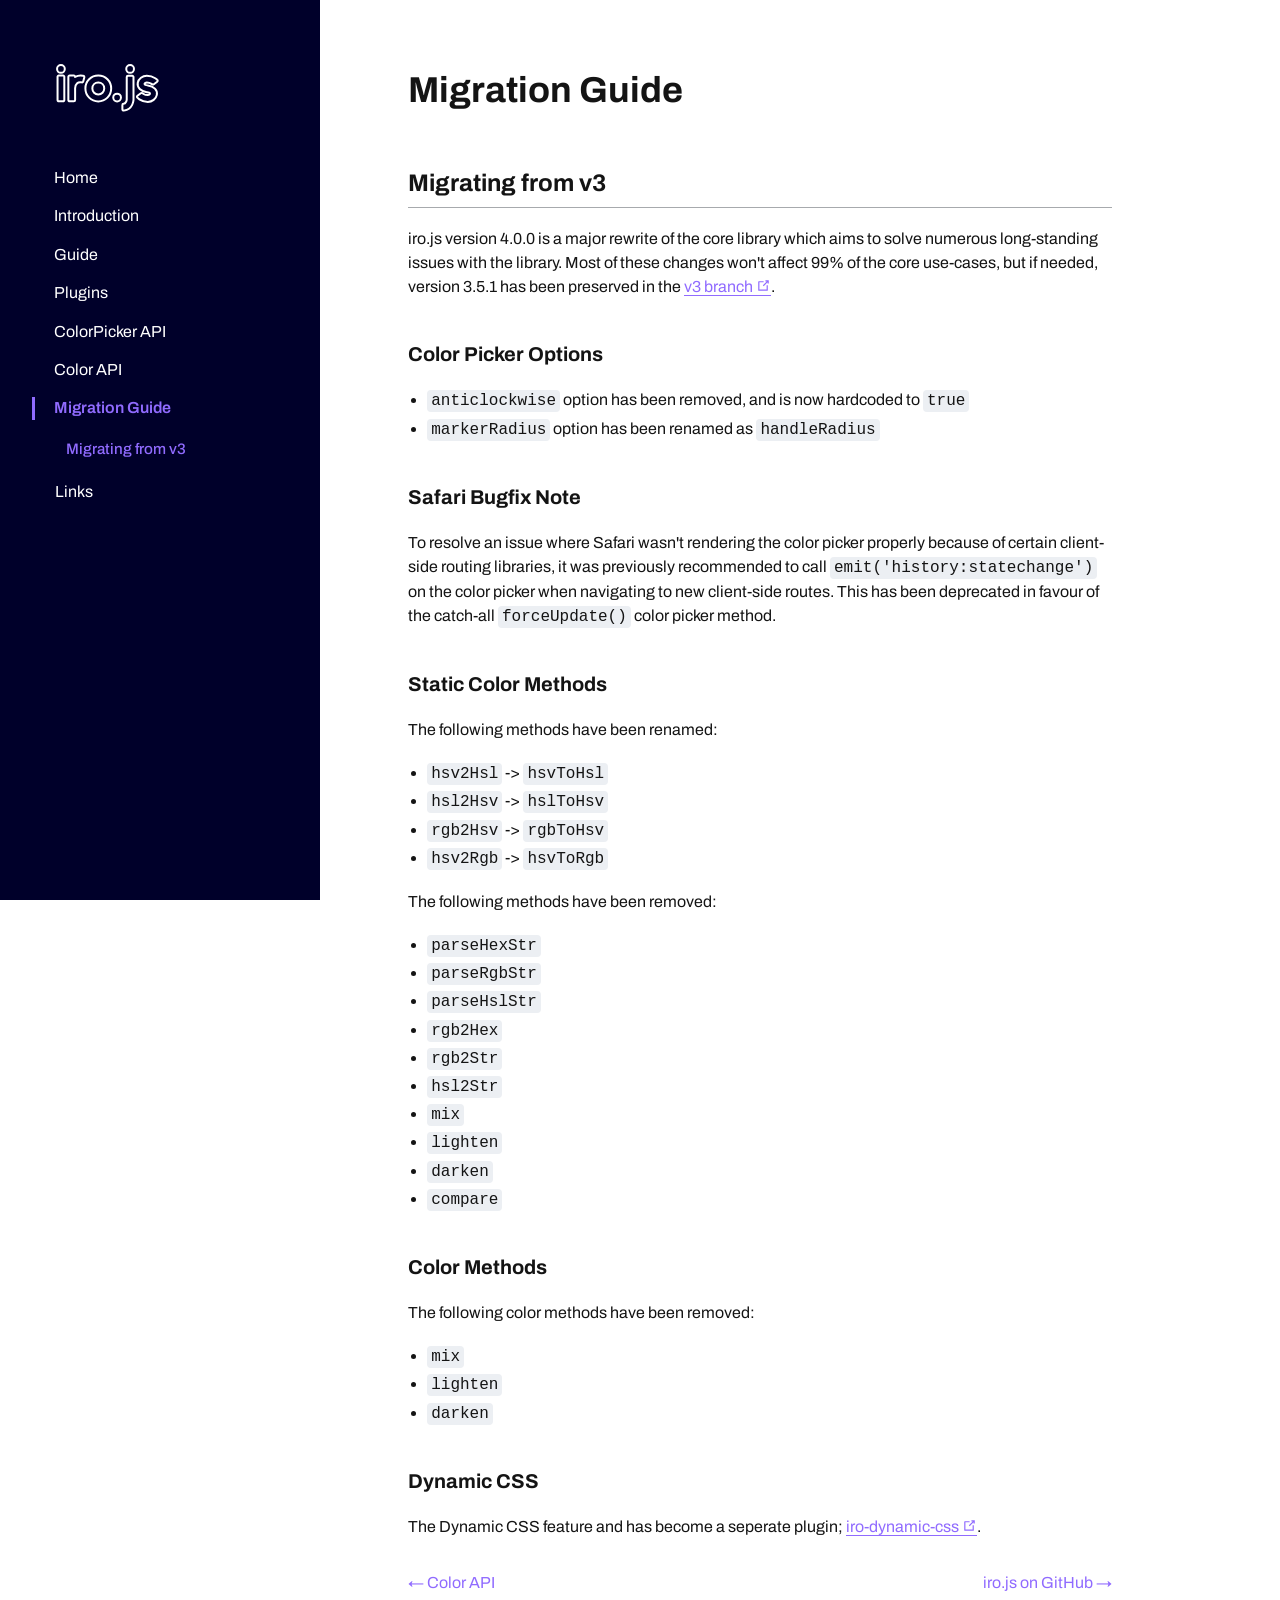
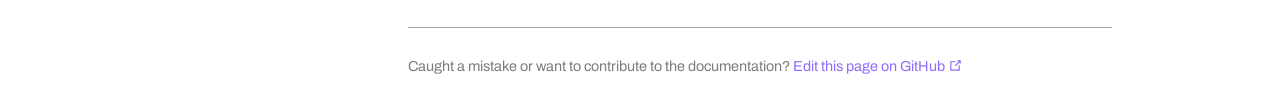
<file: migrating.html>
<!DOCTYPE html>
<html lang="en-US">
  <head>
    <meta charset="utf-8">
    <meta name="viewport" content="width=device-width,initial-scale=1">
    <title>Migration Guide | iro.js</title>
    <meta name="description" content="An HSV color picker widget for JavaScript, with a modern SVG-based user interface">
    <link rel="icon" type="image/png" href="https://iro.js.org/assets/favicon.png?v=4">
  <meta name="twitter:card" content="summary_large_image">
  <meta property="og:type" content="website">
  <meta property="og:url" content="https://iro.js.org">
  <meta property="og:site_name" content="iro.js">
  <meta name="twitter:title" property="og:title" content="iro.js">
  <meta name="twitter:description" property="og:description" content="An HSV color picker widget for JavaScript, with a modern SVG-based user interface">
  <meta name="twitter:image" property="og:image" content="https://iro.js.org/assets/social.png">
  <meta name="twitter:image:width" property="og:image:width" content="800">
  <meta name="twitter:image:height" property="og:image:height" content="400">
    
    <link rel="preload" href="/assets/css/0.styles.011404db.css" as="style"><link rel="preload" href="/assets/js/app.963474a7.js" as="script"><link rel="preload" href="/assets/js/9.7cb41024.js" as="script"><link rel="prefetch" href="/assets/js/10.11a50fea.js"><link rel="prefetch" href="/assets/js/11.2411d5a8.js"><link rel="prefetch" href="/assets/js/12.0e6ae242.js"><link rel="prefetch" href="/assets/js/2.db370df3.js"><link rel="prefetch" href="/assets/js/3.f856b15b.js"><link rel="prefetch" href="/assets/js/4.0a1bdf28.js"><link rel="prefetch" href="/assets/js/5.7300db78.js"><link rel="prefetch" href="/assets/js/6.4fb3cd41.js"><link rel="prefetch" href="/assets/js/7.937e89c6.js"><link rel="prefetch" href="/assets/js/8.5c4d36a4.js">
    <link rel="stylesheet" href="/assets/css/0.styles.011404db.css">
  </head>
  <body>
    <div id="app" data-server-rendered="true"><div class="container"><div class="sidebar"><div class="sidebar__head"><div class="sidebar__toggle"><span class="menuIcon"></span></div> <svg xmlns="http://www.w3.org/2000/svg" viewBox="0 0 291 135" class="logo"><g fill-rule="evenodd" transform="translate(3 3)"><path d="M10.866 21.787C4.865 21.787 0 16.91 0 10.894 0 4.877 4.865 0 10.866 0c6 0 10.866 4.877 10.866 10.894 0 6.016-4.865 10.893-10.866 10.893zm-9.508 76.53v-65.23a3.664 3.664 0 0 1 3.667-3.674h11.682a3.668 3.668 0 0 1 3.667 3.674v65.23a3.664 3.664 0 0 1-3.667 3.674H5.025a3.668 3.668 0 0 1-3.667-3.673zM31.747 98.361a3.669 3.669 0 0 0 3.666 3.676h11.683a3.664 3.664 0 0 0 3.666-3.657V64.953c0-6.005 2.213-10.077 5.832-13.555 2.954-2.839 6.785-3.542 11.677-2.791 1.352.207.733.13.733.13 1.97.448 3.999-.773 4.533-2.735l3.076-11.3a3.533 3.533 0 0 0-2.607-4.4s-.347-.122-1.74-.365c-8.314-1.445-14.947-.018-21.504 3.462v-.313a3.668 3.668 0 0 0-3.666-3.673H35.413a3.665 3.665 0 0 0-3.666 3.676v65.272zm47.947-32.59c0 20.287 16.02 36.357 36.258 36.357 20.239 0 36.272-16.072 36.272-36.358 0-20.362-15.843-36.357-36.265-36.357-20.421 0-36.265 15.995-36.265 36.357zm52.972 0c0 9.455-7.277 16.748-16.714 16.748-9.433 0-16.699-7.289-16.699-16.749 0-9.562 7.118-16.749 16.706-16.749s16.707 7.187 16.707 16.75z"></path><ellipse cx="168.869" cy="91.234" rx="10.866" ry="10.894"></ellipse><path d="M205.482 21.787c-6 0-10.866-4.877-10.866-10.893C194.616 4.877 199.481 0 205.482 0c6.001 0 10.866 4.877 10.866 10.894 0 6.016-4.865 10.893-10.866 10.893zm-9.507 74.894V33.897a3.667 3.667 0 0 1 3.666-3.667h11.682a3.664 3.664 0 0 1 3.667 3.667v62.784c0 .39-.018.934-.067 1.615a36.216 36.216 0 0 1-.402 3.356c-.57 3.431-1.602 6.878-3.251 10.185-4.288 8.598-11.852 14.423-22.398 15.832-1.636.219-1.464.142-1.464.142-2.019.12-3.658-1.457-3.658-3.487v-11.712c0-2.034 1.46-3.676 3.26-3.676 2.58 0 5.866-2.845 7.252-5.624.727-1.459 1.224-3.118 1.502-4.794.098-.588.16-1.123.21-1.837zM281.637 41.317c-1.694-1.694-3.154-2.815-5.482-4.358C269.591 32.61 261.67 30 252.525 30 240.195 30 229.1 38.508 227 49.703c-1.198 6.39.758 12.78 5.592 17.642 4.527 4.552 11.232 7.485 19.814 8.837 4.892.77 7.588 1.07 8.539 2.703.95 1.634.244 3.068-.88 3.933a7.969 7.969 0 0 1-4.825 1.65c-5.072 0-9.36-1.454-12.98-3.894a23.084 23.084 0 0 1-.704-.493c-.344-.25-.445-.378-.445-.378-1.5-1.362-4.025-1.478-5.646-.255l-9.337 7.045c-1.619 1.221-1.85 3.448-.49 4.944 0 0-.582-.568.515.534 1.706 1.714 3.173 2.858 5.498 4.425 6.609 4.454 14.52 7.136 23.59 7.136 12.21 0 23.263-8.515 25.412-19.653 1.233-6.388-.68-12.788-5.493-17.665-4.51-4.571-11.21-7.51-19.802-8.864-4.903-.773-7.86-1.07-8.81-2.703-.951-1.634-.091-3.068 1.02-3.92a8.186 8.186 0 0 1 4.956-1.663c5.235 0 9.564 1.425 13.144 3.798.313.208.614.419.902.631.836.617.092.07.092.07 1.498 1.36 4.022 1.478 5.646.258l9.348-7.03c1.62-1.218 1.854-3.445.495-4.941 0 0 .58.563-.515-.533z"></path></g></svg></div> <div class="sidebar__body"><ul class="sidebar__inks"><li><a href="/" class="sidebar-link">Home</a></li><li><a href="/introduction.html" class="sidebar-link">Introduction</a></li><li><a href="/guide.html" class="sidebar-link">Guide</a></li><li><a href="/plugins.html" class="sidebar-link">Plugins</a></li><li><a href="/colorPicker_api.html" class="sidebar-link">ColorPicker API</a></li><li><a href="/color_api.html" class="sidebar-link">Color API</a></li><li><a href="/migrating.html" class="active sidebar-link">Migration Guide</a><ul class="sidebar-sub-headers"><li class="sidebar-sub-header"><a href="/migrating.html#migrating-from-v3" class="sidebar-link">Migrating from v3</a></li></ul></li><li><div class="sidebar-group collapsable"><p class="sidebar-heading"><span>Links</span></p> <!----></div></li></ul></div></div> <div class="page"> <h1 class="title">Migration Guide</h1> <div class="content markdown"><h2 id="migrating-from-v3"><a href="#migrating-from-v3" aria-hidden="true" class="header-anchor">#</a> Migrating from v3</h2> <p>iro.js version 4.0.0 is a major rewrite of the core library which aims to solve numerous long-standing issues with the library. Most of these changes won't affect 99% of the core use-cases, but if needed, version 3.5.1 has been preserved in the <a href="https://github.com/jaames/iro.js/tree/v3" target="_blank" rel="noopener noreferrer">v3 branch<svg xmlns="http://www.w3.org/2000/svg" aria-hidden="true" x="0px" y="0px" viewBox="0 0 100 100" width="15" height="15" class="icon outbound"><path fill="currentColor" d="M18.8,85.1h56l0,0c2.2,0,4-1.8,4-4v-32h-8v28h-48v-48h28v-8h-32l0,0c-2.2,0-4,1.8-4,4v56C14.8,83.3,16.6,85.1,18.8,85.1z"></path> <polygon fill="currentColor" points="45.7,48.7 51.3,54.3 77.2,28.5 77.2,37.2 85.2,37.2 85.2,14.9 62.8,14.9 62.8,22.9 71.5,22.9"></polygon></svg></a>.</p> <h3 id="color-picker-options"><a href="#color-picker-options" aria-hidden="true" class="header-anchor">#</a> Color Picker Options</h3> <ul><li><code>anticlockwise</code> option has been removed, and is now hardcoded to <code>true</code></li> <li><code>markerRadius</code> option has been renamed as <code>handleRadius</code></li></ul> <h3 id="safari-bugfix-note"><a href="#safari-bugfix-note" aria-hidden="true" class="header-anchor">#</a> Safari Bugfix Note</h3> <p>To resolve an issue where Safari wasn't rendering the color picker properly because of certain client-side routing libraries, it was previously recommended to call <code>emit('history:statechange')</code> on the color picker when navigating to new client-side routes. This has been deprecated in favour of the catch-all <code>forceUpdate()</code> color picker method.</p> <h3 id="static-color-methods"><a href="#static-color-methods" aria-hidden="true" class="header-anchor">#</a> Static Color Methods</h3> <p>The following methods have been renamed:</p> <ul><li><code>hsv2Hsl</code> -&gt; <code>hsvToHsl</code></li> <li><code>hsl2Hsv</code> -&gt; <code>hslToHsv</code></li> <li><code>rgb2Hsv</code> -&gt; <code>rgbToHsv</code></li> <li><code>hsv2Rgb</code> -&gt; <code>hsvToRgb</code></li></ul> <p>The following methods have been removed:</p> <ul><li><code>parseHexStr</code></li> <li><code>parseRgbStr</code></li> <li><code>parseHslStr</code></li> <li><code>rgb2Hex</code></li> <li><code>rgb2Str</code></li> <li><code>hsl2Str</code></li> <li><code>mix</code></li> <li><code>lighten</code></li> <li><code>darken</code></li> <li><code>compare</code></li></ul> <h3 id="color-methods"><a href="#color-methods" aria-hidden="true" class="header-anchor">#</a> Color Methods</h3> <p>The following color methods have been removed:</p> <ul><li><code>mix</code></li> <li><code>lighten</code></li> <li><code>darken</code></li></ul> <h3 id="dynamic-css"><a href="#dynamic-css" aria-hidden="true" class="header-anchor">#</a> Dynamic CSS</h3> <p>The Dynamic CSS feature and has become a seperate plugin; <a href="https://github.com/jaames/iro-dynamic-css" target="_blank" rel="noopener noreferrer">iro-dynamic-css<svg xmlns="http://www.w3.org/2000/svg" aria-hidden="true" x="0px" y="0px" viewBox="0 0 100 100" width="15" height="15" class="icon outbound"><path fill="currentColor" d="M18.8,85.1h56l0,0c2.2,0,4-1.8,4-4v-32h-8v28h-48v-48h28v-8h-32l0,0c-2.2,0-4,1.8-4,4v56C14.8,83.3,16.6,85.1,18.8,85.1z"></path> <polygon fill="currentColor" points="45.7,48.7 51.3,54.3 77.2,28.5 77.2,37.2 85.2,37.2 85.2,14.9 62.8,14.9 62.8,22.9 71.5,22.9"></polygon></svg></a>.</p></div> <div class="pageNav"><a href="/color_api.html" class="pageNav__prev">
      ← Color API
    </a> <a href="/https://github.com/jaames/iro.js" class="pageNav__next">
      iro.js on GitHub →
    </a></div> <div class="pageFooter">
    Caught a mistake or want to contribute to the documentation?
    <a href="https://github.com/jaames/iro.js/edit/master/docs/migrating.md" target="_blank" rel="noopener noreferrer">
      Edit this page on GitHub<svg xmlns="http://www.w3.org/2000/svg" aria-hidden="true" x="0px" y="0px" viewBox="0 0 100 100" width="15" height="15" class="icon outbound"><path fill="currentColor" d="M18.8,85.1h56l0,0c2.2,0,4-1.8,4-4v-32h-8v28h-48v-48h28v-8h-32l0,0c-2.2,0-4,1.8-4,4v56C14.8,83.3,16.6,85.1,18.8,85.1z"></path> <polygon fill="currentColor" points="45.7,48.7 51.3,54.3 77.2,28.5 77.2,37.2 85.2,37.2 85.2,14.9 62.8,14.9 62.8,22.9 71.5,22.9"></polygon></svg></a></div> </div> <!----></div></div>
    <script src="/assets/js/9.7cb41024.js" defer></script><script src="/assets/js/app.963474a7.js" defer></script>
  </body>
</html>
</file>
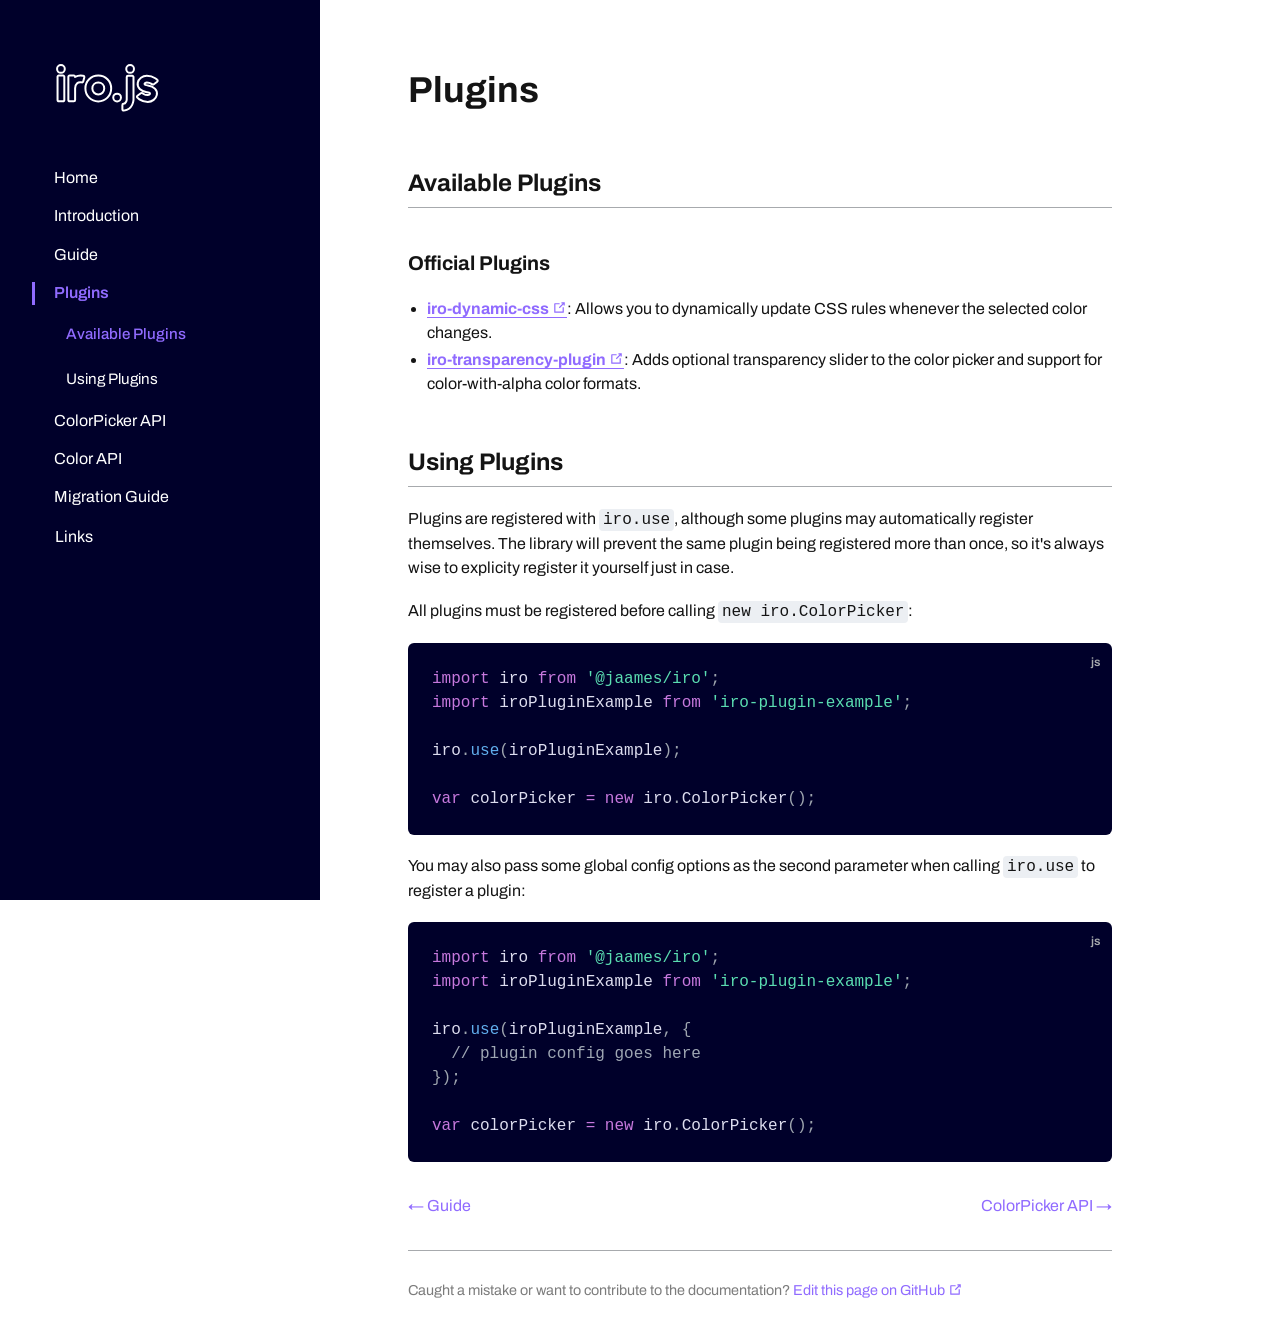
<file: plugins.html>
<!DOCTYPE html>
<html lang="en-US">
  <head>
    <meta charset="utf-8">
    <meta name="viewport" content="width=device-width,initial-scale=1">
    <title>Plugins | iro.js</title>
    <meta name="description" content="An HSV color picker widget for JavaScript, with a modern SVG-based user interface">
    <link rel="icon" type="image/png" href="https://iro.js.org/assets/favicon.png?v=4">
  <meta name="twitter:card" content="summary_large_image">
  <meta property="og:type" content="website">
  <meta property="og:url" content="https://iro.js.org">
  <meta property="og:site_name" content="iro.js">
  <meta name="twitter:title" property="og:title" content="iro.js">
  <meta name="twitter:description" property="og:description" content="An HSV color picker widget for JavaScript, with a modern SVG-based user interface">
  <meta name="twitter:image" property="og:image" content="https://iro.js.org/assets/social.png">
  <meta name="twitter:image:width" property="og:image:width" content="800">
  <meta name="twitter:image:height" property="og:image:height" content="400">
    
    <link rel="preload" href="/assets/css/0.styles.011404db.css" as="style"><link rel="preload" href="/assets/js/app.963474a7.js" as="script"><link rel="preload" href="/assets/js/10.11a50fea.js" as="script"><link rel="prefetch" href="/assets/js/11.2411d5a8.js"><link rel="prefetch" href="/assets/js/12.0e6ae242.js"><link rel="prefetch" href="/assets/js/2.db370df3.js"><link rel="prefetch" href="/assets/js/3.f856b15b.js"><link rel="prefetch" href="/assets/js/4.0a1bdf28.js"><link rel="prefetch" href="/assets/js/5.7300db78.js"><link rel="prefetch" href="/assets/js/6.4fb3cd41.js"><link rel="prefetch" href="/assets/js/7.937e89c6.js"><link rel="prefetch" href="/assets/js/8.5c4d36a4.js"><link rel="prefetch" href="/assets/js/9.7cb41024.js">
    <link rel="stylesheet" href="/assets/css/0.styles.011404db.css">
  </head>
  <body>
    <div id="app" data-server-rendered="true"><div class="container"><div class="sidebar"><div class="sidebar__head"><div class="sidebar__toggle"><span class="menuIcon"></span></div> <svg xmlns="http://www.w3.org/2000/svg" viewBox="0 0 291 135" class="logo"><g fill-rule="evenodd" transform="translate(3 3)"><path d="M10.866 21.787C4.865 21.787 0 16.91 0 10.894 0 4.877 4.865 0 10.866 0c6 0 10.866 4.877 10.866 10.894 0 6.016-4.865 10.893-10.866 10.893zm-9.508 76.53v-65.23a3.664 3.664 0 0 1 3.667-3.674h11.682a3.668 3.668 0 0 1 3.667 3.674v65.23a3.664 3.664 0 0 1-3.667 3.674H5.025a3.668 3.668 0 0 1-3.667-3.673zM31.747 98.361a3.669 3.669 0 0 0 3.666 3.676h11.683a3.664 3.664 0 0 0 3.666-3.657V64.953c0-6.005 2.213-10.077 5.832-13.555 2.954-2.839 6.785-3.542 11.677-2.791 1.352.207.733.13.733.13 1.97.448 3.999-.773 4.533-2.735l3.076-11.3a3.533 3.533 0 0 0-2.607-4.4s-.347-.122-1.74-.365c-8.314-1.445-14.947-.018-21.504 3.462v-.313a3.668 3.668 0 0 0-3.666-3.673H35.413a3.665 3.665 0 0 0-3.666 3.676v65.272zm47.947-32.59c0 20.287 16.02 36.357 36.258 36.357 20.239 0 36.272-16.072 36.272-36.358 0-20.362-15.843-36.357-36.265-36.357-20.421 0-36.265 15.995-36.265 36.357zm52.972 0c0 9.455-7.277 16.748-16.714 16.748-9.433 0-16.699-7.289-16.699-16.749 0-9.562 7.118-16.749 16.706-16.749s16.707 7.187 16.707 16.75z"></path><ellipse cx="168.869" cy="91.234" rx="10.866" ry="10.894"></ellipse><path d="M205.482 21.787c-6 0-10.866-4.877-10.866-10.893C194.616 4.877 199.481 0 205.482 0c6.001 0 10.866 4.877 10.866 10.894 0 6.016-4.865 10.893-10.866 10.893zm-9.507 74.894V33.897a3.667 3.667 0 0 1 3.666-3.667h11.682a3.664 3.664 0 0 1 3.667 3.667v62.784c0 .39-.018.934-.067 1.615a36.216 36.216 0 0 1-.402 3.356c-.57 3.431-1.602 6.878-3.251 10.185-4.288 8.598-11.852 14.423-22.398 15.832-1.636.219-1.464.142-1.464.142-2.019.12-3.658-1.457-3.658-3.487v-11.712c0-2.034 1.46-3.676 3.26-3.676 2.58 0 5.866-2.845 7.252-5.624.727-1.459 1.224-3.118 1.502-4.794.098-.588.16-1.123.21-1.837zM281.637 41.317c-1.694-1.694-3.154-2.815-5.482-4.358C269.591 32.61 261.67 30 252.525 30 240.195 30 229.1 38.508 227 49.703c-1.198 6.39.758 12.78 5.592 17.642 4.527 4.552 11.232 7.485 19.814 8.837 4.892.77 7.588 1.07 8.539 2.703.95 1.634.244 3.068-.88 3.933a7.969 7.969 0 0 1-4.825 1.65c-5.072 0-9.36-1.454-12.98-3.894a23.084 23.084 0 0 1-.704-.493c-.344-.25-.445-.378-.445-.378-1.5-1.362-4.025-1.478-5.646-.255l-9.337 7.045c-1.619 1.221-1.85 3.448-.49 4.944 0 0-.582-.568.515.534 1.706 1.714 3.173 2.858 5.498 4.425 6.609 4.454 14.52 7.136 23.59 7.136 12.21 0 23.263-8.515 25.412-19.653 1.233-6.388-.68-12.788-5.493-17.665-4.51-4.571-11.21-7.51-19.802-8.864-4.903-.773-7.86-1.07-8.81-2.703-.951-1.634-.091-3.068 1.02-3.92a8.186 8.186 0 0 1 4.956-1.663c5.235 0 9.564 1.425 13.144 3.798.313.208.614.419.902.631.836.617.092.07.092.07 1.498 1.36 4.022 1.478 5.646.258l9.348-7.03c1.62-1.218 1.854-3.445.495-4.941 0 0 .58.563-.515-.533z"></path></g></svg></div> <div class="sidebar__body"><ul class="sidebar__inks"><li><a href="/" class="sidebar-link">Home</a></li><li><a href="/introduction.html" class="sidebar-link">Introduction</a></li><li><a href="/guide.html" class="sidebar-link">Guide</a></li><li><a href="/plugins.html" class="active sidebar-link">Plugins</a><ul class="sidebar-sub-headers"><li class="sidebar-sub-header"><a href="/plugins.html#available-plugins" class="sidebar-link">Available Plugins</a></li><li class="sidebar-sub-header"><a href="/plugins.html#using-plugins" class="sidebar-link">Using Plugins</a></li></ul></li><li><a href="/colorPicker_api.html" class="sidebar-link">ColorPicker API</a></li><li><a href="/color_api.html" class="sidebar-link">Color API</a></li><li><a href="/migrating.html" class="sidebar-link">Migration Guide</a></li><li><div class="sidebar-group collapsable"><p class="sidebar-heading"><span>Links</span></p> <!----></div></li></ul></div></div> <div class="page"> <h1 class="title">Plugins</h1> <div class="content markdown"><h2 id="available-plugins"><a href="#available-plugins" aria-hidden="true" class="header-anchor">#</a> Available Plugins</h2> <h3 id="official-plugins"><a href="#official-plugins" aria-hidden="true" class="header-anchor">#</a> Official Plugins</h3> <ul><li><a href="https://github.com/jaames/iro-dynamic-css" target="_blank" rel="noopener noreferrer"><strong>iro-dynamic-css</strong><svg xmlns="http://www.w3.org/2000/svg" aria-hidden="true" x="0px" y="0px" viewBox="0 0 100 100" width="15" height="15" class="icon outbound"><path fill="currentColor" d="M18.8,85.1h56l0,0c2.2,0,4-1.8,4-4v-32h-8v28h-48v-48h28v-8h-32l0,0c-2.2,0-4,1.8-4,4v56C14.8,83.3,16.6,85.1,18.8,85.1z"></path> <polygon fill="currentColor" points="45.7,48.7 51.3,54.3 77.2,28.5 77.2,37.2 85.2,37.2 85.2,14.9 62.8,14.9 62.8,22.9 71.5,22.9"></polygon></svg></a>: Allows you to dynamically update CSS rules whenever the selected color changes.</li> <li><a href="https://github.com/jaames/iro-transparency-plugin" target="_blank" rel="noopener noreferrer"><strong>iro-transparency-plugin</strong><svg xmlns="http://www.w3.org/2000/svg" aria-hidden="true" x="0px" y="0px" viewBox="0 0 100 100" width="15" height="15" class="icon outbound"><path fill="currentColor" d="M18.8,85.1h56l0,0c2.2,0,4-1.8,4-4v-32h-8v28h-48v-48h28v-8h-32l0,0c-2.2,0-4,1.8-4,4v56C14.8,83.3,16.6,85.1,18.8,85.1z"></path> <polygon fill="currentColor" points="45.7,48.7 51.3,54.3 77.2,28.5 77.2,37.2 85.2,37.2 85.2,14.9 62.8,14.9 62.8,22.9 71.5,22.9"></polygon></svg></a>: Adds optional transparency slider to the color picker and support for color-with-alpha color formats.</li></ul> <h2 id="using-plugins"><a href="#using-plugins" aria-hidden="true" class="header-anchor">#</a> Using Plugins</h2> <p>Plugins are registered with <code>iro.use</code>, although some plugins may automatically register themselves. The library will prevent the same plugin being registered more than once, so it's always wise to explicity register it yourself just in case.</p> <p>All plugins must be registered before calling <code>new iro.ColorPicker</code>:</p> <div class="language-js extra-class"><pre class="language-js"><code><span class="token keyword">import</span> iro <span class="token keyword">from</span> <span class="token string">'@jaames/iro'</span><span class="token punctuation">;</span>
<span class="token keyword">import</span> iroPluginExample <span class="token keyword">from</span> <span class="token string">'iro-plugin-example'</span><span class="token punctuation">;</span>

iro<span class="token punctuation">.</span><span class="token function">use</span><span class="token punctuation">(</span>iroPluginExample<span class="token punctuation">)</span><span class="token punctuation">;</span>

<span class="token keyword">var</span> colorPicker <span class="token operator">=</span> <span class="token keyword">new</span> <span class="token class-name">iro<span class="token punctuation">.</span>ColorPicker</span><span class="token punctuation">(</span><span class="token punctuation">)</span><span class="token punctuation">;</span>
</code></pre></div><p>You may also pass some global config options as the second parameter when calling <code>iro.use</code> to register a plugin:</p> <div class="language-js extra-class"><pre class="language-js"><code><span class="token keyword">import</span> iro <span class="token keyword">from</span> <span class="token string">'@jaames/iro'</span><span class="token punctuation">;</span>
<span class="token keyword">import</span> iroPluginExample <span class="token keyword">from</span> <span class="token string">'iro-plugin-example'</span><span class="token punctuation">;</span>

iro<span class="token punctuation">.</span><span class="token function">use</span><span class="token punctuation">(</span>iroPluginExample<span class="token punctuation">,</span> <span class="token punctuation">{</span>
  <span class="token comment">// plugin config goes here</span>
<span class="token punctuation">}</span><span class="token punctuation">)</span><span class="token punctuation">;</span>

<span class="token keyword">var</span> colorPicker <span class="token operator">=</span> <span class="token keyword">new</span> <span class="token class-name">iro<span class="token punctuation">.</span>ColorPicker</span><span class="token punctuation">(</span><span class="token punctuation">)</span><span class="token punctuation">;</span>
</code></pre></div></div> <div class="pageNav"><a href="/guide.html" class="pageNav__prev">
      ← Guide
    </a> <a href="/colorPicker_api.html" class="pageNav__next">
      ColorPicker API →
    </a></div> <div class="pageFooter">
    Caught a mistake or want to contribute to the documentation?
    <a href="https://github.com/jaames/iro.js/edit/master/docs/plugins.md" target="_blank" rel="noopener noreferrer">
      Edit this page on GitHub<svg xmlns="http://www.w3.org/2000/svg" aria-hidden="true" x="0px" y="0px" viewBox="0 0 100 100" width="15" height="15" class="icon outbound"><path fill="currentColor" d="M18.8,85.1h56l0,0c2.2,0,4-1.8,4-4v-32h-8v28h-48v-48h28v-8h-32l0,0c-2.2,0-4,1.8-4,4v56C14.8,83.3,16.6,85.1,18.8,85.1z"></path> <polygon fill="currentColor" points="45.7,48.7 51.3,54.3 77.2,28.5 77.2,37.2 85.2,37.2 85.2,14.9 62.8,14.9 62.8,22.9 71.5,22.9"></polygon></svg></a></div> </div> <!----></div></div>
    <script src="/assets/js/10.11a50fea.js" defer></script><script src="/assets/js/app.963474a7.js" defer></script>
  </body>
</html>
</file>
<file: assets/css/0.styles.011404db.css>
@import url(https://fonts.googleapis.com/css?family=Archivo:400,700);.navbar{display:none}.main{width:100vw;min-height:100vh;padding:16px;display:flex;position:relative}@media (min-width:75em){.main{padding:32px}}.main__frame{background-color:var(--bgcolor,#906bff);will-change:background;position:absolute;z-index:0}.main__frame--left,.main__frame--right{top:0;bottom:0;width:24px}.main__frame--bottom,.main__frame--top{left:0;right:0;height:24px}@media (min-width:64em){.main__frame--left,.main__frame--right{width:40px}.main__frame--bottom,.main__frame--top{height:40px}}.main__frame--left{left:0}.main__frame--right{right:0}.main__frame--top{top:0}.main__frame--bottom{bottom:0}.main__content{color:#fff;background:#00002a;border-radius:8px;box-shadow:0 10px 15px -5px rgba(32,32,64,.25);flex:1;display:flex;flex-direction:column;z-index:100;position:relative;overflow:hidden;transform:translateZ(0);-webkit-transform:translateZ(0)}.main__foot,.main__head{flex:0;padding:16px 24px}.main__foot{background:#1d1c3e;color:hsla(0,0%,100%,.75);text-align:right}.main__foot a{color:#fff}.hero{flex:1;padding:2rem;display:flex;flex-direction:column;align-items:center;width:100%;max-width:780px;margin:0 auto}@media (min-width:64em){.hero{flex-direction:row-reverse}}@media (min-width:75em){.hero{padding:8rem 0}}.hero__half{padding:2rem}@media (min-width:64em){.hero__half{flex:1;flex-basis:50%;display:flex;flex-direction:column}}@media (min-width:75em){.hero__half{padding:0}}.intro{justify-content:center;align-items:flex-start;margin-top:60px;max-width:320px}@media (min-width:64em){.intro{max-width:none}}@media (min-width:75em){.intro{margin-top:90px}}.intro__logo{height:100px;margin-right:auto}.intro__buttons{padding-top:1rem;margin:0 -.5rem;display:flex}.intro__buttons .button{margin:0 .5rem}.intro__sub{font-weight:400;font-size:1.1rem;margin:0;padding-top:1.6rem;padding-bottom:.6rem;border:0}.demo{padding-top:1rem;justify-content:center}.features{padding:4rem 2rem;background:#1d1d3e}.features__title{text-align:center;margin-bottom:4rem}.features__list{width:100%;max-width:780px;margin:0 auto;display:grid;grid-gap:32px 48px;grid-template-columns:repeat(auto-fit,minmax(250px,1fr))}.features__list h4{font-weight:400;color:#fff}.features__item{flex-basis:50%}.githubCorner{display:block;position:absolute;top:-5px;right:-5px}.githubCorner__svg{width:90px;height:90px;fill:#fff;transition:transform .2s ease}.githubCorner__svg .octo-arm,.githubCorner__svg .octo-body{fill:#00002a}.githubCorner:hover .githubCorner__svg{transform:translate(-5px,5px)}.badge[data-v-099ab69c]{display:inline-block;font-size:14px;height:18px;line-height:18px;border-radius:3px;padding:0 6px;color:#fff;margin-right:5px;background-color:#42b983}.badge.middle[data-v-099ab69c]{vertical-align:middle}.badge.top[data-v-099ab69c]{vertical-align:top}.badge.green[data-v-099ab69c],.badge.tip[data-v-099ab69c]{background-color:#42b983}.badge.error[data-v-099ab69c]{background-color:#da5961}.badge.warn[data-v-099ab69c],.badge.warning[data-v-099ab69c],.badge.yellow[data-v-099ab69c]{background-color:#e7c000}.sidebar .sidebar-sub-headers{padding-left:1rem;font-size:.95em}a.sidebar-link{font-weight:400;color:currentColor;display:inline-block;border-left:3px solid transparent;padding:0 1.2em;margin:.5em 0;line-height:1.4;width:100%;box-sizing:border-box}a.sidebar-link.active{font-weight:600;color:#906bff;border-left-color:currentColor}.sidebar-group a.sidebar-link{padding-left:2rem}.sidebar-sub-headers a.sidebar-link{padding-top:.25rem;padding-bottom:.25rem;border-left:none}.sidebar-sub-headers a.sidebar-link.active{font-weight:500}.dropdown-enter,.dropdown-leave-to{height:0!important}.sidebar-group:not(.first){margin-top:.5em}.sidebar-group .sidebar-group{padding-left:.5em}.sidebar-group:not(.collapsable) .sidebar-heading{cursor:auto;color:inherit}.sidebar-heading{color:inherit;cursor:pointer;padding:0 calc(1.2rem + 4px);margin-top:0;margin-bottom:.5rem}.sidebar-heading .arrow{position:relative;top:-.12em;left:.5em}.sidebar-heading.open .arrow{top:-.18em}.sidebar-group-items{transition:height .1s ease-out;overflow:hidden}.page{width:100%;padding:0 16px;padding-top:70px;max-width:752px}@media (min-width:64em){.page{flex:1;padding:0 24px;margin-left:4em}}.title{margin-top:1.75em;margin-bottom:.5em}.pageNav{margin:2rem 0;display:flex}.pageNav__prev{margin-right:auto}.pageNav__next{margin-left:auto}.pageFooter{color:#7c7c7c;padding:2em 0;border-top:1px solid #a7aaad;font-size:.9em}a,abbr,acronym,address,applet,article,aside,audio,b,big,blockquote,body,canvas,caption,center,cite,code,dd,del,details,dfn,div,dl,dt,em,embed,fieldset,figcaption,figure,footer,form,h1,h2,h3,h4,h5,h6,header,hgroup,html,i,iframe,img,ins,kbd,label,legend,li,main,mark,menu,nav,object,ol,output,p,pre,q,ruby,s,samp,section,small,span,strike,strong,sub,summary,sup,table,tbody,td,tfoot,th,thead,time,tr,tt,u,ul,var,video{margin:0;padding:0;border:0;font-size:100%;font:inherit;vertical-align:baseline}article,aside,details,figcaption,figure,footer,header,hgroup,main,menu,nav,section,summary{display:block}*,:after,:before{box-sizing:inherit}html{box-sizing:border-box;touch-action:manipulation;-webkit-text-size-adjust:100%;-ms-text-size-adjust:100%;-ms-overflow-style:scrollbar;-webkit-tap-highlight-color:rgba(0,0,0,0)}body{line-height:1;font-family:sans-serif;text-align:left}ol,ul{list-style:none}blockquote,q{quotes:none}blockquote:after,blockquote:before,q:after,q:before{content:"";content:none}table{border-collapse:collapse;border-spacing:0}caption{caption-side:bottom}th{text-align:inherit}hr{box-sizing:content-box;height:0;overflow:visible}code,kbd,pre,samp{font-family:monospace,monospace}pre{overflow:auto;-ms-overflow-style:scrollbar}a{background-color:transparent;-webkit-text-decoration-skip:objects}abbr[title]{border-bottom:none;text-decoration:underline;text-decoration:underline dotted;cursor:help;text-decoration-skip-ink:none}b,strong{font-weight:bolder}small{font-size:80%}sub,sup{position:relative;font-size:75%;line-height:0}sub{bottom:-.25em}sup{top:-.5em}img{border-style:none}svg:not(:root){overflow:hidden}button{border-radius:0}button:focus{outline:1px dotted;outline:5px auto -webkit-focus-ring-color}button,input,optgroup,select,textarea{margin:0;font-family:inherit;font-size:inherit;line-height:inherit}[type=button],[type=reset],[type=submit],button{-webkit-appearance:button}input[type=date],input[type=datetime-local],input[type=month],input[type=time]{-webkit-appearance:listbox}textarea{resize:vertical}button,input{overflow:visible}button,select{text-transform:none}[type=button]::-moz-focus-inner,[type=reset]::-moz-focus-inner,[type=submit]::-moz-focus-inner,button::-moz-focus-inner{border-style:none;padding:0}input[type=checkbox],input[type=radio]{box-sizing:border-box;padding:0}[tabindex="-1"]:focus{outline:0!important}fieldset{min-width:0}legend{max-width:100%;white-space:normal;color:inherit;display:block}progress{vertical-align:baseline}textarea{overflow:auto}[type=checkbox],[type=radio]{box-sizing:border-box;padding:0}[type=number]::-webkit-inner-spin-button,[type=number]::-webkit-outer-spin-button{height:auto}[type=search]{-webkit-appearance:textfield;outline-offset:-2px}[type=search]::-webkit-search-cancel-button,[type=search]::-webkit-search-decoration{-webkit-appearance:none}::-webkit-file-upload-button{-webkit-appearance:button;font:inherit}output{display:inline-block}[hidden],template{display:none}.markdown h1,.markdown h2,.markdown h3,.markdown h4{margin-top:2em}.markdown h1 .header-anchor,.markdown h2 .header-anchor,.markdown h3 .header-anchor,.markdown h4 .header-anchor,.markdown h5 .header-anchor,.markdown h6 .header-anchor{font-size:.8em;vertical-align:baseline;margin-left:-.9em;border-bottom:0;text-decoration:none;opacity:0}.markdown h1:hover .header-anchor,.markdown h2:hover .header-anchor,.markdown h3:hover .header-anchor,.markdown h4:hover .header-anchor,.markdown h5:hover .header-anchor,.markdown h6:hover .header-anchor{opacity:1}.markdown h2{padding-bottom:.25em;border-bottom:1px solid #a7aaad}.markdown a{border-bottom:1px solid currentColor}.markdown p{margin:1.2em 0}.markdown hr{width:100%;margin:0;border:none;border-bottom:1px solid #a7aaad}.markdown dl,.markdown ol,.markdown ul{margin:1.2em 0;padding-left:1.2em}.markdown ul ul{margin-top:.6em}.markdown ul{list-style-type:disc}.markdown li{word-wrap:break-all}.markdown li>p{margin-top:1.2em}.markdown li+li{margin-top:.2em}.markdown code,.markdown pre{padding:.125em .25em;border-radius:4px}.markdown pre{border-radius:6px;word-wrap:normal}.markdown pre code{padding:0}.markdown table{width:100%;margin:1.2em 0;overflow:hidden;border-collapse:collapse;border-spacing:2px}.markdown thead{color:#7c7c7c}.markdown td,.markdown th{padding:1rem .6rem;text-align:left;border-bottom:1px solid #eceff3}.markdown div[class*=language-]{margin:1.2em 0;position:relative;border-radius:6px}.markdown pre[class*=language-]{padding:1.5em;overflow:auto}.markdown pre[class*=language-]:before{font-family:Archivo,-apple-system,BlinkMacSystemFont,Segoe UI,Roboto,Oxygen,Ubuntu,Cantarell,Fira Sans,Droid Sans,Helvetica Neue,sans-serif;color:#a7aaad;position:absolute;top:1em;right:1em;text-align:right;font-size:.75em;line-height:15px;height:15px;font-weight:600}.markdown pre.language-bash:before{content:"shell"}.markdown pre.language-js:before{content:"js"}.markdown pre.language-css:before{content:"css"}.markdown pre.language-html:before{content:"html"}.markdown pre.language-svg:before{content:"svg"}code[class*=language-],pre[class*=language-]{color:#ddddef;background:#00002a;text-align:left;white-space:pre;word-spacing:normal;word-break:normal;word-wrap:normal;line-height:1.5;tab-size:4;hyphens:none}pre[class*=language-] code{color:#ddddef;background:inherit}:not(pre)>code[class*=language-],pre[class*=language-]{background:#00002a}:not(pre)>code[class*=language-]{border-radius:4px;white-space:normal}.token.cdata,.token.comment,.token.doctype,.token.prolog{color:#9fa7b4}.token.punctuation{color:#9ea5af}.namespace{opacity:.7}.token.constant,.token.deleted,.token.property,.token.symbol,.token.tag{color:#c678dd}.token.boolean,.token.number{color:#ee7261}.token.attr-name,.token.builtin,.token.char,.token.inserted,.token.selector,.token.string{color:#5addb1}.language-css .token.string,.style .token.string,.token.entity,.token.operator,.token.url,.token.variable{color:#c678dd}.token.atrule,.token.attr-value,.token.function{color:#61aeee}.token.keyword{color:#c678dd}.token.important,.token.regex{color:#eb6f1d}.token.bold,.token.important{font-weight:700}.token.italic{font-style:italic}.token.entity{cursor:help}.icon{vertical-align:text-top;color:inherit!important;margin-left:.2em}.logo ellipse,.logo path{fill:none;stroke:#fff;stroke-width:2px;stroke-linecap:round;stroke-linejoin:round;vector-effect:non-scaling-stroke}.menuIcon{position:relative;margin:8px 0}.menuIcon,.menuIcon:after,.menuIcon:before{transition:background-color,transform .2s ease;background-color:#906bff;display:block;width:24px;height:2px}.menuIcon:after,.menuIcon:before{position:absolute;content:""}.menuIcon:before{top:-8px}.menuIcon:after{top:8px}.menuIcon.menuIcon--active{background-color:transparent}.menuIcon.menuIcon--active:before{transform:translateY(8px) rotate(45deg)}.menuIcon.menuIcon--active:after{transform:translateY(-8px) rotate(-45deg)}.button{background:#906bff;color:#fff;border-radius:5px;padding:.75rem 1rem;text-decoration:none}.button.button--invert{background:#fff;color:#141414}.custom-block{background:#906bff;color:#fff;padding:1.5rem;margin:1.2rem 0;border-radius:6px}.custom-block p{margin:0}.custom-block a{color:#fff}.custom-block .custom-block-title{font-weight:700;margin-bottom:.5rem}.notfound{color:#fff;background:#00002a;display:flex;flex-direction:column;justify-content:center;align-items:center;width:100vw;height:100vh}.notfound h1{color:var(--bgcolor,#fff);font-size:3em;margin:0}.notfound .subtitle{margin-bottom:2em}.notfound .linkgroup{margin-top:2rem}.notfound .link{margin:0 .5rem}body{color:#141414;background:#fff;font-family:Archivo,-apple-system,BlinkMacSystemFont,Segoe UI,Roboto,Oxygen,Ubuntu,Cantarell,Fira Sans,Droid Sans,Helvetica Neue,sans-serif;font-size:16px;line-height:1.5;font-smoothing:antialiased;text-rendering:optimizeLegibility;-webkit-font-smoothing:antialiased;-webkit-text-rendering:optimizeLegibility;-moz-font-smoothing:antialiased;-moz-text-rendering:optimizeLegibility}@media (min-width:105em){body{font-size:18px}}a{color:#906bff;text-decoration:none;cursor:pointer}a:hover{color:#8284ff}h1,h2,h3,h4{font-weight:700;margin-bottom:.5em}h1{font-size:2.25em}h2{font-size:1.5em}h3{font-size:1.25em}h4{font-size:1.142em}code{color:#141414;background:#eceff3}em,i{font-style:italic}@media (min-width:64em){.container{display:flex}}.icon.outbound{color:#aaa;display:inline-block}.sidebar{color:#fff;padding-left:2em}@media (min-width:64em){.sidebar{background:#00002a;overflow-y:auto;position:sticky;top:0;left:0;padding-left:2em;height:100vh;width:280px}.sidebar .sidebar__toggle{display:none}}@media (min-width:75em){.sidebar{width:320px}}@media (max-width:64em){.sidebar .sidebar__head{background:#00002a;position:fixed;display:flex;align-items:center;height:70px;width:100vw;padding:0 1em;top:0;left:0;z-index:10}.sidebar .sidebar__head:after{flex:1;content:""}.sidebar .sidebar__head .sidebar__toggle{flex:1}.sidebar .sidebar__body{background:#00002a;overflow-y:auto;position:fixed;width:100vw;padding:4em 1em;height:calc(100vh - 70px);transform:translateX(-100vw);transition:transform .2s ease;top:70px;left:0;z-index:10}.sidebar.sidebar--isOpen .sidebar__body{transform:translateX(0)}}.sidebar ul{padding:0;margin:0;list-style-type:none}.sidebar a{display:inline-block}.sidebar .logo{height:48px;margin:1.5em;margin-top:4em;margin-bottom:2.5em}.sidebar .logo ellipse,.sidebar .logo path{stroke:#fff}@media (max-width:64em){.sidebar .logo{height:32px;margin:0}.sidebar .logo ellipse,.sidebar .logo path{stroke-width:1px}}.sidebar .nav-links{display:none;padding:.5rem 0 .75rem 0}.sidebar .nav-links a{font-weight:600}.sidebar .nav-links .nav-item,.sidebar .nav-links .repo-link{display:block;line-height:1.25rem;font-size:1.1em;padding:.5rem 0 .5rem 1.5rem}
</file>
